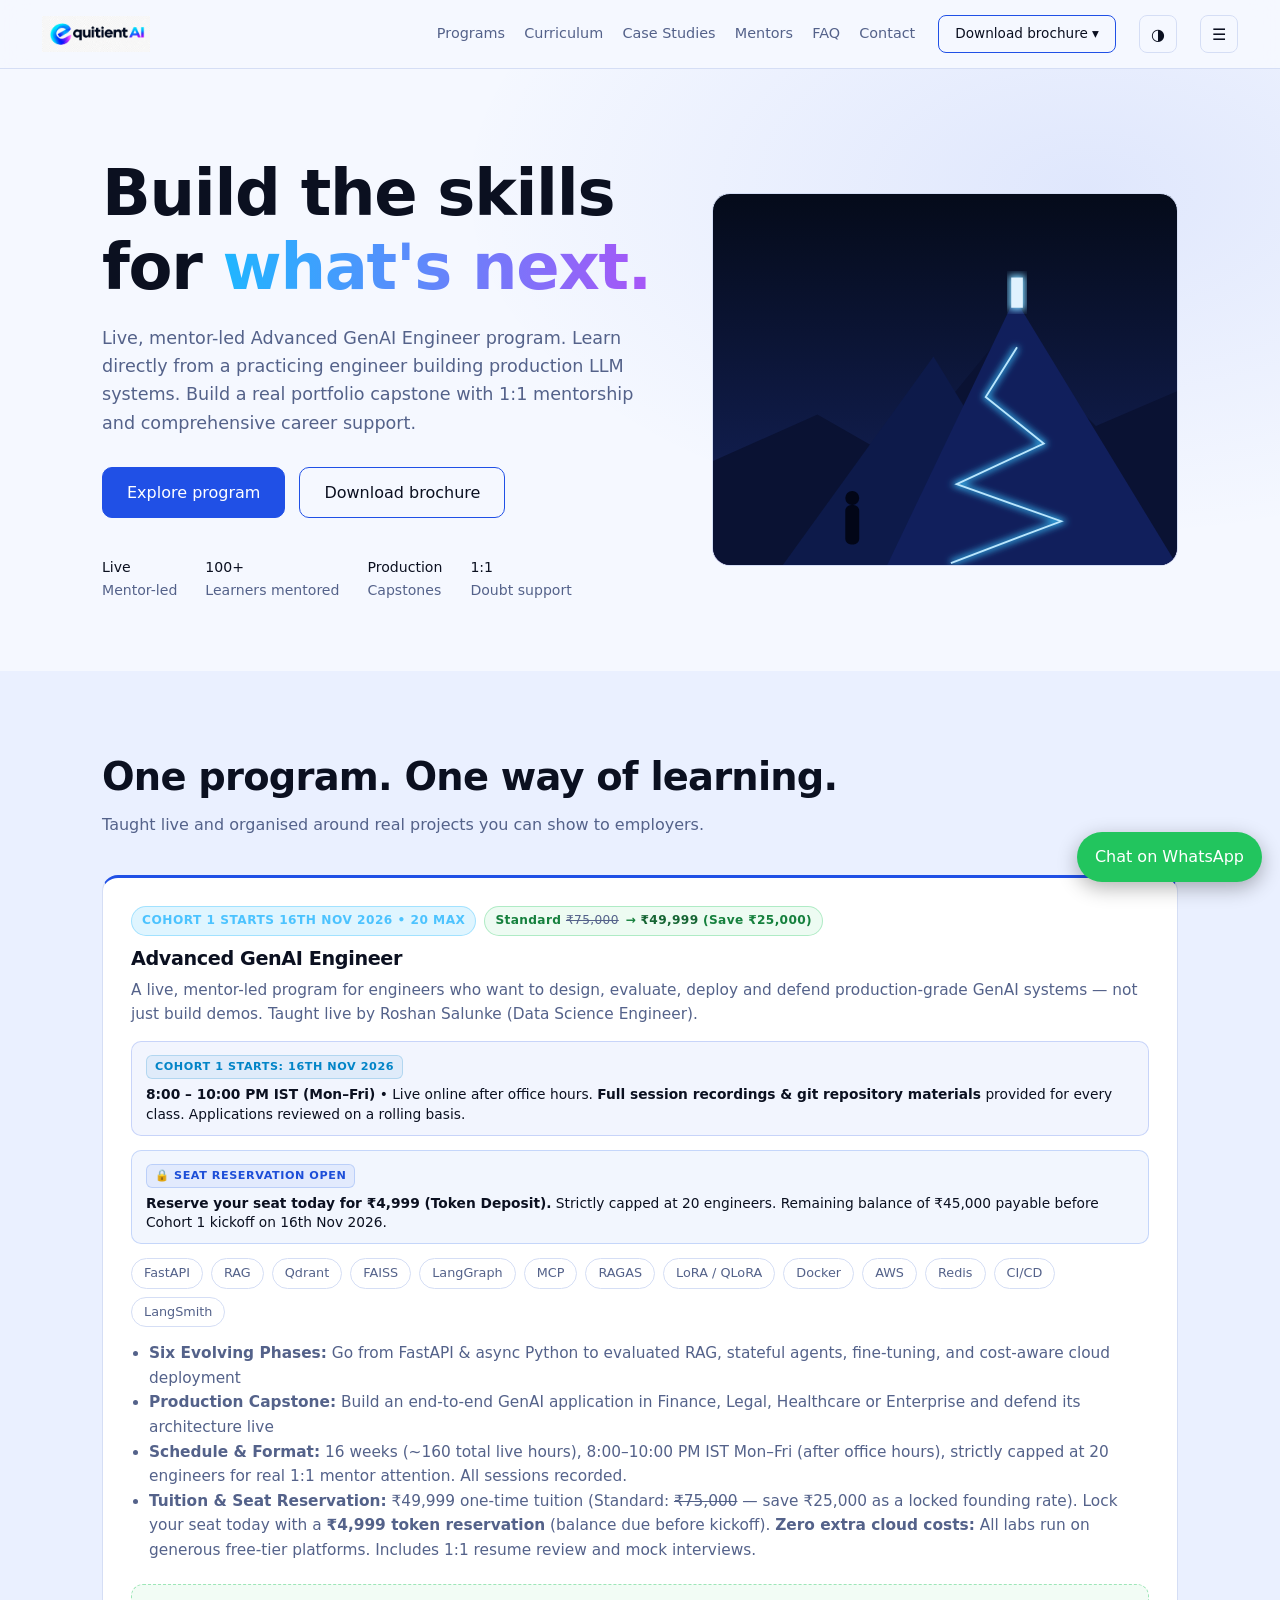
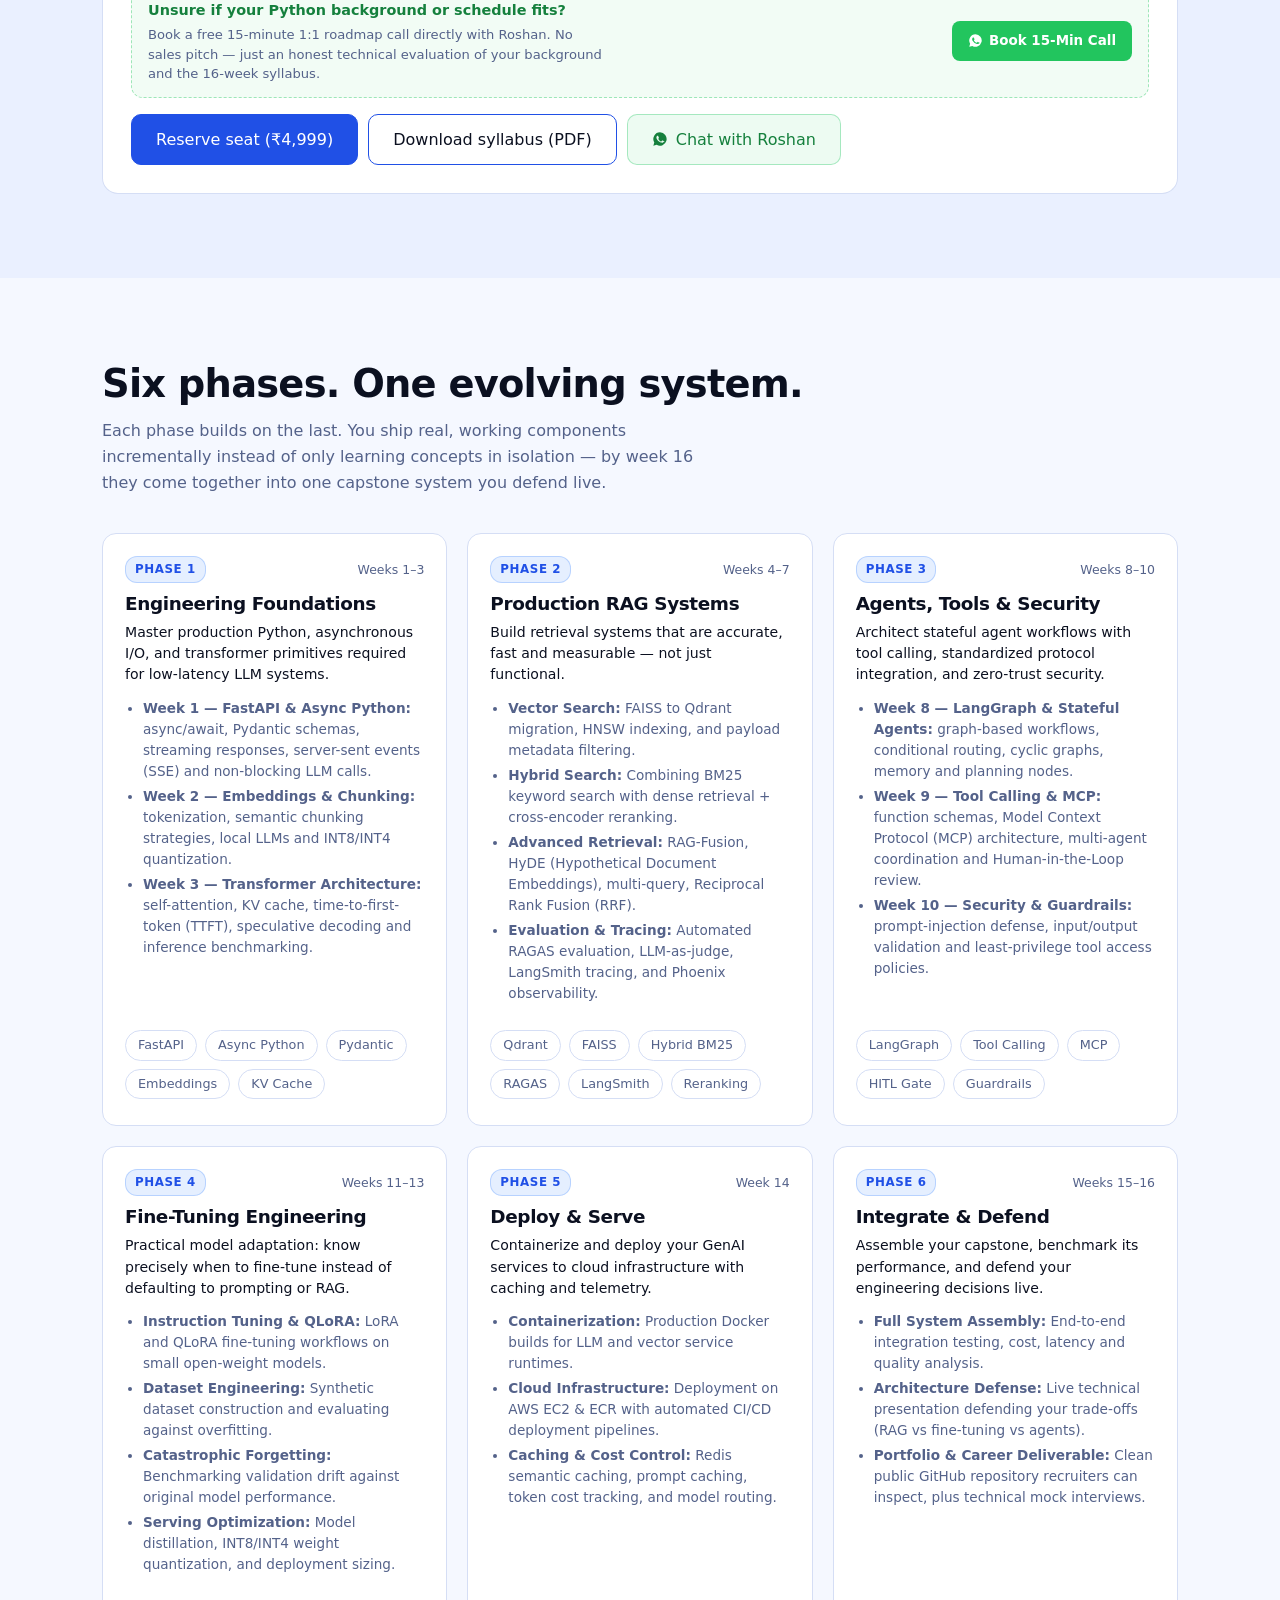
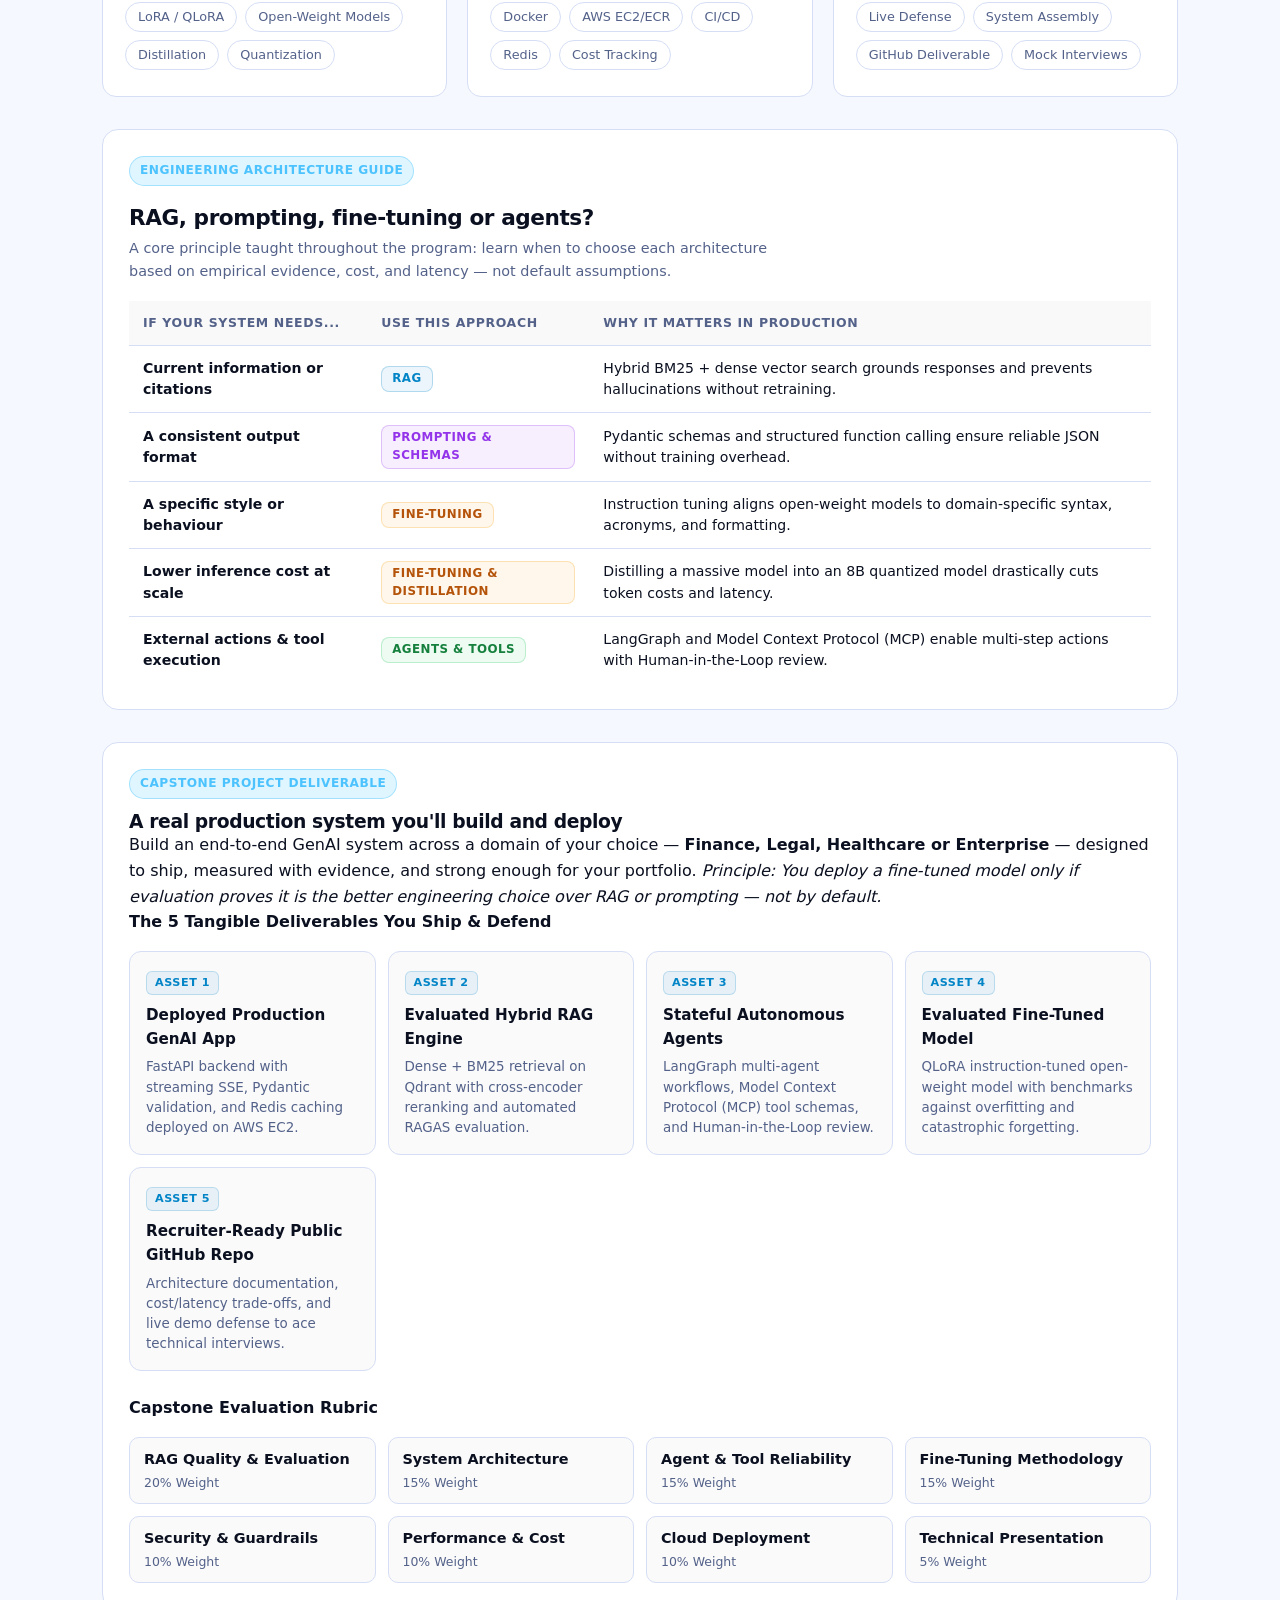
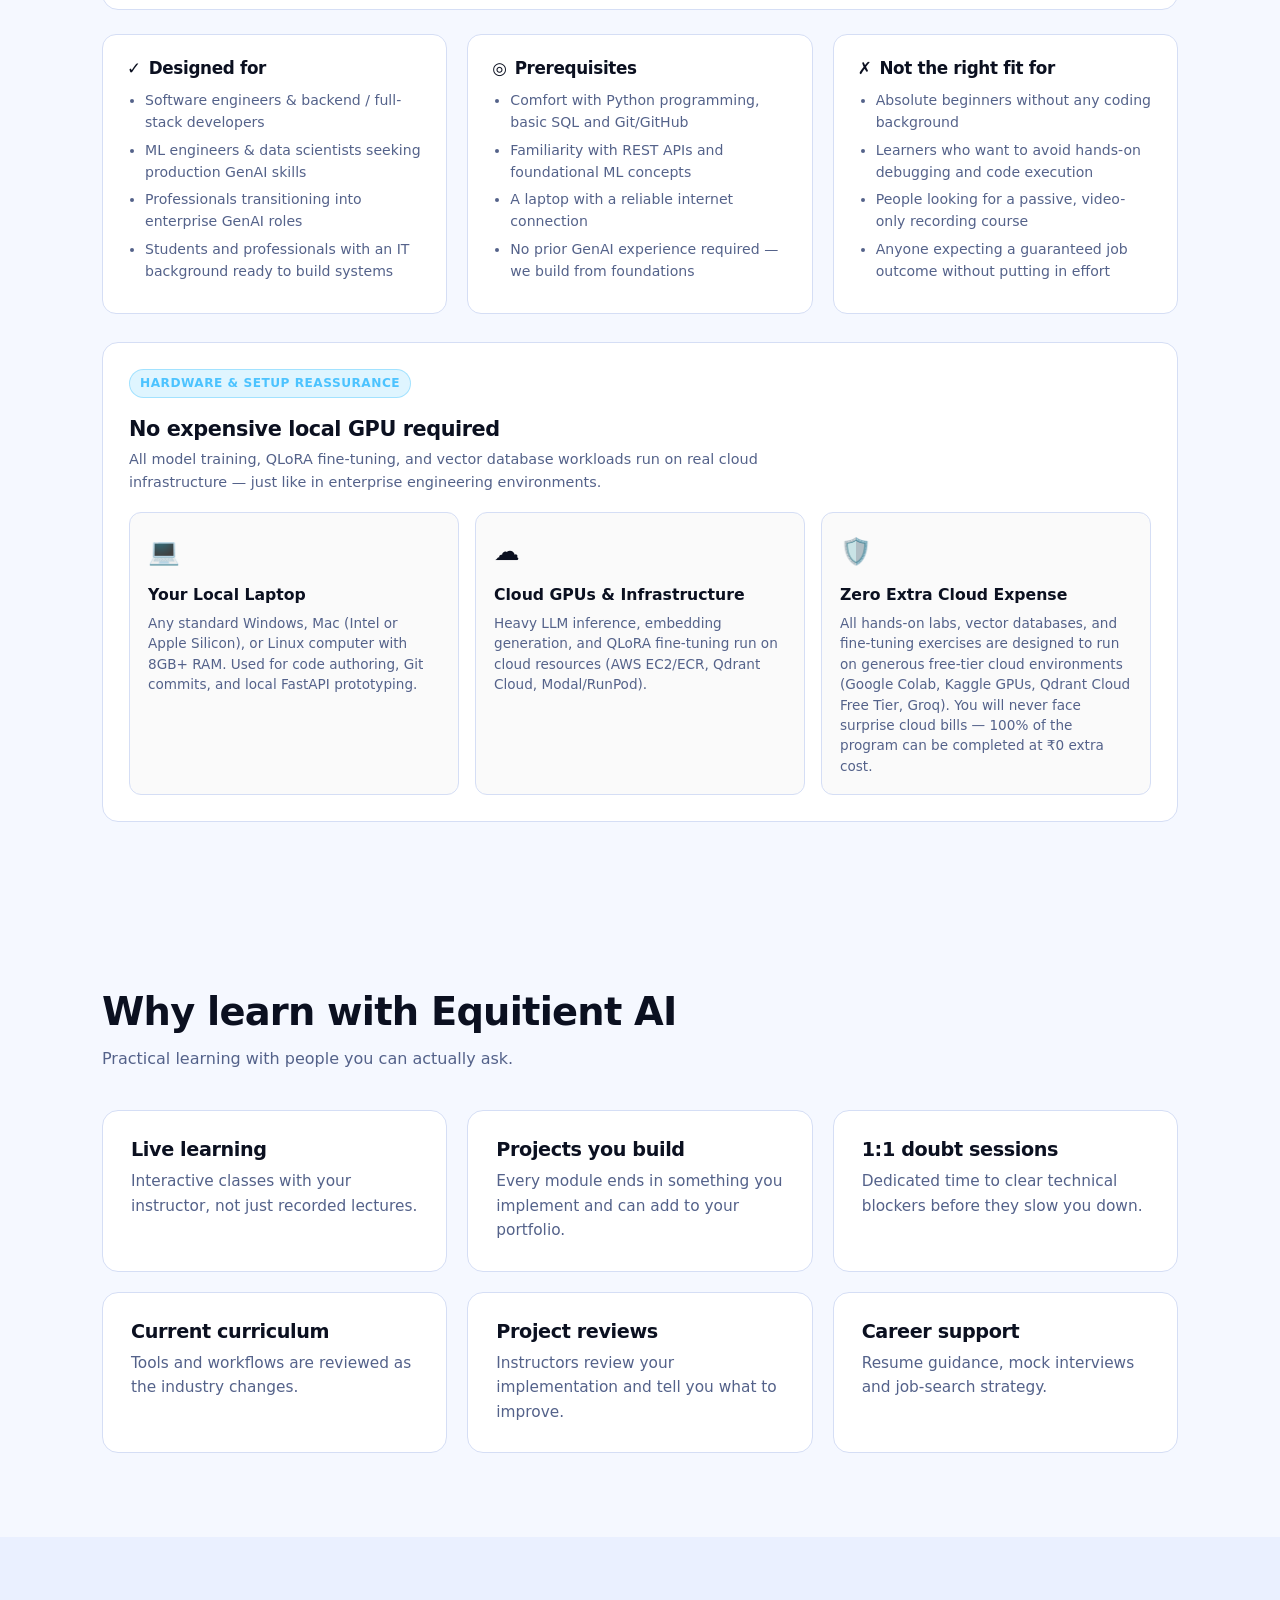
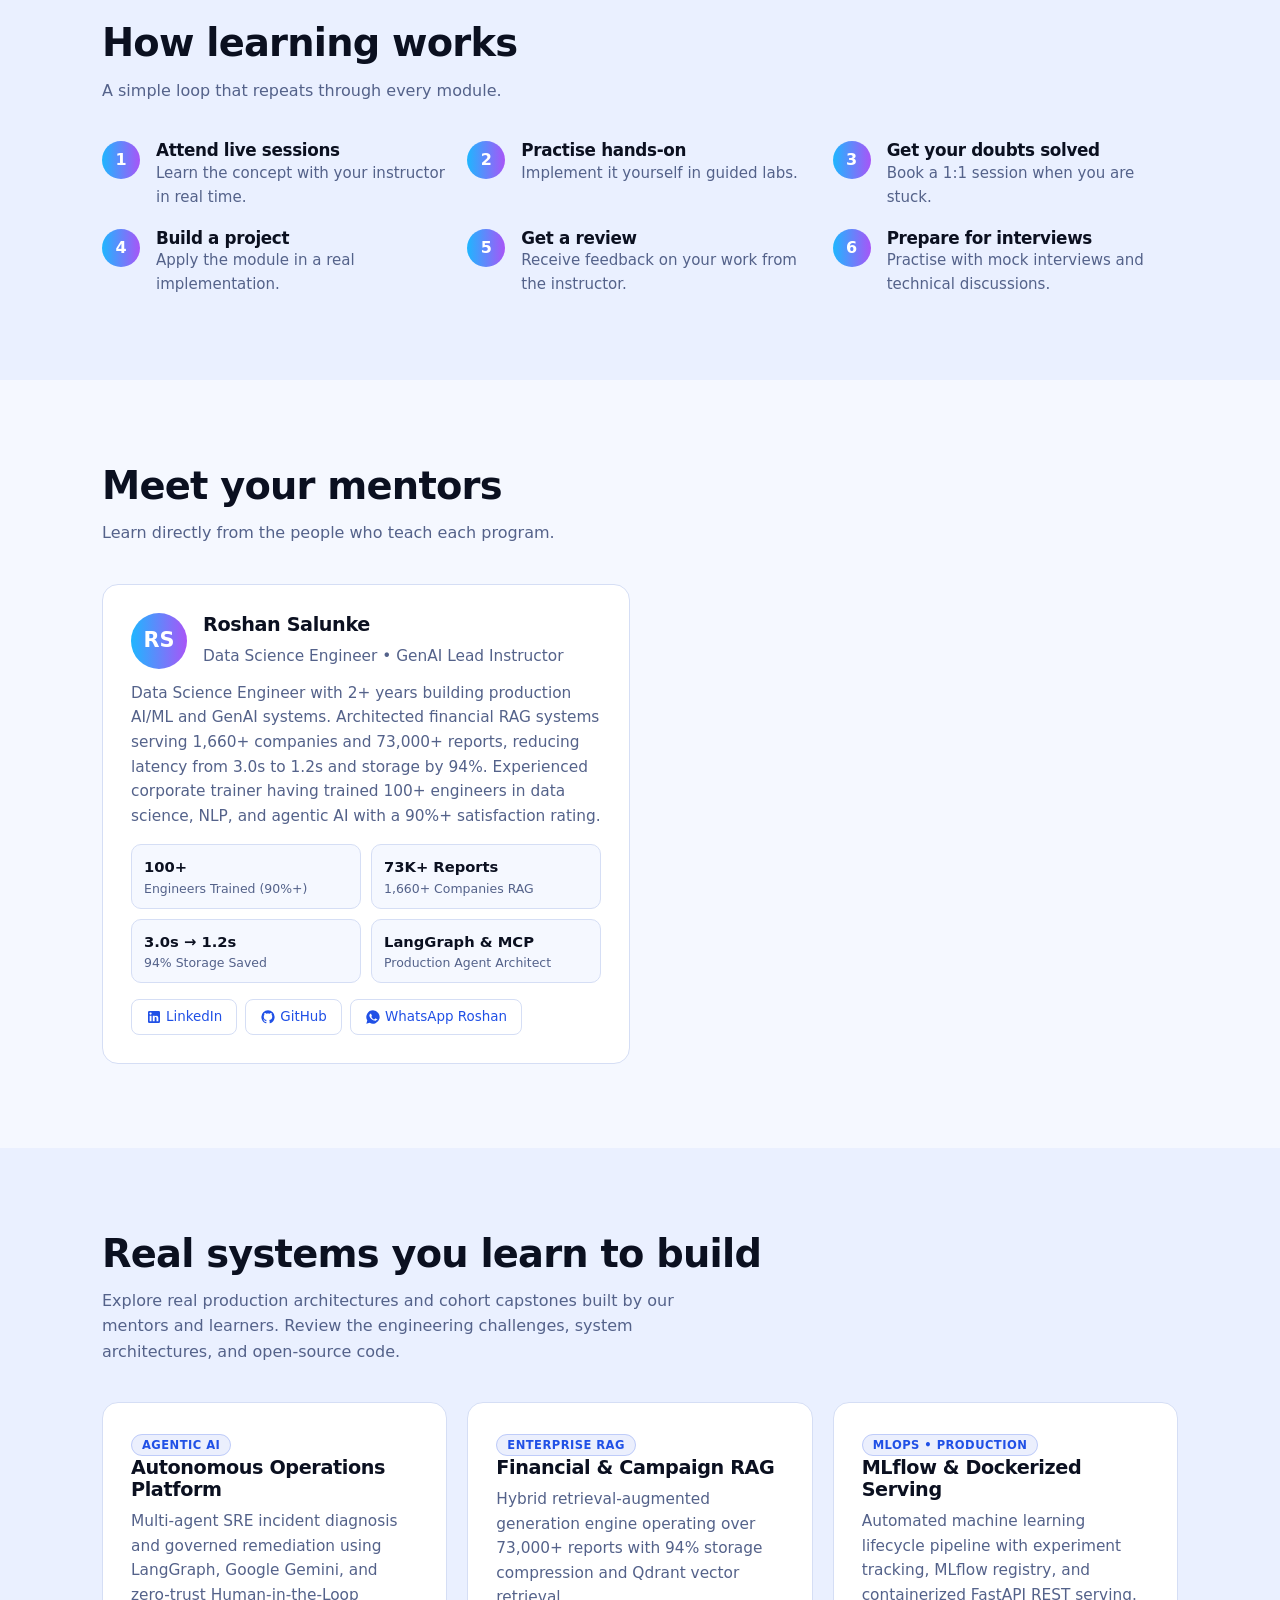
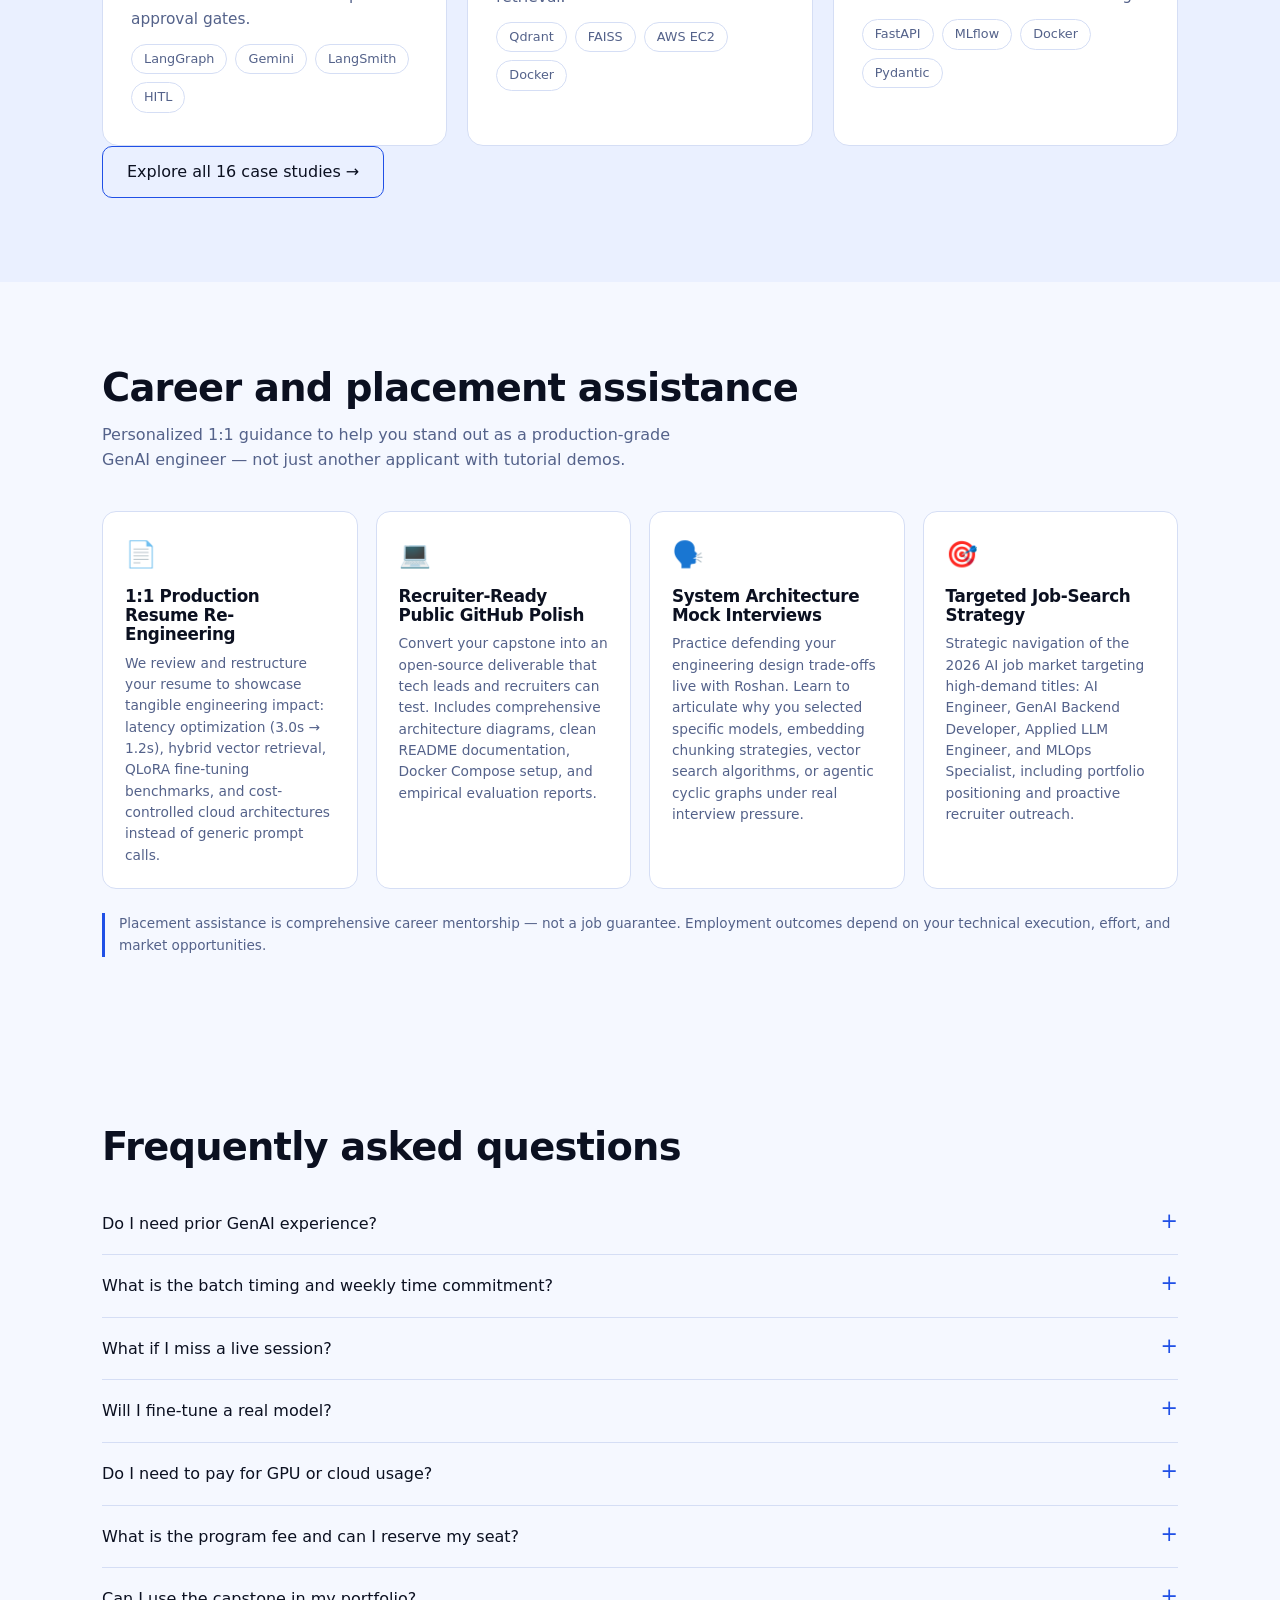
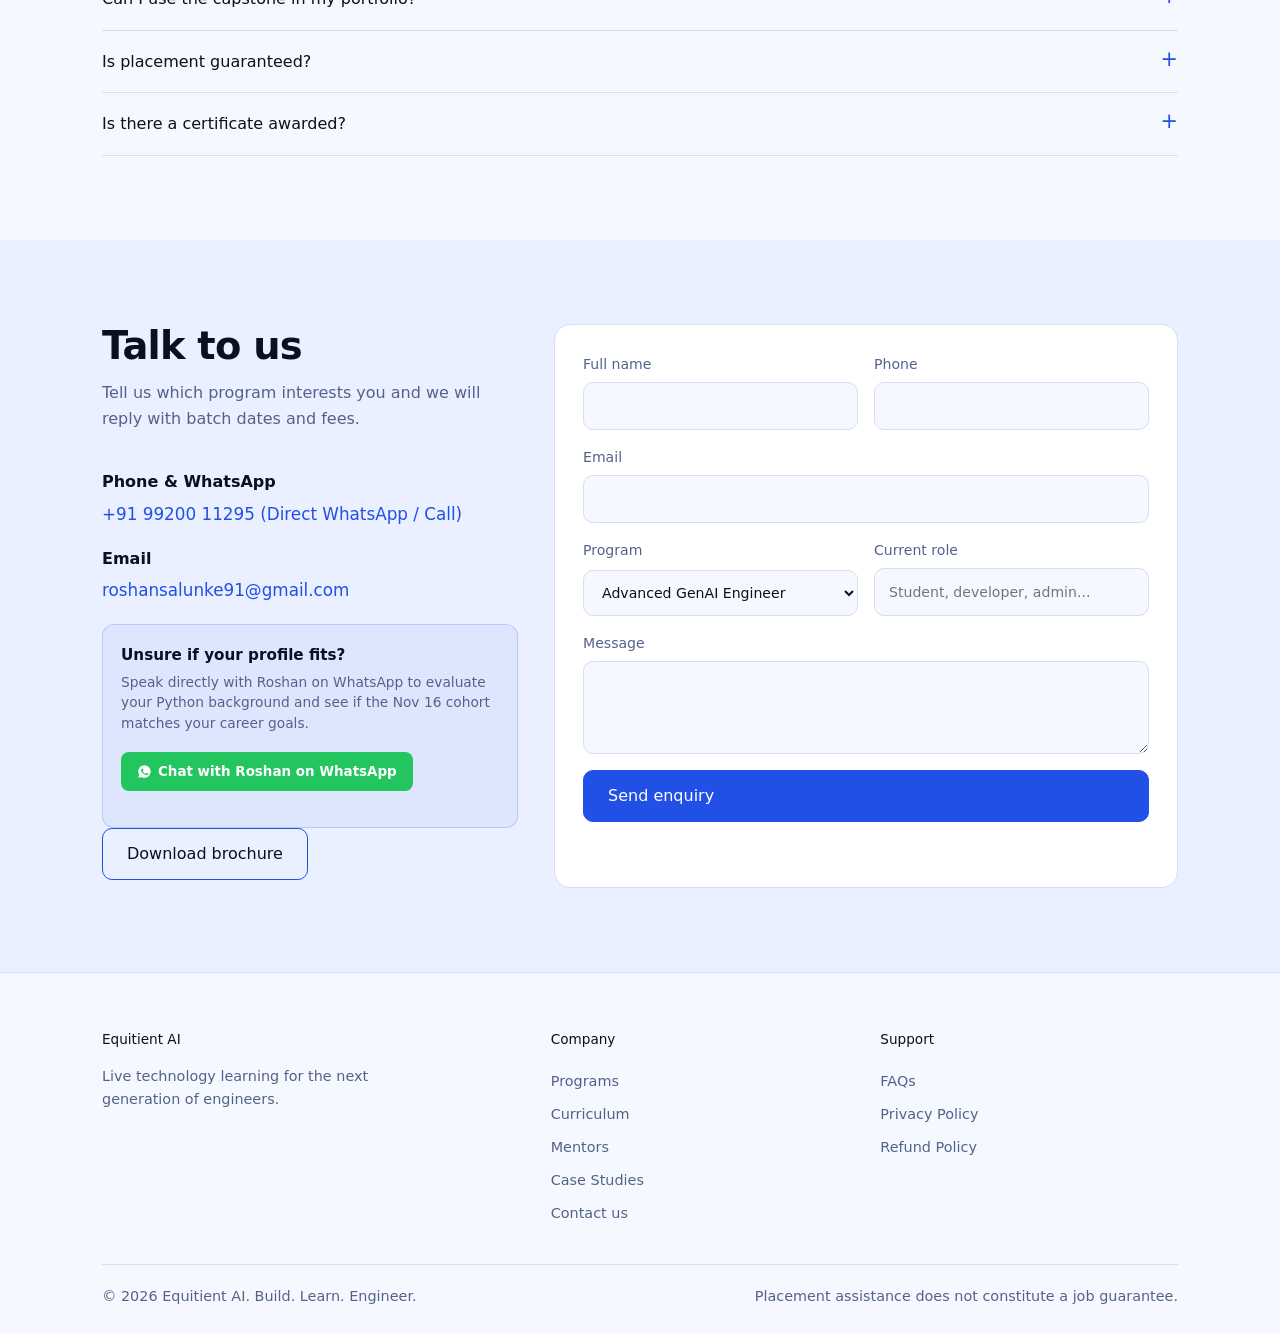
<file: index.html>
<!DOCTYPE html>
<html lang="en" data-theme="dark">
<head>
<meta charset="utf-8">
<meta name="viewport" content="width=device-width, initial-scale=1">
<title>Equitient AI | Live Advanced GenAI Engineering Program</title>
<meta name="description" content="Live, mentor-led Advanced GenAI Engineer program with hands-on projects, real capstones and career support. 16-week live cohort, 20 engineers max. Founding Batch starts 16th Nov 2026.">
<meta name="keywords" content="GenAI course, Generative AI program, LLM engineering course, RAG course, AI agents course, QLoRA fine-tuning, production GenAI, live mentor-led tech course, Equitient AI">
<meta name="author" content="Equitient AI">
<meta name="robots" content="index, follow">
<link rel="canonical" href="https://equitientai.com/">
<meta name="theme-color" content="#050b1a">

<!-- Open Graph / social preview -->
<meta property="og:type" content="website">
<meta property="og:site_name" content="Equitient AI">
<meta property="og:title" content="Equitient AI | Live Advanced GenAI Engineering Program">
<meta property="og:description" content="Live, mentor-led Advanced GenAI Engineer program &mdash; RAG, AI agents, fine-tuning and production deployment. Founding Batch: 16th Nov 2026.">
<meta property="og:url" content="https://equitientai.com/">
<meta property="og:image" content="https://equitientai.com/assets/img/og-cover.png">
<meta name="twitter:card" content="summary_large_image">
<meta name="twitter:title" content="Equitient AI | Live Advanced GenAI Engineering Program">
<meta name="twitter:description" content="Live, mentor-led Advanced GenAI Engineer program &mdash; RAG, AI agents, fine-tuning and production deployment. Founding Batch: 16th Nov 2026.">
<meta name="twitter:image" content="https://equitientai.com/assets/img/og-cover.png">

<meta http-equiv="Content-Security-Policy" content="default-src 'self'; script-src 'self'; style-src 'self' https://fonts.googleapis.com; font-src https://fonts.gstatic.com; img-src 'self' data:; connect-src https://script.google.com https://script.googleusercontent.com; object-src 'none'; base-uri 'self'; form-action 'none'; frame-ancestors 'none'">
<meta name="referrer" content="no-referrer">
<link rel="icon" href="favicon.ico" sizes="any">
<link rel="icon" type="image/png" sizes="32x32" href="assets/img/favicon-32.png">
<link rel="apple-touch-icon" sizes="180x180" href="assets/img/apple-touch-icon.png">
<link rel="preconnect" href="https://fonts.googleapis.com"><link rel="preconnect" href="https://fonts.gstatic.com" crossorigin>
<link href="https://fonts.googleapis.com/css2?family=Outfit:wght@400;500;600;700&display=swap" rel="stylesheet">
<link rel="stylesheet" href="style.css">
<link rel="stylesheet" href="assets/mobile.css">
<script type="application/ld+json">
{
  "@context": "https://schema.org",
  "@type": "EducationalOrganization",
  "name": "Equitient AI",
  "url": "https://equitientai.com/",
  "description": "Live, mentor-led Advanced GenAI Engineer program with hands-on projects and career support. Founding Batch starts 16th Nov 2026.",
  "email": "roshansalunke91@gmail.com",
  "telephone": "+91-99200-11295",
  "sameAs": [
    "https://www.linkedin.com/in/roshan-salunke-865425263/",
    "https://github.com/roshan9900"
  ],
  "founder": {
    "@type": "Person",
    "name": "Roshan Salunke",
    "jobTitle": "Lead GenAI Engineer & Instructor",
    "url": "https://www.linkedin.com/in/roshan-salunke-865425263/",
    "sameAs": [
      "https://www.linkedin.com/in/roshan-salunke-865425263/",
      "https://github.com/roshan9900"
    ]
  },
  "hasCourse": [
    {
      "@type": "Course",
      "name": "Advanced GenAI Engineer Program",
      "description": "A 16-week live program covering RAG, AI agents, fine-tuning and production GenAI deployment.",
      "provider": { "@type": "EducationalOrganization", "name": "Equitient AI" }
    }
  ]
}
</script>
</head>
<body>
<header><div class="wrap"><nav>
  <a class="brand" href="#home" aria-label="Equitient AI home">

    <img
        class="brand-mark logo-dark"
        src="assets/img/og-cover-1.png"
        width="180" height="60"
        alt="Equitient AI"
    >

    <img
        class="brand-mark logo-light"
        src="assets/img/logo.png"
        width="180" height="60"
        alt="Equitient AI"
    >

</a>
<div class="links" id="links">
<a href="#programs">Programs</a><a href="#curriculum">Curriculum</a><a href="case-studies.html">Case Studies</a><a href="#mentors">Mentors</a><a href="#faq">FAQ</a><a href="#contact">Contact</a></div>
<div class="dd" data-dd>
<button class="btn sec dd-btn" type="button" aria-haspopup="true" aria-expanded="false">Download brochure &#9662;</button>
<div class="dd-menu" role="menu">
<button type="button" role="menuitem" data-brochure="genai">Advanced GenAI Engineer brochure</button>
</div></div>
<button class="icon" id="theme" aria-label="Switch between dark and light theme">&#9681;</button>
<button class="icon menu" id="menu" aria-label="Open menu" aria-expanded="false">&#9776;</button>
</nav></div></header>

<main>
<section class="hero" id="home"><div class="wrap">
<div>
<h1>Build the skills for <span class="grad">what's next.</span></h1>
<p>Live, mentor-led Advanced GenAI Engineer program. Learn directly from a practicing engineer building production LLM systems. Build a real portfolio capstone with 1:1 mentorship and comprehensive career support.</p>
<div class="cta"><a class="btn pri" href="#programs">Explore program</a>
<div class="dd" data-dd>
<button class="btn sec dd-btn" type="button" aria-haspopup="true" aria-expanded="false">Download brochure</button>
<div class="dd-menu" role="menu">
<button type="button" role="menuitem" data-brochure="genai">Advanced GenAI Engineer brochure</button>
</div></div>
</div>
<div class="marks"><span><b>Live</b>Mentor-led</span><span><b>100+</b>Learners mentored</span><span><b>Production</b>Capstones</span><span><b>1:1</b>Doubt support</span></div>
</div>
<svg class="art" viewBox="0 0 400 320" role="img" aria-label="A learner climbing a glowing path toward a lit doorway on a mountain">
<defs><filter id="bl"><feGaussianBlur stdDeviation="3"/></filter></defs>
<polygon points="0,320 0,230 90,190 160,230 250,120 330,200 400,170 400,320" fill="#0a1233"/>
<polygon points="60,320 190,140 300,320" fill="#0d1a4a"/>
<polygon points="150,320 260,90 400,320" fill="#111f5c"/>
<polyline points="205,318 300,282 210,250 285,215 235,175 262,132" fill="none" stroke="#38bdf8" stroke-width="4" filter="url(#bl)"/>
<polyline points="205,318 300,282 210,250 285,215 235,175 262,132" fill="none" stroke="#bae6fd" stroke-width="1.6"/>
<rect x="255" y="70" width="14" height="30" fill="#7dd3fc" filter="url(#bl)"/><rect x="257" y="72" width="10" height="26" fill="#e0f2fe"/>
<circle cx="120" cy="262" r="6" fill="#020617"/><rect x="114" y="268" width="12" height="34" rx="5" fill="#020617"/>
</svg>
</div></section>

<section class="alt" id="programs"><div class="wrap">
<h2>One program. One way of learning.</h2>
<p class="lead">Taught live and organised around real projects you can show to employers.</p>
<div class="grid g1">
<article class="card prog">
<div class="prog-badges-row">
  <span class="prog-badge">Cohort 1 Starts 16th Nov 2026 &bull; 20 Max</span>
  <span class="price-anchor-badge">Standard <del>&#8377;75,000</del> &rarr; <b>&#8377;49,999</b> (Save &#8377;25,000)</span>
</div>
<h3>Advanced GenAI Engineer</h3><p>A live, mentor-led program for engineers who want to design, evaluate, deploy and defend production-grade GenAI systems &mdash; not just build demos. Taught live by Roshan Salunke (Data Science Engineer).</p>
<div class="sched-banner">
  <span class="sched-pill">Cohort 1 Starts: 16th Nov 2026</span>
  <p><b>8:00 &ndash; 10:00 PM IST (Mon&ndash;Fri)</b> &bull; Live online after office hours. <b>Full session recordings &amp; git repository materials</b> provided for every class. Applications reviewed on a rolling basis.</p>
</div>
<div class="reserve-seat-banner">
  <span class="reserve-badge">&#128274; Seat Reservation Open</span>
  <p><b>Reserve your seat today for &#8377;4,999 (Token Deposit).</b> Strictly capped at 20 engineers. Remaining balance of &#8377;45,000 payable before Cohort 1 kickoff on 16th Nov 2026.</p>
</div>
<div class="tags"><span>FastAPI</span><span>RAG</span><span>Qdrant</span><span>FAISS</span><span>LangGraph</span><span>MCP</span><span>RAGAS</span><span>LoRA / QLoRA</span><span>Docker</span><span>AWS</span><span>Redis</span><span>CI/CD</span><span>LangSmith</span></div>
<ul><li><b>Six Evolving Phases:</b> Go from FastAPI &amp; async Python to evaluated RAG, stateful agents, fine-tuning, and cost-aware cloud deployment</li><li><b>Production Capstone:</b> Build an end-to-end GenAI application in Finance, Legal, Healthcare or Enterprise and defend its architecture live</li><li><b>Schedule &amp; Format:</b> 16 weeks (~160 total live hours), 8:00&ndash;10:00 PM IST Mon&ndash;Fri (after office hours), strictly capped at 20 engineers for real 1:1 mentor attention. All sessions recorded.</li><li><b>Tuition &amp; Seat Reservation:</b> &#8377;49,999 one-time tuition (Standard: <del>&#8377;75,000</del> &mdash; save &#8377;25,000 as a locked founding rate). Lock your seat today with a <b>&#8377;4,999 token reservation</b> (balance due before kickoff). <b>Zero extra cloud costs:</b> All labs run on generous free-tier platforms. Includes 1:1 resume review and mock interviews.</li></ul>
<div class="consult-callout">
  <div class="consult-text">
    <b>Unsure if your Python background or schedule fits?</b>
    <span>Book a free 15-minute 1:1 roadmap call directly with Roshan. No sales pitch &mdash; just an honest technical evaluation of your background and the 16-week syllabus.</span>
  </div>
  <a class="btn wa-consult-sm" href="https://wa.me/919920011295?text=Hi%20Roshan%2C%20I%20want%20to%20book%20a%20free%2015-minute%201%3A1%20profile%20evaluation%20call%20for%20the%20Nov%2016%20Advanced%20GenAI%20batch." target="_blank" rel="noopener noreferrer">
    <svg viewBox="0 0 24 24" width="15" height="15" fill="currentColor" aria-hidden="true"><path d="M12 2a10 10 0 0 0-8.6 15.1L2 22l5-1.3A10 10 0 1 0 12 2zm5.8 14.2c-.25.7-1.4 1.3-1.95 1.35-.5.05-1.1.07-1.8-.12-.4-.13-.95-.3-1.6-.6-2.8-1.2-4.6-4-4.75-4.2-.14-.2-1.1-1.5-1.1-2.8s.7-2 .95-2.25c.25-.27.55-.33.73-.33h.52c.17 0 .4-.05.6.45.25.6.85 2.1.92 2.25.08.15.12.33.02.52-.1.2-.15.33-.3.5-.15.18-.3.38-.45.5-.15.15-.3.3-.13.6.17.3.78 1.28 1.67 2.07 1.15 1 2.1 1.33 2.4 1.48.3.15.48.12.65-.07.18-.2.75-.87.95-1.17.2-.3.4-.25.67-.15.28.1 1.75.83 2.05.98.3.15.5.22.57.35.07.12.07.72-.18 1.4z"/></svg>
    Book 15-Min Call
  </a>
</div>
<div class="row2"><a class="btn pri" href="#contact" data-program="Advanced GenAI Engineer">Reserve seat (&#8377;4,999)</a>
<button class="btn sec" type="button" data-brochure="genai">Download syllabus (PDF)</button>
<a class="btn wa-consult" href="https://wa.me/919920011295?text=Hi%20Roshan%2C%20I%20have%20a%20few%20questions%20about%20the%20Advanced%20GenAI%20Engineer%20Founding%20Batch.%20Can%20we%20evaluate%20if%20my%20background%20is%20a%20fit%3F" target="_blank" rel="noopener noreferrer"><svg viewBox="0 0 24 24" width="16" height="16" fill="currentColor" aria-hidden="true"><path d="M12 2a10 10 0 0 0-8.6 15.1L2 22l5-1.3A10 10 0 1 0 12 2zm5.8 14.2c-.25.7-1.4 1.3-1.95 1.35-.5.05-1.1.07-1.8-.12-.4-.13-.95-.3-1.6-.6-2.8-1.2-4.6-4-4.75-4.2-.14-.2-1.1-1.5-1.1-2.8s.7-2 .95-2.25c.25-.27.55-.33.73-.33h.52c.17 0 .4-.05.6.45.25.6.85 2.1.92 2.25.08.15.12.33.02.52-.1.2-.15.33-.3.5-.15.18-.3.38-.45.5-.15.15-.3.3-.13.6.17.3.78 1.28 1.67 2.07 1.15 1 2.1 1.33 2.4 1.48.3.15.48.12.65-.07.18-.2.75-.87.95-1.17.2-.3.4-.25.67-.15.28.1 1.75.83 2.05.98.3.15.5.22.57.35.07.12.07.72-.18 1.4z"/></svg>Chat with Roshan</a></div></article>
</div></div></section>

<section id="curriculum"><div class="wrap">
<h2>Six phases. One evolving system.</h2>
<p class="lead">Each phase builds on the last. You ship real, working components incrementally instead of only learning concepts in isolation &mdash; by week 16 they come together into one capstone system you defend live.</p>

<div class="phase-grid">
  <!-- Phase 1 -->
  <div class="phase-card">
    <div>
      <div class="phase-header"><span class="phase-num">Phase 1</span><span class="phase-weeks">Weeks 1&ndash;3</span></div>
      <h3>Engineering Foundations</h3>
      <p>Master production Python, asynchronous I/O, and transformer primitives required for low-latency LLM systems.</p>
      <ul class="phase-bullets">
        <li><b>Week 1 &mdash; FastAPI &amp; Async Python:</b> async/await, Pydantic schemas, streaming responses, server-sent events (SSE) and non-blocking LLM calls.</li>
        <li><b>Week 2 &mdash; Embeddings &amp; Chunking:</b> tokenization, semantic chunking strategies, local LLMs and INT8/INT4 quantization.</li>
        <li><b>Week 3 &mdash; Transformer Architecture:</b> self-attention, KV cache, time-to-first-token (TTFT), speculative decoding and inference benchmarking.</li>
      </ul>
    </div>
    <div class="tags"><span>FastAPI</span><span>Async Python</span><span>Pydantic</span><span>Embeddings</span><span>KV Cache</span></div>
  </div>

  <!-- Phase 2 -->
  <div class="phase-card">
    <div>
      <div class="phase-header"><span class="phase-num">Phase 2</span><span class="phase-weeks">Weeks 4&ndash;7</span></div>
      <h3>Production RAG Systems</h3>
      <p>Build retrieval systems that are accurate, fast and measurable &mdash; not just functional.</p>
      <ul class="phase-bullets">
        <li><b>Vector Search:</b> FAISS to Qdrant migration, HNSW indexing, and payload metadata filtering.</li>
        <li><b>Hybrid Search:</b> Combining BM25 keyword search with dense retrieval + cross-encoder reranking.</li>
        <li><b>Advanced Retrieval:</b> RAG-Fusion, HyDE (Hypothetical Document Embeddings), multi-query, Reciprocal Rank Fusion (RRF).</li>
        <li><b>Evaluation &amp; Tracing:</b> Automated RAGAS evaluation, LLM-as-judge, LangSmith tracing, and Phoenix observability.</li>
      </ul>
    </div>
    <div class="tags"><span>Qdrant</span><span>FAISS</span><span>Hybrid BM25</span><span>RAGAS</span><span>LangSmith</span><span>Reranking</span></div>
  </div>

  <!-- Phase 3 -->
  <div class="phase-card">
    <div>
      <div class="phase-header"><span class="phase-num">Phase 3</span><span class="phase-weeks">Weeks 8&ndash;10</span></div>
      <h3>Agents, Tools &amp; Security</h3>
      <p>Architect stateful agent workflows with tool calling, standardized protocol integration, and zero-trust security.</p>
      <ul class="phase-bullets">
        <li><b>Week 8 &mdash; LangGraph &amp; Stateful Agents:</b> graph-based workflows, conditional routing, cyclic graphs, memory and planning nodes.</li>
        <li><b>Week 9 &mdash; Tool Calling &amp; MCP:</b> function schemas, Model Context Protocol (MCP) architecture, multi-agent coordination and Human-in-the-Loop review.</li>
        <li><b>Week 10 &mdash; Security &amp; Guardrails:</b> prompt-injection defense, input/output validation and least-privilege tool access policies.</li>
      </ul>
    </div>
    <div class="tags"><span>LangGraph</span><span>Tool Calling</span><span>MCP</span><span>HITL Gate</span><span>Guardrails</span></div>
  </div>

  <!-- Phase 4 -->
  <div class="phase-card">
    <div>
      <div class="phase-header"><span class="phase-num">Phase 4</span><span class="phase-weeks">Weeks 11&ndash;13</span></div>
      <h3>Fine-Tuning Engineering</h3>
      <p>Practical model adaptation: know precisely when to fine-tune instead of defaulting to prompting or RAG.</p>
      <ul class="phase-bullets">
        <li><b>Instruction Tuning &amp; QLoRA:</b> LoRA and QLoRA fine-tuning workflows on small open-weight models.</li>
        <li><b>Dataset Engineering:</b> Synthetic dataset construction and evaluating against overfitting.</li>
        <li><b>Catastrophic Forgetting:</b> Benchmarking validation drift against original model performance.</li>
        <li><b>Serving Optimization:</b> Model distillation, INT8/INT4 weight quantization, and deployment sizing.</li>
      </ul>
    </div>
    <div class="tags"><span>LoRA / QLoRA</span><span>Open-Weight Models</span><span>Distillation</span><span>Quantization</span></div>
  </div>

  <!-- Phase 5 -->
  <div class="phase-card">
    <div>
      <div class="phase-header"><span class="phase-num">Phase 5</span><span class="phase-weeks">Week 14</span></div>
      <h3>Deploy &amp; Serve</h3>
      <p>Containerize and deploy your GenAI services to cloud infrastructure with caching and telemetry.</p>
      <ul class="phase-bullets">
        <li><b>Containerization:</b> Production Docker builds for LLM and vector service runtimes.</li>
        <li><b>Cloud Infrastructure:</b> Deployment on AWS EC2 &amp; ECR with automated CI/CD deployment pipelines.</li>
        <li><b>Caching &amp; Cost Control:</b> Redis semantic caching, prompt caching, token cost tracking, and model routing.</li>
      </ul>
    </div>
    <div class="tags"><span>Docker</span><span>AWS EC2/ECR</span><span>CI/CD</span><span>Redis</span><span>Cost Tracking</span></div>
  </div>

  <!-- Phase 6 -->
  <div class="phase-card">
    <div>
      <div class="phase-header"><span class="phase-num">Phase 6</span><span class="phase-weeks">Weeks 15&ndash;16</span></div>
      <h3>Integrate &amp; Defend</h3>
      <p>Assemble your capstone, benchmark its performance, and defend your engineering decisions live.</p>
      <ul class="phase-bullets">
        <li><b>Full System Assembly:</b> End-to-end integration testing, cost, latency and quality analysis.</li>
        <li><b>Architecture Defense:</b> Live technical presentation defending your trade-offs (RAG vs fine-tuning vs agents).</li>
        <li><b>Portfolio &amp; Career Deliverable:</b> Clean public GitHub repository recruiters can inspect, plus technical mock interviews.</li>
      </ul>
    </div>
    <div class="tags"><span>Live Defense</span><span>System Assembly</span><span>GitHub Deliverable</span><span>Mock Interviews</span></div>
  </div>
</div>

<!-- Quick Guide: Architecture Decision Matrix (From Official Brochure Page 3) -->
<div class="decision-guide-box">
  <div class="decision-guide-header">
    <span class="prog-badge">Engineering Architecture Guide</span>
    <h3>RAG, prompting, fine-tuning or agents?</h3>
    <p>A core principle taught throughout the program: learn when to choose each architecture based on empirical evidence, cost, and latency &mdash; not default assumptions.</p>
  </div>
  <div class="decision-table-wrap">
    <table class="decision-table">
      <thead>
        <tr>
          <th>If your system needs...</th>
          <th>Use this approach</th>
          <th>Why it matters in production</th>
        </tr>
      </thead>
      <tbody>
        <tr>
          <td><b>Current information or citations</b></td>
          <td><span class="tech-pill pill-rag">RAG</span></td>
          <td>Hybrid BM25 + dense vector search grounds responses and prevents hallucinations without retraining.</td>
        </tr>
        <tr>
          <td><b>A consistent output format</b></td>
          <td><span class="tech-pill pill-prompt">Prompting &amp; Schemas</span></td>
          <td>Pydantic schemas and structured function calling ensure reliable JSON without training overhead.</td>
        </tr>
        <tr>
          <td><b>A specific style or behaviour</b></td>
          <td><span class="tech-pill pill-ft">Fine-Tuning</span></td>
          <td>Instruction tuning aligns open-weight models to domain-specific syntax, acronyms, and formatting.</td>
        </tr>
        <tr>
          <td><b>Lower inference cost at scale</b></td>
          <td><span class="tech-pill pill-ft">Fine-Tuning &amp; Distillation</span></td>
          <td>Distilling a massive model into an 8B quantized model drastically cuts token costs and latency.</td>
        </tr>
        <tr>
          <td><b>External actions &amp; tool execution</b></td>
          <td><span class="tech-pill pill-agent">Agents &amp; Tools</span></td>
          <td>LangGraph and Model Context Protocol (MCP) enable multi-step actions with Human-in-the-Loop review.</td>
        </tr>
      </tbody>
    </table>
  </div>
</div>

<!-- Capstone Deliverable & Rubric -->
<div class="rubric-box">
  <span class="prog-badge">Capstone Project Deliverable</span>
  <h3 style="font-size:1.4rem;margin:10px 0 6px">A real production system you'll build and deploy</h3>
  <p style="color:var(--mut);max-width:70ch;margin-bottom:18px">Build an end-to-end GenAI system across a domain of your choice &mdash; <b>Finance, Legal, Healthcare or Enterprise</b> &mdash; designed to ship, measured with evidence, and strong enough for your portfolio. <i>Principle: You deploy a fine-tuned model only if evaluation proves it is the better engineering choice over RAG or prompting &mdash; not by default.</i></p>

  <h4 style="font-size:.84rem;text-transform:uppercase;letter-spacing:.05em;color:var(--mut);margin:20px 0 10px">The 5 Tangible Deliverables You Ship &amp; Defend</h4>
  <div class="deliverables-grid">
    <div class="deliverable-card">
      <span class="deliverable-badge">Asset 1</span>
      <h4>Deployed Production GenAI App</h4>
      <p>FastAPI backend with streaming SSE, Pydantic validation, and Redis caching deployed on AWS EC2.</p>
    </div>
    <div class="deliverable-card">
      <span class="deliverable-badge">Asset 2</span>
      <h4>Evaluated Hybrid RAG Engine</h4>
      <p>Dense + BM25 retrieval on Qdrant with cross-encoder reranking and automated RAGAS evaluation.</p>
    </div>
    <div class="deliverable-card">
      <span class="deliverable-badge">Asset 3</span>
      <h4>Stateful Autonomous Agents</h4>
      <p>LangGraph multi-agent workflows, Model Context Protocol (MCP) tool schemas, and Human-in-the-Loop review.</p>
    </div>
    <div class="deliverable-card">
      <span class="deliverable-badge">Asset 4</span>
      <h4>Evaluated Fine-Tuned Model</h4>
      <p>QLoRA instruction-tuned open-weight model with benchmarks against overfitting and catastrophic forgetting.</p>
    </div>
    <div class="deliverable-card">
      <span class="deliverable-badge">Asset 5</span>
      <h4>Recruiter-Ready Public GitHub Repo</h4>
      <p>Architecture documentation, cost/latency trade-offs, and live demo defense to ace technical interviews.</p>
    </div>
  </div>

  <h4 style="font-size:.84rem;text-transform:uppercase;letter-spacing:.05em;color:var(--mut);margin-bottom:12px">Capstone Evaluation Rubric</h4>
  <div class="rubric-grid">
    <div class="rubric-item"><b>RAG Quality &amp; Evaluation</b><span>20% Weight</span></div>
    <div class="rubric-item"><b>System Architecture</b><span>15% Weight</span></div>
    <div class="rubric-item"><b>Agent &amp; Tool Reliability</b><span>15% Weight</span></div>
    <div class="rubric-item"><b>Fine-Tuning Methodology</b><span>15% Weight</span></div>
    <div class="rubric-item"><b>Security &amp; Guardrails</b><span>10% Weight</span></div>
    <div class="rubric-item"><b>Performance &amp; Cost</b><span>10% Weight</span></div>
    <div class="rubric-item"><b>Cloud Deployment</b><span>10% Weight</span></div>
    <div class="rubric-item"><b>Technical Presentation</b><span>5% Weight</span></div>
  </div>
</div>

<!-- Fit & Prerequisites Guide -->
<div class="fit-grid">
  <div class="fit-card">
    <h3><span style="color:#22c55e">&#10003;</span> Designed for</h3>
    <ul>
      <li>Software engineers &amp; backend / full-stack developers</li>
      <li>ML engineers &amp; data scientists seeking production GenAI skills</li>
      <li>Professionals transitioning into enterprise GenAI roles</li>
      <li>Students and professionals with an IT background ready to build systems</li>
    </ul>
  </div>
  <div class="fit-card">
    <h3><span style="color:#38bdf8">&#9678;</span> Prerequisites</h3>
    <ul>
      <li>Comfort with Python programming, basic SQL and Git/GitHub</li>
      <li>Familiarity with REST APIs and foundational ML concepts</li>
      <li>A laptop with a reliable internet connection</li>
      <li>No prior GenAI experience required &mdash; we build from foundations</li>
    </ul>
  </div>
  <div class="fit-card">
    <h3><span style="color:#ef4444">&#10007;</span> Not the right fit for</h3>
    <ul>
      <li>Absolute beginners without any coding background</li>
      <li>Learners who want to avoid hands-on debugging and code execution</li>
      <li>People looking for a passive, video-only recording course</li>
      <li>Anyone expecting a guaranteed job outcome without putting in effort</li>
    </ul>
  </div>
</div>

<!-- Hardware & Cloud Infrastructure Reassurance (From Official Brochure Page 6) -->
<div class="hardware-box">
  <div class="hw-header">
    <span class="prog-badge">Hardware &amp; Setup Reassurance</span>
    <h3>No expensive local GPU required</h3>
    <p>All model training, QLoRA fine-tuning, and vector database workloads run on real cloud infrastructure &mdash; just like in enterprise engineering environments.</p>
  </div>
  <div class="hw-grid">
    <div class="hw-card">
      <div class="hw-icon">&#128187;</div>
      <h4>Your Local Laptop</h4>
      <p>Any standard Windows, Mac (Intel or Apple Silicon), or Linux computer with 8GB+ RAM. Used for code authoring, Git commits, and local FastAPI prototyping.</p>
    </div>
    <div class="hw-card">
      <div class="hw-icon">&#9729;&#65039;</div>
      <h4>Cloud GPUs &amp; Infrastructure</h4>
      <p>Heavy LLM inference, embedding generation, and QLoRA fine-tuning run on cloud resources (AWS EC2/ECR, Qdrant Cloud, Modal/RunPod).</p>
    </div>
    <div class="hw-card">
      <div class="hw-icon">&#128737;&#65039;</div>
      <h4>Zero Extra Cloud Expense</h4>
      <p>All hands-on labs, vector databases, and fine-tuning exercises are designed to run on generous free-tier cloud environments (Google Colab, Kaggle GPUs, Qdrant Cloud Free Tier, Groq). You will never face surprise cloud bills &mdash; 100% of the program can be completed at &#8377;0 extra cost.</p>
    </div>
  </div>
</div>

</div></section>

<section id="why"><div class="wrap">
<h2>Why learn with Equitient AI</h2><p class="lead">Practical learning with people you can actually ask.</p>
<div class="grid g3">
<div class="card"><h3>Live learning</h3><p>Interactive classes with your instructor, not just recorded lectures.</p></div>
<div class="card"><h3>Projects you build</h3><p>Every module ends in something you implement and can add to your portfolio.</p></div>
<div class="card"><h3>1:1 doubt sessions</h3><p>Dedicated time to clear technical blockers before they slow you down.</p></div>
<div class="card"><h3>Current curriculum</h3><p>Tools and workflows are reviewed as the industry changes.</p></div>
<div class="card"><h3>Project reviews</h3><p>Instructors review your implementation and tell you what to improve.</p></div>
<div class="card"><h3>Career support</h3><p>Resume guidance, mock interviews and job-search strategy.</p></div>
</div></div></section>

<section class="alt" id="learning"><div class="wrap">
<h2>How learning works</h2><p class="lead">A simple loop that repeats through every module.</p>
<div class="steps">
<div><h3>Attend live sessions</h3><p>Learn the concept with your instructor in real time.</p></div>
<div><h3>Practise hands-on</h3><p>Implement it yourself in guided labs.</p></div>
<div><h3>Get your doubts solved</h3><p>Book a 1:1 session when you are stuck.</p></div>
<div><h3>Build a project</h3><p>Apply the module in a real implementation.</p></div>
<div><h3>Get a review</h3><p>Receive feedback on your work from the instructor.</p></div>
<div><h3>Prepare for interviews</h3><p>Practise with mock interviews and technical discussions.</p></div>
</div></div></section>

<section id="mentors"><div class="wrap">
<h2>Meet your mentors</h2><p class="lead">Learn directly from the people who teach each program.</p>
<div class="grid g2">
<div class="card mentor-card">
  <div class="who"><div class="av">RS</div><div><h3>Roshan Salunke</h3><p>Data Science Engineer &bull; GenAI Lead Instructor</p></div></div>
  <p>Data Science Engineer with 2+ years building production AI/ML and GenAI systems. Architected financial RAG systems serving 1,660+ companies and 73,000+ reports, reducing latency from 3.0s to 1.2s and storage by 94%. Experienced corporate trainer having trained 100+ engineers in data science, NLP, and agentic AI with a 90%+ satisfaction rating.</p>
  <div class="mentor-stats">
    <div class="stat-pill"><b>100+</b><span>Engineers Trained (90%+)</span></div>
    <div class="stat-pill"><b>73K+ Reports</b><span>1,660+ Companies RAG</span></div>
    <div class="stat-pill"><b>3.0s &rarr; 1.2s</b><span>94% Storage Saved</span></div>
    <div class="stat-pill"><b>LangGraph &amp; MCP</b><span>Production Agent Architect</span></div>
  </div>
  <div class="mentor-links">
    <a class="link-btn" href="https://www.linkedin.com/in/roshan-salunke-865425263/" target="_blank" rel="noopener noreferrer">
      <svg viewBox="0 0 24 24" width="16" height="16" fill="currentColor" aria-hidden="true"><path d="M19 3a2 2 0 0 1 2 2v14a2 2 0 0 1-2 2H5a2 2 0 0 1-2-2V5a2 2 0 0 1 2-2h14m-.5 15.5v-5.3a3.26 3.26 0 0 0-3.26-3.26c-.85 0-1.84.52-2.28 1.3v-1.11h-2.79v8.37h2.79v-4.93c0-.77.62-1.4 1.39-1.4a1.4 1.4 0 0 1 1.4 1.4v4.93h2.75M6.88 8.56a1.68 1.68 0 0 0 1.68-1.68c0-.93-.75-1.69-1.68-1.69a1.69 1.69 0 0 0-1.69 1.69c0 .93.76 1.68 1.69 1.68m1.39 9.94v-8.37H5.5v8.37h2.77z"/></svg>
      LinkedIn
    </a>
    <a class="link-btn" href="https://github.com/roshan9900" target="_blank" rel="noopener noreferrer">
      <svg viewBox="0 0 24 24" width="16" height="16" fill="currentColor" aria-hidden="true"><path d="M12 2A10 10 0 0 0 2 12c0 4.42 2.87 8.17 6.84 9.5.5.08.66-.23.66-.5v-1.69c-2.77.6-3.36-1.34-3.36-1.34-.46-1.16-1.11-1.47-1.11-1.47-.91-.62.07-.6.07-.6 1 .07 1.53 1.03 1.53 1.03.87 1.52 2.34 1.07 2.91.83.1-.65.35-1.09.63-1.34-2.22-.25-4.55-1.11-4.55-4.92 0-1.11.38-2 1.03-2.71-.1-.25-.45-1.29.1-2.64 0 0 .84-.27 2.75 1.02.79-.22 1.65-.33 2.5-.33.85 0 1.71.11 2.5.33 1.91-1.29 2.75-1.02 2.75-1.02.55 1.35.2 2.39.1 2.64.65.71 1.03 1.6 1.03 2.71 0 3.82-2.34 4.66-4.57 4.91.36.31.69.92.69 1.85V21c0 .27.16.59.67.5C19.14 20.16 22 16.42 22 12A10 10 0 0 0 12 2z"/></svg>
      GitHub
    </a>
    <a class="link-btn link-wa" style="color:#22c55e" href="https://wa.me/919920011295?text=Hi%20Roshan%2C%20I%20have%20a%20few%20questions%20about%20the%20Advanced%20GenAI%20Engineer%20Founding%20Batch" target="_blank" rel="noopener noreferrer">
      <svg viewBox="0 0 24 24" width="16" height="16" fill="currentColor" aria-hidden="true"><path d="M12 2a10 10 0 0 0-8.6 15.1L2 22l5-1.3A10 10 0 1 0 12 2zm5.8 14.2c-.25.7-1.4 1.3-1.95 1.35-.5.05-1.1.07-1.8-.12-.4-.13-.95-.3-1.6-.6-2.8-1.2-4.6-4-4.75-4.2-.14-.2-1.1-1.5-1.1-2.8s.7-2 .95-2.25c.25-.27.55-.33.73-.33h.52c.17 0 .4-.05.6.45.25.6.85 2.1.92 2.25.08.15.12.33.02.52-.1.2-.15.33-.3.5-.15.18-.3.38-.45.5-.15.15-.3.3-.13.6.17.3.78 1.28 1.67 2.07 1.15 1 2.1 1.33 2.4 1.48.3.15.48.12.65-.07.18-.2.75-.87.95-1.17.2-.3.4-.25.67-.15.28.1 1.75.83 2.05.98.3.15.5.22.57.35.07.12.07.72-.18 1.4z"/></svg>
      WhatsApp Roshan
    </a>
  </div>
</div>

</div></div></section>

<section class="alt" id="case-studies"><div class="wrap">
<h2>Real systems you learn to build</h2>
<p class="lead">Explore real production architectures and cohort capstones built by our mentors and learners. Review the engineering challenges, system architectures, and open-source code.</p>
<div class="grid g3">
  <div class="card">
    <span class="cs-badge">Agentic AI</span>
    <h3 style="margin-top:10px">Autonomous Operations Platform</h3>
    <p>Multi-agent SRE incident diagnosis and governed remediation using LangGraph, Google Gemini, and zero-trust Human-in-the-Loop approval gates.</p>
    <div class="tags" style="margin-top:12px"><span>LangGraph</span><span>Gemini</span><span>LangSmith</span><span>HITL</span></div>
  </div>
  <div class="card">
    <span class="cs-badge">Enterprise RAG</span>
    <h3 style="margin-top:10px">Financial &amp; Campaign RAG</h3>
    <p>Hybrid retrieval-augmented generation engine operating over 73,000+ reports with 94% storage compression and Qdrant vector retrieval.</p>
    <div class="tags" style="margin-top:12px"><span>Qdrant</span><span>FAISS</span><span>AWS EC2</span><span>Docker</span></div>
  </div>
  <div class="card">
    <span class="cs-badge">MLOps &bull; Production</span>
    <h3 style="margin-top:10px">MLflow &amp; Dockerized Serving</h3>
    <p>Automated machine learning lifecycle pipeline with experiment tracking, MLflow registry, and containerized FastAPI REST serving.</p>
    <div class="tags" style="margin-top:12px"><span>FastAPI</span><span>MLflow</span><span>Docker</span><span>Pydantic</span></div>
  </div>
</div>
<div style="margin-top:28px;text-align:center">
  <a class="btn sec" href="case-studies.html">Explore all 16 case studies &rarr;</a>
</div>
</div></section>

<section id="career"><div class="wrap">
<h2>Career and placement assistance</h2>
<p class="lead">Personalized 1:1 guidance to help you stand out as a production-grade GenAI engineer &mdash; not just another applicant with tutorial demos.</p>

<div class="career-pillars-grid">
  <div class="career-pillar-card">
    <div class="pillar-icon">&#128196;</div>
    <h3>1:1 Production Resume Re-Engineering</h3>
    <p>We review and restructure your resume to showcase tangible engineering impact: latency optimization (3.0s &rarr; 1.2s), hybrid vector retrieval, QLoRA fine-tuning benchmarks, and cost-controlled cloud architectures instead of generic prompt calls.</p>
  </div>
  <div class="career-pillar-card">
    <div class="pillar-icon">&#128187;</div>
    <h3>Recruiter-Ready Public GitHub Polish</h3>
    <p>Convert your capstone into an open-source deliverable that tech leads and recruiters can test. Includes comprehensive architecture diagrams, clean README documentation, Docker Compose setup, and empirical evaluation reports.</p>
  </div>
  <div class="career-pillar-card">
    <div class="pillar-icon">&#128483;&#65039;</div>
    <h3>System Architecture Mock Interviews</h3>
    <p>Practice defending your engineering design trade-offs live with Roshan. Learn to articulate why you selected specific models, embedding chunking strategies, vector search algorithms, or agentic cyclic graphs under real interview pressure.</p>
  </div>
  <div class="career-pillar-card">
    <div class="pillar-icon">&#127919;</div>
    <h3>Targeted Job-Search Strategy</h3>
    <p>Strategic navigation of the 2026 AI job market targeting high-demand titles: AI Engineer, GenAI Backend Developer, Applied LLM Engineer, and MLOps Specialist, including portfolio positioning and proactive recruiter outreach.</p>
  </div>
</div>

<p class="note">Placement assistance is comprehensive career mentorship &mdash; not a job guarantee. Employment outcomes depend on your technical execution, effort, and market opportunities.</p>
</div></section>

<section id="faq"><div class="wrap">
<h2>Frequently asked questions</h2><div class="mt-24">
<details><summary>Do I need prior GenAI experience?</summary><p>No. We build up from engineering foundations. However, Python proficiency and familiarity with basic SQL and REST APIs are required to keep pace with the hands-on labs.</p></details>
<details><summary>What is the batch timing and weekly time commitment?</summary><p>The program runs for 16 weeks (~160 total live hours) with live online sessions from 8:00 to 10:00 PM IST, Monday through Friday. Sessions are capped at 20 engineers for direct mentor attention.</p></details>
<details><summary>What if I miss a live session?</summary><p>Recordings and complete code repository materials are available for enrolled learners for every live session.</p></details>
<details><summary>Will I fine-tune a real model?</summary><p>Yes &mdash; you will apply QLoRA to a small open-weight model during Phase 4 (Fine-Tuning Engineering) and benchmark against catastrophic forgetting and inference serving trade-offs.</p></details>
<details><summary>Do I need to pay for GPU or cloud usage?</summary><p>No. All hands-on labs, vector databases, and fine-tuning exercises are explicitly structured to run seamlessly within generous free-tier cloud platforms (Google Colab GPUs, Kaggle, Qdrant Cloud Free Tier, and open-source inference APIs like Groq). You will not face unexpected cloud bills &mdash; you can complete 100% of the program at &#8377;0 extra cost.</p></details>
<details><summary>What is the program fee and can I reserve my seat?</summary><p>Tuition for the Founding Batch (Cohort 1) is &#8377;49,999 (standard tuition is &#8377;75,000 &mdash; saving &#8377;25,000 as a locked founding engineer rate). You can secure 1 of the 20 seats today with a <b>&#8377;4,999 token reservation</b>, with the remaining balance of &#8377;45,000 payable before kickoff on 16th Nov 2026.</p></details>
<details><summary>Can I use the capstone in my portfolio?</summary><p>Yes. The capstone is specifically designed as an end-to-end, production-ready public GitHub project with architecture documentation, latency/cost metrics, and an evaluation report that you can showcase to employers and recruiters.</p></details>
<details><summary>Is placement guaranteed?</summary><p>No. We provide comprehensive career and placement assistance &mdash; 1:1 resume review, GitHub/portfolio polishing, technical mock interviews, and job-search strategy. This does not constitute a guarantee of employment, salary, company, or role.</p></details>
<details><summary>Is there a certificate awarded?</summary><p>Yes, awarded upon completing all program milestones and successfully defending your capstone project live.</p></details>
</div></div></section>

<section class="alt" id="contact"><div class="wrap contact">
<div class="info"><h2>Talk to us</h2><p class="lead">Tell us which program interests you and we will reply with batch dates and fees.</p>
<b>Phone &amp; WhatsApp</b><a href="https://wa.me/919920011295?text=Hi%20Equitient%20AI%2C%20I%20want%20to%20know%20more%20about%20your%20programs" target="_blank" rel="noopener noreferrer">+91 99200 11295 (Direct WhatsApp / Call)</a>
<b>Email</b><a href="mailto:roshansalunke91@gmail.com">roshansalunke91@gmail.com</a>
<div class="consult-strip">
  <b>Unsure if your profile fits?</b>
  <p>Speak directly with Roshan on WhatsApp to evaluate your Python background and see if the Nov 16 cohort matches your career goals.</p>
  <a class="btn wa-consult-sm" href="https://wa.me/919920011295?text=Hi%20Roshan%2C%20I%20have%20a%20few%20questions%20about%20my%20background%20for%20the%20Nov%2016%20Advanced%20GenAI%20Founding%20Batch" target="_blank" rel="noopener noreferrer">
    <svg viewBox="0 0 24 24" width="15" height="15" fill="currentColor" aria-hidden="true"><path d="M12 2a10 10 0 0 0-8.6 15.1L2 22l5-1.3A10 10 0 1 0 12 2zm5.8 14.2c-.25.7-1.4 1.3-1.95 1.35-.5.05-1.1.07-1.8-.12-.4-.13-.95-.3-1.6-.6-2.8-1.2-4.6-4-4.75-4.2-.14-.2-1.1-1.5-1.1-2.8s.7-2 .95-2.25c.25-.27.55-.33.73-.33h.52c.17 0 .4-.05.6.45.25.6.85 2.1.92 2.25.08.15.12.33.02.52-.1.2-.15.33-.3.5-.15.18-.3.38-.45.5-.15.15-.3.3-.13.6.17.3.78 1.28 1.67 2.07 1.15 1 2.1 1.33 2.4 1.48.3.15.48.12.65-.07.18-.2.75-.87.95-1.17.2-.3.4-.25.67-.15.28.1 1.75.83 2.05.98.3.15.5.22.57.35.07.12.07.72-.18 1.4z"/></svg>
    Chat with Roshan on WhatsApp
  </a>
</div>
<div class="dd" data-dd style="margin-top:16px">
<button class="btn sec dd-btn" type="button" aria-haspopup="true" aria-expanded="false">Download brochure</button>
<div class="dd-menu" role="menu">
<button type="button" role="menuitem" data-brochure="genai">Advanced GenAI Engineer brochure</button>
</div></div>
</div>
<form class="card" id="form" novalidate autocomplete="on">
<div class="row"><label>Full name<input name="name" required maxlength="80" autocomplete="name"></label>
<label>Phone<input name="phone" type="tel" required maxlength="15" inputmode="tel" autocomplete="tel"></label></div>
<label>Email<input name="email" type="email" required maxlength="120" autocomplete="email"></label>
<div class="row"><label>Program<select name="program"><option>Advanced GenAI Engineer</option><option>Not sure yet</option></select></label>
<label>Current role<input name="role" maxlength="80" placeholder="Student, developer, admin..."></label></div>
<label>Message<textarea name="message" rows="3" maxlength="800"></textarea></label>
<div class="hp" aria-hidden="true"><label>Website<input name="website" tabindex="-1" autocomplete="off"></label></div>
<div class="broch-note" id="brochNote"></div>
<button class="btn pri" id="send" type="submit">Send enquiry</button>
<div id="msg" role="status" aria-live="polite"></div>
</form></div></section>
</main>

<footer><div class="wrap">
<div class="fgrid">
<div><h4>Equitient AI</h4><p class="footer-desc">Live technology learning for the next generation of engineers.</p></div>
<div><h4>Company</h4>
<a href="#programs">Programs</a><a href="#curriculum">Curriculum</a><a href="#mentors">Mentors</a><a href="case-studies.html">Case Studies</a><a href="#contact">Contact us</a></div>
<div><h4>Support</h4>
<a href="#faq">FAQs</a><a href="privacy-policy.html">Privacy Policy</a><a href="refund-policy.html">Refund Policy</a></div>
</div>
<div class="fbottom"><span>&copy; 2026 Equitient AI. Build. Learn. Engineer.</span><span>Placement assistance does not constitute a job guarantee.</span></div>
</div></footer>
<a class="wa" href="https://wa.me/919920011295?text=Hi%20Equitient%20AI%2C%20I%20want%20to%20know%20more%20about%20your%20programs" target="_blank" rel="noopener noreferrer">Chat on WhatsApp</a>

<!-- ===== Mobile quick-action bar + scroll progress line (added) ===== -->
<div class="eq-progress" id="eqProg" aria-hidden="true"></div>
<div class="eq-bar" id="eqBar" role="navigation" aria-label="Quick actions">
 <a class="eq-b-call" href="tel:+919920011295"><svg viewBox="0 0 24 24" aria-hidden="true"><path d="M6.6 10.8a15.1 15.1 0 0 0 6.6 6.6l2.2-2.2a1 1 0 0 1 1-.25 11.4 11.4 0 0 0 3.6.57 1 1 0 0 1 1 1V20a1 1 0 0 1-1 1A17 17 0 0 1 3 4a1 1 0 0 1 1-1h3.5a1 1 0 0 1 1 1c0 1.25.2 2.45.57 3.57a1 1 0 0 1-.25 1z"/></svg>Call</a>
 <a class="eq-b-wa" href="https://wa.me/919920011295?text=Hi%20Equitient%20AI%2C%20I%20want%20to%20know%20more%20about%20your%20programs" target="_blank" rel="noopener noreferrer"><svg viewBox="0 0 24 24" aria-hidden="true"><path d="M12 2a10 10 0 0 0-8.6 15.1L2 22l5-1.3A10 10 0 1 0 12 2zm5.8 14.2c-.25.7-1.4 1.3-1.95 1.35-.5.05-1.1.07-1.8-.12-.4-.13-.95-.3-1.6-.6-2.8-1.2-4.6-4-4.75-4.2-.14-.2-1.1-1.5-1.1-2.8s.7-2 .95-2.25c.25-.27.55-.33.73-.33h.52c.17 0 .4-.05.6.45.25.6.85 2.1.92 2.25.08.15.12.33.02.52-.1.2-.15.33-.3.5-.15.18-.3.38-.45.5-.15.15-.3.3-.13.6.17.3.78 1.28 1.67 2.07 1.15 1 2.1 1.33 2.4 1.48.3.15.48.12.65-.07.18-.2.75-.87.95-1.17.2-.3.4-.25.67-.15.28.1 1.75.83 2.05.98.3.15.5.22.57.35.07.12.07.72-.18 1.4z"/></svg>WhatsApp</a>
 <a class="eq-b-enq" href="#contact">Enquire</a>
</div>

<!-- ===== Enquiry popup (added): opens at 30s and again at 60s. Sends to the same place as the "Send enquiry" form below. ===== -->
<div class="eq-overlay" id="eqOverlay" role="dialog" aria-modal="true" aria-labelledby="eqTitle">
 <div class="eq-modal" id="eqModal">
  <button class="eq-close" id="eqClose" type="button" aria-label="Close popup">&times;</button>

  <aside class="eq-left">
   <img class="eq-logo" id="eqLogo" src="assets/img/logo.png" alt="Equitient AI" width="180" height="60">
   <h2>Build the skills real teams <span>hire for.</span></h2>
   <p class="eq-sub">Live, mentor-led program with hands-on projects, 1:1 doubt support and career guidance.</p>
   <div class="eq-course"><i>&#129302;</i><div><b>Advanced GenAI Engineer</b><small>LLMs, RAG, AI agents, evaluation and production deployment</small></div></div>
   <div class="eq-chips"><span>16 weeks</span><span>Live online</span><span>20 learners max</span><span>1:1 doubt support</span></div>
  </aside>

  <section class="eq-right">
   <div class="eq-form">
    <h3 id="eqTitle">Talk to Our Team <span>Today!</span></h3>
    <p class="eq-note">Share your details and we will reply with batch dates and fees.</p>
    <form id="eqForm" novalidate>
     <div class="eq-f"><label for="eqName">Full Name</label><input id="eqName" name="name" type="text" maxlength="80" autocomplete="name" placeholder="Enter your full name"><div class="eq-err">Please enter your name.</div></div>
     <div class="eq-f"><label for="eqMobile">Mobile Number</label><input id="eqMobile" name="mobile" type="tel" inputmode="numeric" maxlength="10" autocomplete="tel-national" placeholder="Enter 10-digit Mobile Number"><div class="eq-err">Enter a valid 10-digit mobile number.</div></div>
     <div class="eq-f"><label for="eqEmail">Email</label><input id="eqEmail" name="email" type="email" maxlength="120" autocomplete="email" placeholder="you@example.com"><div class="eq-err">Enter a valid email address.</div></div>
     <div class="eq-f"><label for="eqCourse">I am interested in</label>
      <select id="eqCourse" name="course"><option value="">Select a program</option><option value="Advanced GenAI Engineer">Advanced GenAI Engineer</option><option value="Not sure yet">Not sure yet</option></select><div class="eq-err">Please choose a program.</div></div>
     <input class="eq-hp" type="text" name="website" tabindex="-1" autocomplete="off" aria-hidden="true">
     <button class="eq-btn" id="eqSubmit" type="submit">Request a Call Back</button>
     <p class="eq-fine">By submitting, you agree to be contacted by Equitient AI about our programs.</p>
    </form>
   </div>
   <div class="eq-ok"><div class="eq-tick">&#10003;</div><h3>Thank you!</h3><p>We have received your details. Our team will contact you shortly.</p><button type="button" id="eqDone">Back to website</button></div>
  </section>
 </div>
</div>

<script src="assets/js/main.js" defer></script>
</body>
</html>
</file>
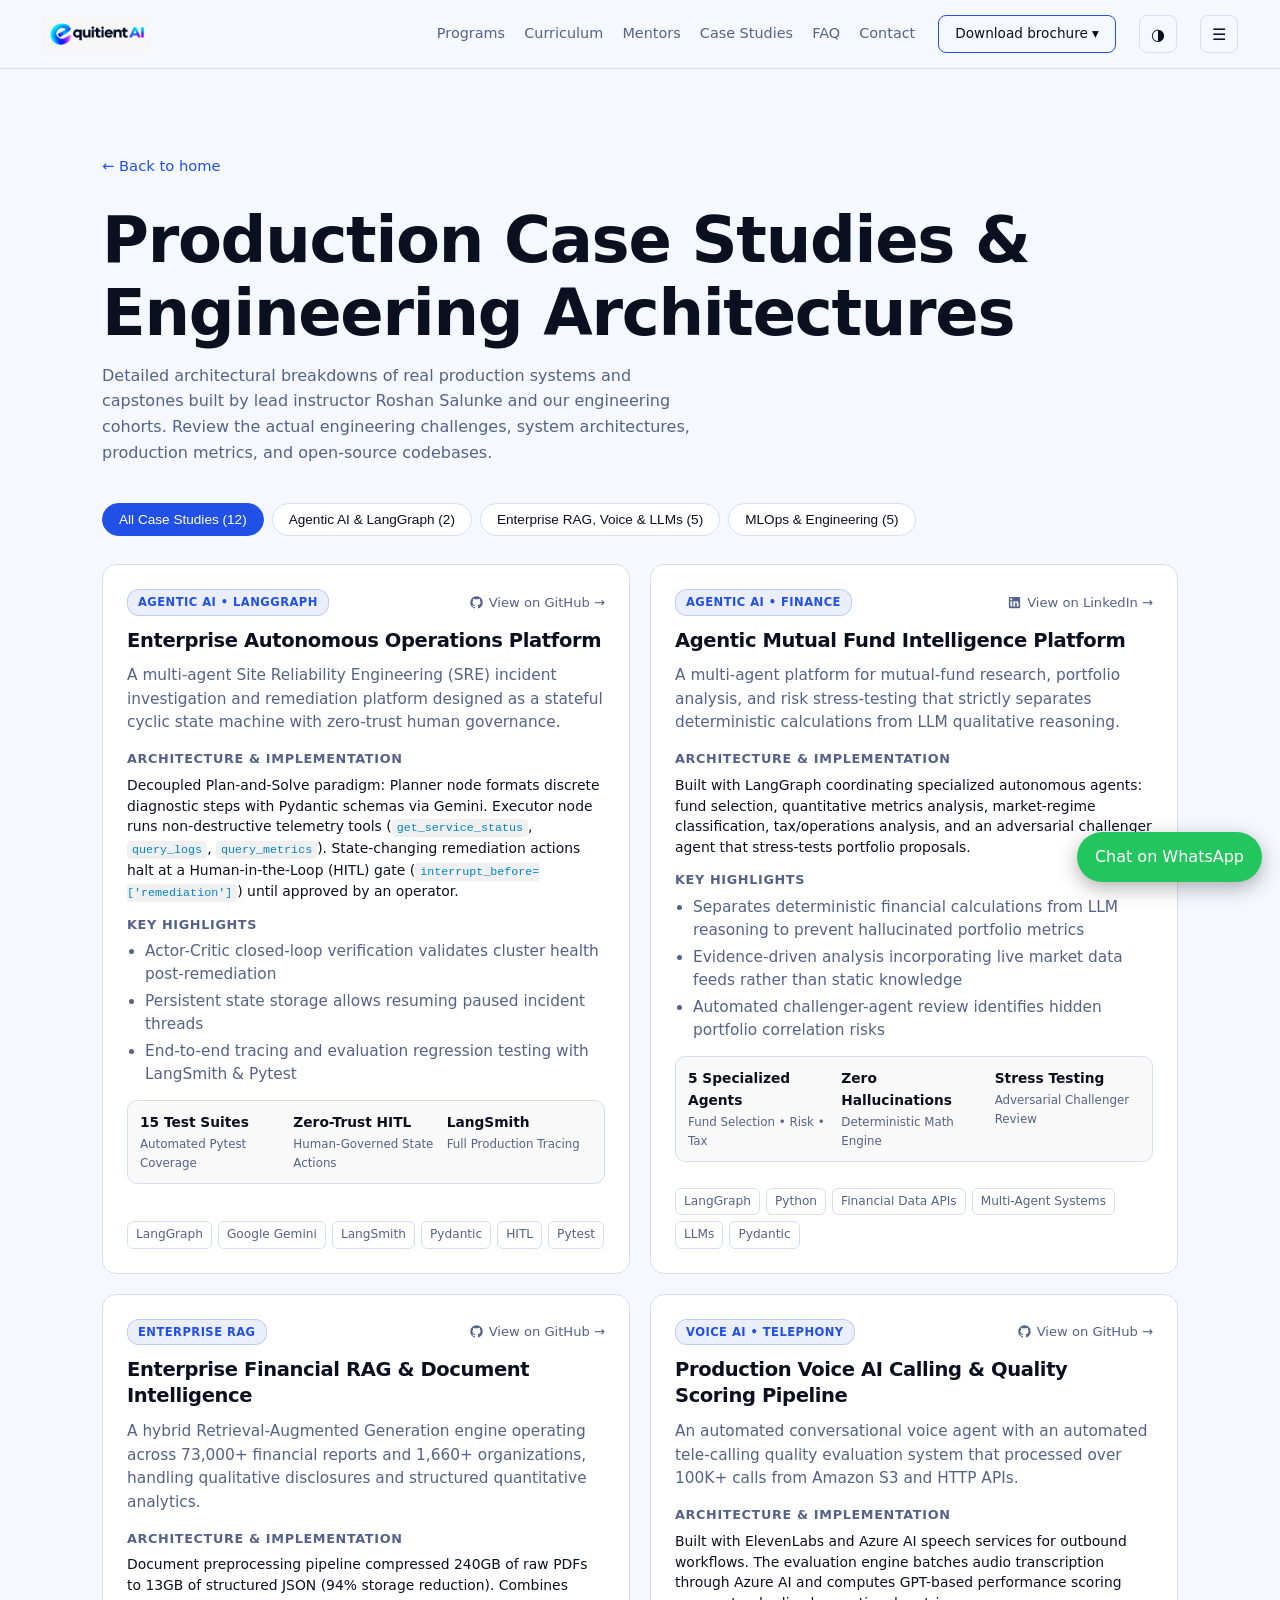
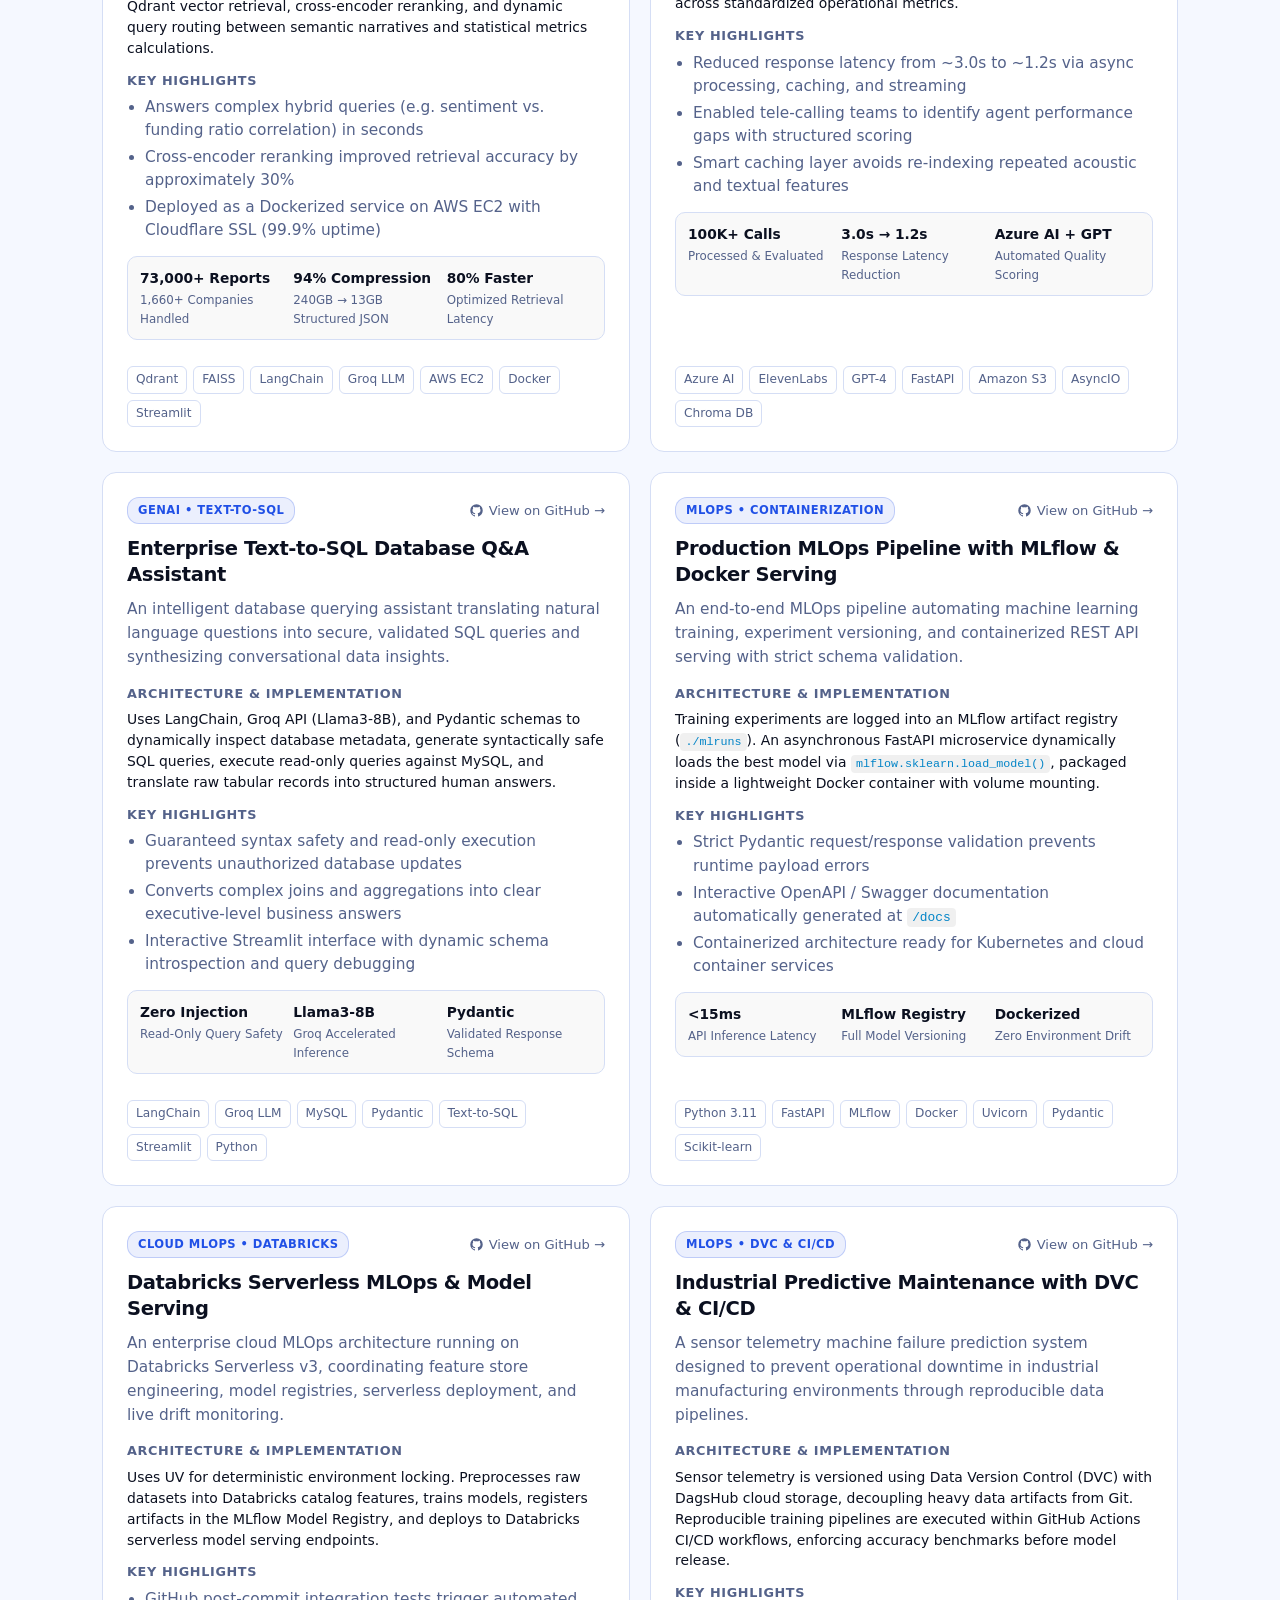
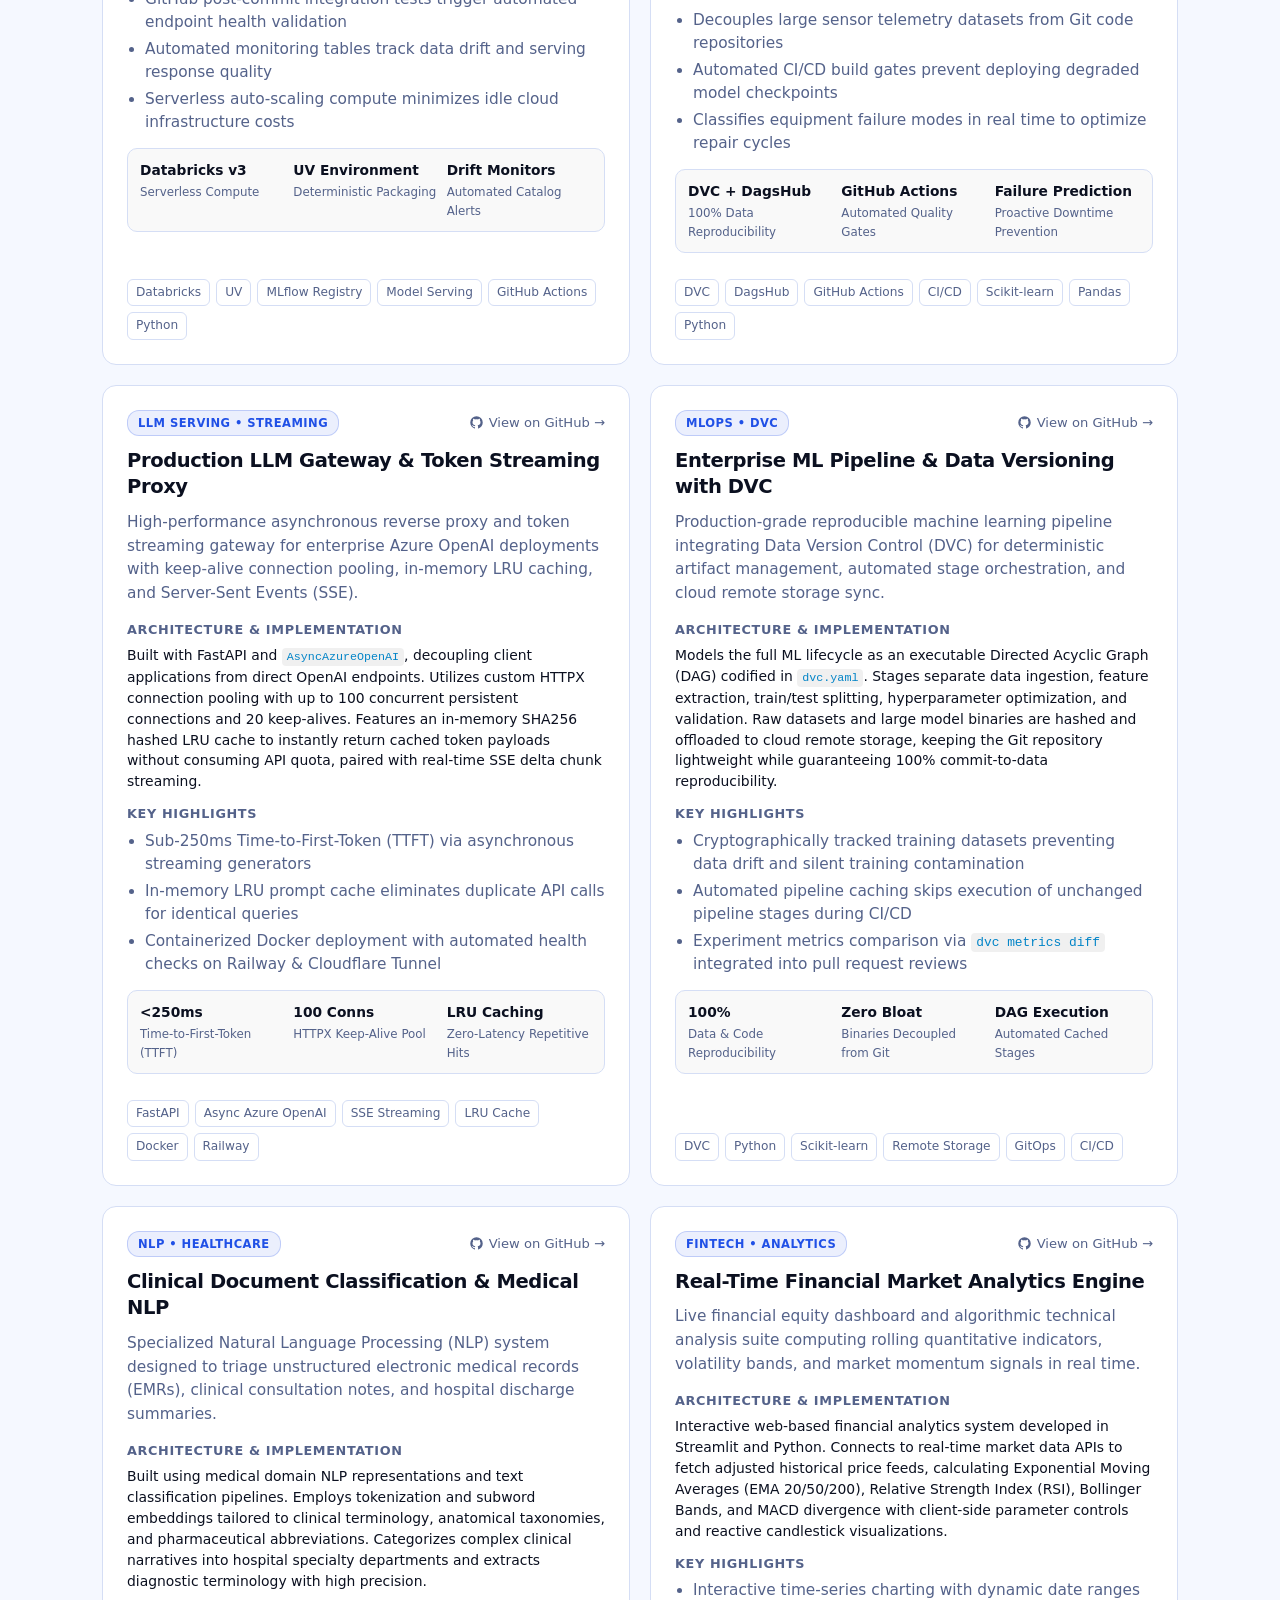
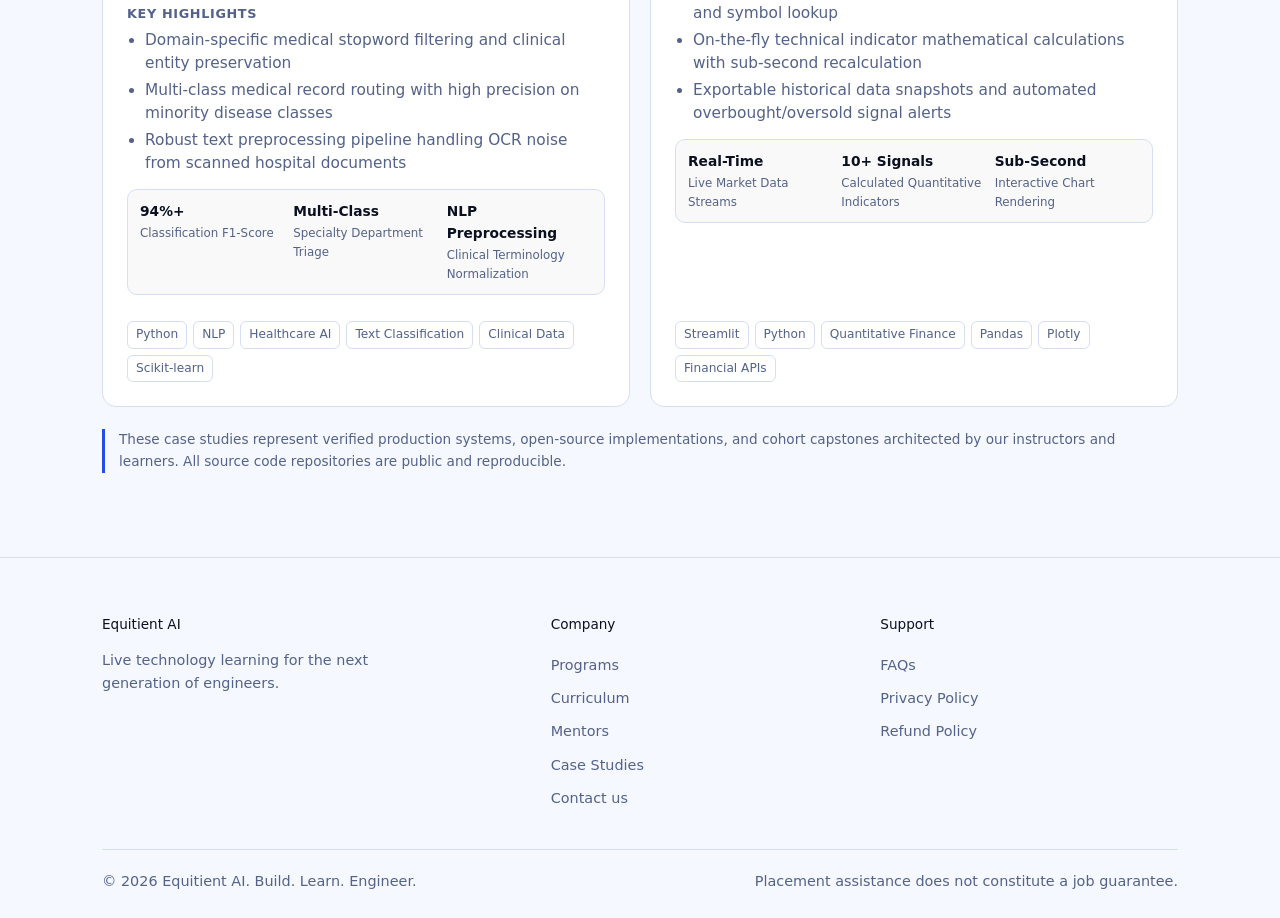
<file: case-studies.html>
<!DOCTYPE html>
<html lang="en" data-theme="dark">
<head>
<meta charset="utf-8">
<meta name="viewport" content="width=device-width, initial-scale=1">
<title>Case Studies | Equitient AI</title>
<meta name="description" content="Real production system architectures and cohort capstones from Equitient AI's Advanced GenAI Engineer program: RAG systems, AI agents, fine-tuning and production deployments.">
<meta name="keywords" content="GenAI project examples, RAG case study, LangGraph case study, AI agents example, QLoRA fine-tuning, production GenAI, Equitient AI">
<meta name="robots" content="index, follow">
<link rel="canonical" href="https://equitientai.com/case-studies.html">
<meta name="theme-color" content="#050b1a">
<meta property="og:type" content="website">
<meta property="og:site_name" content="Equitient AI">
<meta property="og:title" content="Case Studies | Equitient AI">
<meta property="og:description" content="Real production architectures and capstones from Equitient AI's Advanced GenAI Engineer program.">
<meta property="og:url" content="https://equitientai.com/case-studies.html">
<meta property="og:image" content="https://equitientai.com/assets/img/og-cover.png">
<meta name="twitter:card" content="summary_large_image">
<meta name="twitter:title" content="Case Studies | Equitient AI">
<meta name="twitter:image" content="https://equitientai.com/assets/img/og-cover.png">
<meta http-equiv="Content-Security-Policy" content="default-src 'self'; script-src 'self'; style-src 'self' https://fonts.googleapis.com; font-src https://fonts.gstatic.com; img-src 'self' data:; connect-src 'none'; object-src 'none'; base-uri 'self'; form-action 'none'; frame-ancestors 'none'">
<meta name="referrer" content="no-referrer">
<link rel="icon" href="favicon.ico" sizes="any">
<link rel="icon" type="image/png" sizes="32x32" href="assets/img/favicon-32.png">
<link rel="apple-touch-icon" sizes="180x180" href="assets/img/apple-touch-icon.png">
<link rel="preconnect" href="https://fonts.googleapis.com"><link rel="preconnect" href="https://fonts.gstatic.com" crossorigin>
<link href="https://fonts.googleapis.com/css2?family=Outfit:wght@400;500;600;700&display=swap" rel="stylesheet">
<link rel="stylesheet" href="style.css">
<link rel="stylesheet" href="assets/mobile.css">
</head>
<body>
<header><div class="wrap"><nav>
      <a class="brand" href="index.html" aria-label="Equitient AI home">

    <img
        class="brand-mark logo-dark"
        src="assets/img/og-cover-1.png"
        width="180" height="60"
        alt="Equitient AI"
    >

    <img
        class="brand-mark logo-light"
        src="assets/img/logo.png"
        width="180" height="60"
        alt="Equitient AI"
    >

</a>
<div class="links" id="links"><a href="index.html#programs">Programs</a><a href="index.html#curriculum">Curriculum</a><a href="index.html#mentors">Mentors</a><a href="case-studies.html">Case Studies</a><a href="index.html#faq">FAQ</a><a href="index.html#contact">Contact</a></div>
<div class="dd" data-dd>
<button class="btn sec dd-btn" type="button" aria-haspopup="true" aria-expanded="false">Download brochure &#9662;</button>
<div class="dd-menu" role="menu">
<button type="button" role="menuitem" data-brochure="genai">Advanced GenAI Engineer brochure</button>
</div></div>
<button class="icon" id="theme" aria-label="Switch between dark and light theme">&#9681;</button>
<button class="icon menu" id="menu" aria-label="Open menu" aria-expanded="false">&#9776;</button>
</nav></div></header>

<main><section><div class="wrap">
<a class="back" href="index.html">&larr; Back to home</a>
<h1 class="mb-12">Production Case Studies &amp; Engineering Architectures</h1>
<p class="lead">Detailed architectural breakdowns of real production systems and capstones built by lead instructor Roshan Salunke and our engineering cohorts. Review the actual engineering challenges, system architectures, production metrics, and open-source codebases.</p>

<div class="cs-filter" role="tablist" aria-label="Filter case studies by category">
  <button class="cs-tab active" type="button" data-filter="all">All Case Studies (12)</button>
  <button class="cs-tab" type="button" data-filter="agents">Agentic AI &amp; LangGraph (2)</button>
  <button class="cs-tab" type="button" data-filter="rag">Enterprise RAG, Voice &amp; LLMs (5)</button>
  <button class="cs-tab" type="button" data-filter="mlops">MLOps &amp; Engineering (5)</button>
</div>

<div class="grid g2" id="csGrid">

  <!-- 1. Autonomous Operations Platform -->
  <article class="card cs-card" data-category="agents">
    <div>
      <div class="cs-top">
        <span class="cs-badge">Agentic AI &bull; LangGraph</span>
        <a class="cs-github" href="https://github.com/roshan9900/autonomous-ops-platform" target="_blank" rel="noopener noreferrer">
          <svg viewBox="0 0 24 24" width="15" height="15" fill="currentColor" aria-hidden="true"><path d="M12 2A10 10 0 0 0 2 12c0 4.42 2.87 8.17 6.84 9.5.5.08.66-.23.66-.5v-1.69c-2.77.6-3.36-1.34-3.36-1.34-.46-1.16-1.11-1.47-1.11-1.47-.91-.62.07-.6.07-.6 1 .07 1.53 1.03 1.53 1.03.87 1.52 2.34 1.07 2.91.83.1-.65.35-1.09.63-1.34-2.22-.25-4.55-1.11-4.55-4.92 0-1.11.38-2 1.03-2.71-.1-.25-.45-1.29.1-2.64 0 0 .84-.27 2.75 1.02.79-.22 1.65-.33 2.5-.33.85 0 1.71.11 2.5.33 1.91-1.29 2.75-1.02 2.75-1.02.55 1.35.2 2.39.1 2.64.65.71 1.03 1.6 1.03 2.71 0 3.82-2.34 4.66-4.57 4.91.36.31.69.92.69 1.85V21c0 .27.16.59.67.5C19.14 20.16 22 16.42 22 12A10 10 0 0 0 12 2z"/></svg>
          View on GitHub &rarr;
        </a>
      </div>
      <h3>Enterprise Autonomous Operations Platform</h3>
      <p class="cs-desc">A multi-agent Site Reliability Engineering (SRE) incident investigation and remediation platform designed as a stateful cyclic state machine with zero-trust human governance.</p>
      <div class="cs-section">
        <h4>Architecture &amp; Implementation</h4>
        <p>Decoupled Plan-and-Solve paradigm: Planner node formats discrete diagnostic steps with Pydantic schemas via Gemini. Executor node runs non-destructive telemetry tools (<code>get_service_status</code>, <code>query_logs</code>, <code>query_metrics</code>). State-changing remediation actions halt at a Human-in-the-Loop (HITL) gate (<code>interrupt_before=['remediation']</code>) until approved by an operator.</p>
      </div>
      <div class="cs-section">
        <h4>Key Highlights</h4>
        <ul>
          <li>Actor-Critic closed-loop verification validates cluster health post-remediation</li>
          <li>Persistent state storage allows resuming paused incident threads</li>
          <li>End-to-end tracing and evaluation regression testing with LangSmith &amp; Pytest</li>
        </ul>
      </div>
      <div class="cs-metrics">
        <div class="cs-metric-item"><b>15 Test Suites</b><span>Automated Pytest Coverage</span></div>
        <div class="cs-metric-item"><b>Zero-Trust HITL</b><span>Human-Governed State Actions</span></div>
        <div class="cs-metric-item"><b>LangSmith</b><span>Full Production Tracing</span></div>
      </div>
    </div>
    <div class="cs-tags"><span>LangGraph</span><span>Google Gemini</span><span>LangSmith</span><span>Pydantic</span><span>HITL</span><span>Pytest</span></div>
  </article>

  <!-- 2. Agentic Mutual Fund Intelligence Platform -->
  <article class="card cs-card" data-category="agents">
    <div>
      <div class="cs-top">
        <span class="cs-badge">Agentic AI &bull; Finance</span>
        <a class="cs-github cs-source-li" href="https://www.linkedin.com/in/roshan-salunke-865425263/recent-activity/all/" target="_blank" rel="noopener noreferrer">
          <svg viewBox="0 0 24 24" width="15" height="15" fill="currentColor" aria-hidden="true"><path d="M19 3a2 2 0 0 1 2 2v14a2 2 0 0 1-2 2H5a2 2 0 0 1-2-2V5a2 2 0 0 1 2-2h14m-.5 15.5v-5.3a3.26 3.26 0 0 0-3.26-3.26c-.85 0-1.84.52-2.28 1.3v-1.11h-2.79v8.37h2.79v-4.93c0-.77.62-1.4 1.39-1.4a1.4 1.4 0 0 1 1.4 1.4v4.93h2.75M6.88 8.56a1.68 1.68 0 0 0 1.68-1.68c0-.93-.75-1.69-1.68-1.69a1.69 1.69 0 0 0-1.69 1.69c0 .93.76 1.68 1.69 1.68m1.39 9.94v-8.37H5.5v8.37h2.77z"/></svg>
          View on LinkedIn &rarr;
        </a>
      </div>
      <h3>Agentic Mutual Fund Intelligence Platform</h3>
      <p class="cs-desc">A multi-agent platform for mutual-fund research, portfolio analysis, and risk stress-testing that strictly separates deterministic calculations from LLM qualitative reasoning.</p>
      <div class="cs-section">
        <h4>Architecture &amp; Implementation</h4>
        <p>Built with LangGraph coordinating specialized autonomous agents: fund selection, quantitative metrics analysis, market-regime classification, tax/operations analysis, and an adversarial challenger agent that stress-tests portfolio proposals.</p>
      </div>
      <div class="cs-section">
        <h4>Key Highlights</h4>
        <ul>
          <li>Separates deterministic financial calculations from LLM reasoning to prevent hallucinated portfolio metrics</li>
          <li>Evidence-driven analysis incorporating live market data feeds rather than static knowledge</li>
          <li>Automated challenger-agent review identifies hidden portfolio correlation risks</li>
        </ul>
      </div>
      <div class="cs-metrics">
        <div class="cs-metric-item"><b>5 Specialized Agents</b><span>Fund Selection &bull; Risk &bull; Tax</span></div>
        <div class="cs-metric-item"><b>Zero Hallucinations</b><span>Deterministic Math Engine</span></div>
        <div class="cs-metric-item"><b>Stress Testing</b><span>Adversarial Challenger Review</span></div>
      </div>
    </div>
    <div class="cs-tags"><span>LangGraph</span><span>Python</span><span>Financial Data APIs</span><span>Multi-Agent Systems</span><span>LLMs</span><span>Pydantic</span></div>
  </article>

  <!-- 3. Enterprise Financial RAG Assistant -->
  <article class="card cs-card" data-category="rag">
    <div>
      <div class="cs-top">
        <span class="cs-badge">Enterprise RAG</span>
        <a class="cs-github" href="https://github.com/roshan9900/ImpactGuruCrowdfundingRAG" target="_blank" rel="noopener noreferrer">
          <svg viewBox="0 0 24 24" width="15" height="15" fill="currentColor" aria-hidden="true"><path d="M12 2A10 10 0 0 0 2 12c0 4.42 2.87 8.17 6.84 9.5.5.08.66-.23.66-.5v-1.69c-2.77.6-3.36-1.34-3.36-1.34-.46-1.16-1.11-1.47-1.11-1.47-.91-.62.07-.6.07-.6 1 .07 1.53 1.03 1.53 1.03.87 1.52 2.34 1.07 2.91.83.1-.65.35-1.09.63-1.34-2.22-.25-4.55-1.11-4.55-4.92 0-1.11.38-2 1.03-2.71-.1-.25-.45-1.29.1-2.64 0 0 .84-.27 2.75 1.02.79-.22 1.65-.33 2.5-.33.85 0 1.71.11 2.5.33 1.91-1.29 2.75-1.02 2.75-1.02.55 1.35.2 2.39.1 2.64.65.71 1.03 1.6 1.03 2.71 0 3.82-2.34 4.66-4.57 4.91.36.31.69.92.69 1.85V21c0 .27.16.59.67.5C19.14 20.16 22 16.42 22 12A10 10 0 0 0 12 2z"/></svg>
          View on GitHub &rarr;
        </a>
      </div>
      <h3>Enterprise Financial RAG &amp; Document Intelligence</h3>
      <p class="cs-desc">A hybrid Retrieval-Augmented Generation engine operating across 73,000+ financial reports and 1,660+ organizations, handling qualitative disclosures and structured quantitative analytics.</p>
      <div class="cs-section">
        <h4>Architecture &amp; Implementation</h4>
        <p>Document preprocessing pipeline compressed 240GB of raw PDFs to 13GB of structured JSON (94% storage reduction). Combines Qdrant vector retrieval, cross-encoder reranking, and dynamic query routing between semantic narratives and statistical metrics calculations.</p>
      </div>
      <div class="cs-section">
        <h4>Key Highlights</h4>
        <ul>
          <li>Answers complex hybrid queries (e.g. sentiment vs. funding ratio correlation) in seconds</li>
          <li>Cross-encoder reranking improved retrieval accuracy by approximately 30%</li>
          <li>Deployed as a Dockerized service on AWS EC2 with Cloudflare SSL (99.9% uptime)</li>
        </ul>
      </div>
      <div class="cs-metrics">
        <div class="cs-metric-item"><b>73,000+ Reports</b><span>1,660+ Companies Handled</span></div>
        <div class="cs-metric-item"><b>94% Compression</b><span>240GB &rarr; 13GB Structured JSON</span></div>
        <div class="cs-metric-item"><b>80% Faster</b><span>Optimized Retrieval Latency</span></div>
      </div>
    </div>
    <div class="cs-tags"><span>Qdrant</span><span>FAISS</span><span>LangChain</span><span>Groq LLM</span><span>AWS EC2</span><span>Docker</span><span>Streamlit</span></div>
  </article>

  <!-- 4. Production AI Voice Calling & Evaluation -->
  <article class="card cs-card" data-category="rag">
    <div>
      <div class="cs-top">
        <span class="cs-badge">Voice AI &bull; Telephony</span>
        <a class="cs-github" href="https://github.com/roshan9900/RealTimeVoiceRag" target="_blank" rel="noopener noreferrer">
          <svg viewBox="0 0 24 24" width="15" height="15" fill="currentColor" aria-hidden="true"><path d="M12 2A10 10 0 0 0 2 12c0 4.42 2.87 8.17 6.84 9.5.5.08.66-.23.66-.5v-1.69c-2.77.6-3.36-1.34-3.36-1.34-.46-1.16-1.11-1.47-1.11-1.47-.91-.62.07-.6.07-.6 1 .07 1.53 1.03 1.53 1.03.87 1.52 2.34 1.07 2.91.83.1-.65.35-1.09.63-1.34-2.22-.25-4.55-1.11-4.55-4.92 0-1.11.38-2 1.03-2.71-.1-.25-.45-1.29.1-2.64 0 0 .84-.27 2.75 1.02.79-.22 1.65-.33 2.5-.33.85 0 1.71.11 2.5.33 1.91-1.29 2.75-1.02 2.75-1.02.55 1.35.2 2.39.1 2.64.65.71 1.03 1.6 1.03 2.71 0 3.82-2.34 4.66-4.57 4.91.36.31.69.92.69 1.85V21c0 .27.16.59.67.5C19.14 20.16 22 16.42 22 12A10 10 0 0 0 12 2z"/></svg>
          View on GitHub &rarr;
        </a>
      </div>
      <h3>Production Voice AI Calling &amp; Quality Scoring Pipeline</h3>
      <p class="cs-desc">An automated conversational voice agent with an automated tele-calling quality evaluation system that processed over 100K+ calls from Amazon S3 and HTTP APIs.</p>
      <div class="cs-section">
        <h4>Architecture &amp; Implementation</h4>
        <p>Built with ElevenLabs and Azure AI speech services for outbound workflows. The evaluation engine batches audio transcription through Azure AI and computes GPT-based performance scoring across standardized operational metrics.</p>
      </div>
      <div class="cs-section">
        <h4>Key Highlights</h4>
        <ul>
          <li>Reduced response latency from ~3.0s to ~1.2s via async processing, caching, and streaming</li>
          <li>Enabled tele-calling teams to identify agent performance gaps with structured scoring</li>
          <li>Smart caching layer avoids re-indexing repeated acoustic and textual features</li>
        </ul>
      </div>
      <div class="cs-metrics">
        <div class="cs-metric-item"><b>100K+ Calls</b><span>Processed &amp; Evaluated</span></div>
        <div class="cs-metric-item"><b>3.0s &rarr; 1.2s</b><span>Response Latency Reduction</span></div>
        <div class="cs-metric-item"><b>Azure AI + GPT</b><span>Automated Quality Scoring</span></div>
      </div>
    </div>
    <div class="cs-tags"><span>Azure AI</span><span>ElevenLabs</span><span>GPT-4</span><span>FastAPI</span><span>Amazon S3</span><span>AsyncIO</span><span>Chroma DB</span></div>
  </article>

  <!-- 5. Natural Language SQL Q&A Assistant -->
  <article class="card cs-card" data-category="rag">
    <div>
      <div class="cs-top">
        <span class="cs-badge">GenAI &bull; Text-to-SQL</span>
        <a class="cs-github" href="https://github.com/roshan9900/sql_qna_app" target="_blank" rel="noopener noreferrer">
          <svg viewBox="0 0 24 24" width="15" height="15" fill="currentColor" aria-hidden="true"><path d="M12 2A10 10 0 0 0 2 12c0 4.42 2.87 8.17 6.84 9.5.5.08.66-.23.66-.5v-1.69c-2.77.6-3.36-1.34-3.36-1.34-.46-1.16-1.11-1.47-1.11-1.47-.91-.62.07-.6.07-.6 1 .07 1.53 1.03 1.53 1.03.87 1.52 2.34 1.07 2.91.83.1-.65.35-1.09.63-1.34-2.22-.25-4.55-1.11-4.55-4.92 0-1.11.38-2 1.03-2.71-.1-.25-.45-1.29.1-2.64 0 0 .84-.27 2.75 1.02.79-.22 1.65-.33 2.5-.33.85 0 1.71.11 2.5.33 1.91-1.29 2.75-1.02 2.75-1.02.55 1.35.2 2.39.1 2.64.65.71 1.03 1.6 1.03 2.71 0 3.82-2.34 4.66-4.57 4.91.36.31.69.92.69 1.85V21c0 .27.16.59.67.5C19.14 20.16 22 16.42 22 12A10 10 0 0 0 12 2z"/></svg>
          View on GitHub &rarr;
        </a>
      </div>
      <h3>Enterprise Text-to-SQL Database Q&amp;A Assistant</h3>
      <p class="cs-desc">An intelligent database querying assistant translating natural language questions into secure, validated SQL queries and synthesizing conversational data insights.</p>
      <div class="cs-section">
        <h4>Architecture &amp; Implementation</h4>
        <p>Uses LangChain, Groq API (Llama3-8B), and Pydantic schemas to dynamically inspect database metadata, generate syntactically safe SQL queries, execute read-only queries against MySQL, and translate raw tabular records into structured human answers.</p>
      </div>
      <div class="cs-section">
        <h4>Key Highlights</h4>
        <ul>
          <li>Guaranteed syntax safety and read-only execution prevents unauthorized database updates</li>
          <li>Converts complex joins and aggregations into clear executive-level business answers</li>
          <li>Interactive Streamlit interface with dynamic schema introspection and query debugging</li>
        </ul>
      </div>
      <div class="cs-metrics">
        <div class="cs-metric-item"><b>Zero Injection</b><span>Read-Only Query Safety</span></div>
        <div class="cs-metric-item"><b>Llama3-8B</b><span>Groq Accelerated Inference</span></div>
        <div class="cs-metric-item"><b>Pydantic</b><span>Validated Response Schema</span></div>
      </div>
    </div>
    <div class="cs-tags"><span>LangChain</span><span>Groq LLM</span><span>MySQL</span><span>Pydantic</span><span>Text-to-SQL</span><span>Streamlit</span><span>Python</span></div>
  </article>

  <!-- 6. Production MLOps with MLflow & Docker -->
  <article class="card cs-card" data-category="mlops">
    <div>
      <div class="cs-top">
        <span class="cs-badge">MLOps &bull; Containerization</span>
        <a class="cs-github" href="https://github.com/roshan9900/Docker_FastAPI" target="_blank" rel="noopener noreferrer">
          <svg viewBox="0 0 24 24" width="15" height="15" fill="currentColor" aria-hidden="true"><path d="M12 2A10 10 0 0 0 2 12c0 4.42 2.87 8.17 6.84 9.5.5.08.66-.23.66-.5v-1.69c-2.77.6-3.36-1.34-3.36-1.34-.46-1.16-1.11-1.47-1.11-1.47-.91-.62.07-.6.07-.6 1 .07 1.53 1.03 1.53 1.03.87 1.52 2.34 1.07 2.91.83.1-.65.35-1.09.63-1.34-2.22-.25-4.55-1.11-4.55-4.92 0-1.11.38-2 1.03-2.71-.1-.25-.45-1.29.1-2.64 0 0 .84-.27 2.75 1.02.79-.22 1.65-.33 2.5-.33.85 0 1.71.11 2.5.33 1.91-1.29 2.75-1.02 2.75-1.02.55 1.35.2 2.39.1 2.64.65.71 1.03 1.6 1.03 2.71 0 3.82-2.34 4.66-4.57 4.91.36.31.69.92.69 1.85V21c0 .27.16.59.67.5C19.14 20.16 22 16.42 22 12A10 10 0 0 0 12 2z"/></svg>
          View on GitHub &rarr;
        </a>
      </div>
      <h3>Production MLOps Pipeline with MLflow &amp; Docker Serving</h3>
      <p class="cs-desc">An end-to-end MLOps pipeline automating machine learning training, experiment versioning, and containerized REST API serving with strict schema validation.</p>
      <div class="cs-section">
        <h4>Architecture &amp; Implementation</h4>
        <p>Training experiments are logged into an MLflow artifact registry (<code>./mlruns</code>). An asynchronous FastAPI microservice dynamically loads the best model via <code>mlflow.sklearn.load_model()</code>, packaged inside a lightweight Docker container with volume mounting.</p>
      </div>
      <div class="cs-section">
        <h4>Key Highlights</h4>
        <ul>
          <li>Strict Pydantic request/response validation prevents runtime payload errors</li>
          <li>Interactive OpenAPI / Swagger documentation automatically generated at <code>/docs</code></li>
          <li>Containerized architecture ready for Kubernetes and cloud container services</li>
        </ul>
      </div>
      <div class="cs-metrics">
        <div class="cs-metric-item"><b>&lt;15ms</b><span>API Inference Latency</span></div>
        <div class="cs-metric-item"><b>MLflow Registry</b><span>Full Model Versioning</span></div>
        <div class="cs-metric-item"><b>Dockerized</b><span>Zero Environment Drift</span></div>
      </div>
    </div>
    <div class="cs-tags"><span>Python 3.11</span><span>FastAPI</span><span>MLflow</span><span>Docker</span><span>Uvicorn</span><span>Pydantic</span><span>Scikit-learn</span></div>
  </article>

  <!-- 7. Databricks Serverless MLOps -->
  <article class="card cs-card" data-category="mlops">
    <div>
      <div class="cs-top">
        <span class="cs-badge">Cloud MLOps &bull; Databricks</span>
        <a class="cs-github" href="https://github.com/roshan9900/marvel-characters" target="_blank" rel="noopener noreferrer">
          <svg viewBox="0 0 24 24" width="15" height="15" fill="currentColor" aria-hidden="true"><path d="M12 2A10 10 0 0 0 2 12c0 4.42 2.87 8.17 6.84 9.5.5.08.66-.23.66-.5v-1.69c-2.77.6-3.36-1.34-3.36-1.34-.46-1.16-1.11-1.47-1.11-1.47-.91-.62.07-.6.07-.6 1 .07 1.53 1.03 1.53 1.03.87 1.52 2.34 1.07 2.91.83.1-.65.35-1.09.63-1.34-2.22-.25-4.55-1.11-4.55-4.92 0-1.11.38-2 1.03-2.71-.1-.25-.45-1.29.1-2.64 0 0 .84-.27 2.75 1.02.79-.22 1.65-.33 2.5-.33.85 0 1.71.11 2.5.33 1.91-1.29 2.75-1.02 2.75-1.02.55 1.35.2 2.39.1 2.64.65.71 1.03 1.6 1.03 2.71 0 3.82-2.34 4.66-4.57 4.91.36.31.69.92.69 1.85V21c0 .27.16.59.67.5C19.14 20.16 22 16.42 22 12A10 10 0 0 0 12 2z"/></svg>
          View on GitHub &rarr;
        </a>
      </div>
      <h3>Databricks Serverless MLOps &amp; Model Serving</h3>
      <p class="cs-desc">An enterprise cloud MLOps architecture running on Databricks Serverless v3, coordinating feature store engineering, model registries, serverless deployment, and live drift monitoring.</p>
      <div class="cs-section">
        <h4>Architecture &amp; Implementation</h4>
        <p>Uses UV for deterministic environment locking. Preprocesses raw datasets into Databricks catalog features, trains models, registers artifacts in the MLflow Model Registry, and deploys to Databricks serverless model serving endpoints.</p>
      </div>
      <div class="cs-section">
        <h4>Key Highlights</h4>
        <ul>
          <li>GitHub post-commit integration tests trigger automated endpoint health validation</li>
          <li>Automated monitoring tables track data drift and serving response quality</li>
          <li>Serverless auto-scaling compute minimizes idle cloud infrastructure costs</li>
        </ul>
      </div>
      <div class="cs-metrics">
        <div class="cs-metric-item"><b>Databricks v3</b><span>Serverless Compute</span></div>
        <div class="cs-metric-item"><b>UV Environment</b><span>Deterministic Packaging</span></div>
        <div class="cs-metric-item"><b>Drift Monitors</b><span>Automated Catalog Alerts</span></div>
      </div>
    </div>
    <div class="cs-tags"><span>Databricks</span><span>UV</span><span>MLflow Registry</span><span>Model Serving</span><span>GitHub Actions</span><span>Python</span></div>
  </article>

  <!-- 8. Industrial Predictive Maintenance -->
  <article class="card cs-card" data-category="mlops">
    <div>
      <div class="cs-top">
        <span class="cs-badge">MLOps &bull; DVC &amp; CI/CD</span>
        <a class="cs-github" href="https://github.com/roshan9900/predictive_maintenance-" target="_blank" rel="noopener noreferrer">
          <svg viewBox="0 0 24 24" width="15" height="15" fill="currentColor" aria-hidden="true"><path d="M12 2A10 10 0 0 0 2 12c0 4.42 2.87 8.17 6.84 9.5.5.08.66-.23.66-.5v-1.69c-2.77.6-3.36-1.34-3.36-1.34-.46-1.16-1.11-1.47-1.11-1.47-.91-.62.07-.6.07-.6 1 .07 1.53 1.03 1.53 1.03.87 1.52 2.34 1.07 2.91.83.1-.65.35-1.09.63-1.34-2.22-.25-4.55-1.11-4.55-4.92 0-1.11.38-2 1.03-2.71-.1-.25-.45-1.29.1-2.64 0 0 .84-.27 2.75 1.02.79-.22 1.65-.33 2.5-.33.85 0 1.71.11 2.5.33 1.91-1.29 2.75-1.02 2.75-1.02.55 1.35.2 2.39.1 2.64.65.71 1.03 1.6 1.03 2.71 0 3.82-2.34 4.66-4.57 4.91.36.31.69.92.69 1.85V21c0 .27.16.59.67.5C19.14 20.16 22 16.42 22 12A10 10 0 0 0 12 2z"/></svg>
          View on GitHub &rarr;
        </a>
      </div>
      <h3>Industrial Predictive Maintenance with DVC &amp; CI/CD</h3>
      <p class="cs-desc">A sensor telemetry machine failure prediction system designed to prevent operational downtime in industrial manufacturing environments through reproducible data pipelines.</p>
      <div class="cs-section">
        <h4>Architecture &amp; Implementation</h4>
        <p>Sensor telemetry is versioned using Data Version Control (DVC) with DagsHub cloud storage, decoupling heavy data artifacts from Git. Reproducible training pipelines are executed within GitHub Actions CI/CD workflows, enforcing accuracy benchmarks before model release.</p>
      </div>
      <div class="cs-section">
        <h4>Key Highlights</h4>
        <ul>
          <li>Decouples large sensor telemetry datasets from Git code repositories</li>
          <li>Automated CI/CD build gates prevent deploying degraded model checkpoints</li>
          <li>Classifies equipment failure modes in real time to optimize repair cycles</li>
        </ul>
      </div>
      <div class="cs-metrics">
        <div class="cs-metric-item"><b>DVC + DagsHub</b><span>100% Data Reproducibility</span></div>
        <div class="cs-metric-item"><b>GitHub Actions</b><span>Automated Quality Gates</span></div>
        <div class="cs-metric-item"><b>Failure Prediction</b><span>Proactive Downtime Prevention</span></div>
      </div>
    </div>
    <div class="cs-tags"><span>DVC</span><span>DagsHub</span><span>GitHub Actions</span><span>CI/CD</span><span>Scikit-learn</span><span>Pandas</span><span>Python</span></div>
  </article>



  <!-- 12. Production LLM Gateway & Token Streaming Proxy -->
  <article class="card cs-card" data-category="rag">
    <div>
      <div class="cs-top">
        <span class="cs-badge">LLM Serving &bull; Streaming</span>
        <a class="cs-github" href="https://github.com/roshan9900/customllm" target="_blank" rel="noopener noreferrer">
          <svg viewBox="0 0 24 24" width="15" height="15" fill="currentColor" aria-hidden="true"><path d="M12 2A10 10 0 0 0 2 12c0 4.42 2.87 8.17 6.84 9.5.5.08.66-.23.66-.5v-1.69c-2.77.6-3.36-1.34-3.36-1.34-.46-1.16-1.11-1.47-1.11-1.47-.91-.62.07-.6.07-.6 1 .07 1.53 1.03 1.53 1.03.87 1.52 2.34 1.07 2.91.83.1-.65.35-1.09.63-1.34-2.22-.25-4.55-1.11-4.55-4.92 0-1.11.38-2 1.03-2.71-.1-.25-.45-1.29.1-2.64 0 0 .84-.27 2.75 1.02.79-.22 1.65-.33 2.5-.33.85 0 1.71.11 2.5.33 1.91-1.29 2.75-1.02 2.75-1.02.55 1.35.2 2.39.1 2.64.65.71 1.03 1.6 1.03 2.71 0 3.82-2.34 4.66-4.57 4.91.36.31.69.92.69 1.85V21c0 .27.16.59.67.5C19.14 20.16 22 16.42 22 12A10 10 0 0 0 12 2z"/></svg>
          View on GitHub &rarr;
        </a>
      </div>
      <h3>Production LLM Gateway &amp; Token Streaming Proxy</h3>
      <p class="cs-desc">High-performance asynchronous reverse proxy and token streaming gateway for enterprise Azure OpenAI deployments with keep-alive connection pooling, in-memory LRU caching, and Server-Sent Events (SSE).</p>
      <div class="cs-section">
        <h4>Architecture &amp; Implementation</h4>
        <p>Built with FastAPI and <code>AsyncAzureOpenAI</code>, decoupling client applications from direct OpenAI endpoints. Utilizes custom HTTPX connection pooling with up to 100 concurrent persistent connections and 20 keep-alives. Features an in-memory SHA256 hashed LRU cache to instantly return cached token payloads without consuming API quota, paired with real-time SSE delta chunk streaming.</p>
      </div>
      <div class="cs-section">
        <h4>Key Highlights</h4>
        <ul>
          <li>Sub-250ms Time-to-First-Token (TTFT) via asynchronous streaming generators</li>
          <li>In-memory LRU prompt cache eliminates duplicate API calls for identical queries</li>
          <li>Containerized Docker deployment with automated health checks on Railway &amp; Cloudflare Tunnel</li>
        </ul>
      </div>
      <div class="cs-metrics">
        <div class="cs-metric-item"><b>&lt;250ms</b><span>Time-to-First-Token (TTFT)</span></div>
        <div class="cs-metric-item"><b>100 Conns</b><span>HTTPX Keep-Alive Pool</span></div>
        <div class="cs-metric-item"><b>LRU Caching</b><span>Zero-Latency Repetitive Hits</span></div>
      </div>
    </div>
    <div class="cs-tags"><span>FastAPI</span><span>Async Azure OpenAI</span><span>SSE Streaming</span><span>LRU Cache</span><span>Docker</span><span>Railway</span></div>
  </article>


  <!-- 14. ML Pipeline & Data Versioning with DVC -->
  <article class="card cs-card" data-category="mlops">
    <div>
      <div class="cs-top">
        <span class="cs-badge">MLOps &bull; DVC</span>
        <a class="cs-github" href="https://github.com/roshan9900/mlops_dvc" target="_blank" rel="noopener noreferrer">
          <svg viewBox="0 0 24 24" width="15" height="15" fill="currentColor" aria-hidden="true"><path d="M12 2A10 10 0 0 0 2 12c0 4.42 2.87 8.17 6.84 9.5.5.08.66-.23.66-.5v-1.69c-2.77.6-3.36-1.34-3.36-1.34-.46-1.16-1.11-1.47-1.11-1.47-.91-.62.07-.6.07-.6 1 .07 1.53 1.03 1.53 1.03.87 1.52 2.34 1.07 2.91.83.1-.65.35-1.09.63-1.34-2.22-.25-4.55-1.11-4.55-4.92 0-1.11.38-2 1.03-2.71-.1-.25-.45-1.29.1-2.64 0 0 .84-.27 2.75 1.02.79-.22 1.65-.33 2.5-.33.85 0 1.71.11 2.5.33 1.91-1.29 2.75-1.02 2.75-1.02.55 1.35.2 2.39.1 2.64.65.71 1.03 1.6 1.03 2.71 0 3.82-2.34 4.66-4.57 4.91.36.31.69.92.69 1.85V21c0 .27.16.59.67.5C19.14 20.16 22 16.42 22 12A10 10 0 0 0 12 2z"/></svg>
          View on GitHub &rarr;
        </a>
      </div>
      <h3>Enterprise ML Pipeline &amp; Data Versioning with DVC</h3>
      <p class="cs-desc">Production-grade reproducible machine learning pipeline integrating Data Version Control (DVC) for deterministic artifact management, automated stage orchestration, and cloud remote storage sync.</p>
      <div class="cs-section">
        <h4>Architecture &amp; Implementation</h4>
        <p>Models the full ML lifecycle as an executable Directed Acyclic Graph (DAG) codified in <code>dvc.yaml</code>. Stages separate data ingestion, feature extraction, train/test splitting, hyperparameter optimization, and validation. Raw datasets and large model binaries are hashed and offloaded to cloud remote storage, keeping the Git repository lightweight while guaranteeing 100% commit-to-data reproducibility.</p>
      </div>
      <div class="cs-section">
        <h4>Key Highlights</h4>
        <ul>
          <li>Cryptographically tracked training datasets preventing data drift and silent training contamination</li>
          <li>Automated pipeline caching skips execution of unchanged pipeline stages during CI/CD</li>
          <li>Experiment metrics comparison via <code>dvc metrics diff</code> integrated into pull request reviews</li>
        </ul>
      </div>
      <div class="cs-metrics">
        <div class="cs-metric-item"><b>100%</b><span>Data &amp; Code Reproducibility</span></div>
        <div class="cs-metric-item"><b>Zero Bloat</b><span>Binaries Decoupled from Git</span></div>
        <div class="cs-metric-item"><b>DAG Execution</b><span>Automated Cached Stages</span></div>
      </div>
    </div>
    <div class="cs-tags"><span>DVC</span><span>Python</span><span>Scikit-learn</span><span>Remote Storage</span><span>GitOps</span><span>CI/CD</span></div>
  </article>

  <!-- 15. Clinical Document Classification & Medical NLP -->
  <article class="card cs-card" data-category="rag">
    <div>
      <div class="cs-top">
        <span class="cs-badge">NLP &bull; Healthcare</span>
        <a class="cs-github" href="https://github.com/roshan9900/Medical_Docs_Class" target="_blank" rel="noopener noreferrer">
          <svg viewBox="0 0 24 24" width="15" height="15" fill="currentColor" aria-hidden="true"><path d="M12 2A10 10 0 0 0 2 12c0 4.42 2.87 8.17 6.84 9.5.5.08.66-.23.66-.5v-1.69c-2.77.6-3.36-1.34-3.36-1.34-.46-1.16-1.11-1.47-1.11-1.47-.91-.62.07-.6.07-.6 1 .07 1.53 1.03 1.53 1.03.87 1.52 2.34 1.07 2.91.83.1-.65.35-1.09.63-1.34-2.22-.25-4.55-1.11-4.55-4.92 0-1.11.38-2 1.03-2.71-.1-.25-.45-1.29.1-2.64 0 0 .84-.27 2.75 1.02.79-.22 1.65-.33 2.5-.33.85 0 1.71.11 2.5.33 1.91-1.29 2.75-1.02 2.75-1.02.55 1.35.2 2.39.1 2.64.65.71 1.03 1.6 1.03 2.71 0 3.82-2.34 4.66-4.57 4.91.36.31.69.92.69 1.85V21c0 .27.16.59.67.5C19.14 20.16 22 16.42 22 12A10 10 0 0 0 12 2z"/></svg>
          View on GitHub &rarr;
        </a>
      </div>
      <h3>Clinical Document Classification &amp; Medical NLP</h3>
      <p class="cs-desc">Specialized Natural Language Processing (NLP) system designed to triage unstructured electronic medical records (EMRs), clinical consultation notes, and hospital discharge summaries.</p>
      <div class="cs-section">
        <h4>Architecture &amp; Implementation</h4>
        <p>Built using medical domain NLP representations and text classification pipelines. Employs tokenization and subword embeddings tailored to clinical terminology, anatomical taxonomies, and pharmaceutical abbreviations. Categorizes complex clinical narratives into hospital specialty departments and extracts diagnostic terminology with high precision.</p>
      </div>
      <div class="cs-section">
        <h4>Key Highlights</h4>
        <ul>
          <li>Domain-specific medical stopword filtering and clinical entity preservation</li>
          <li>Multi-class medical record routing with high precision on minority disease classes</li>
          <li>Robust text preprocessing pipeline handling OCR noise from scanned hospital documents</li>
        </ul>
      </div>
      <div class="cs-metrics">
        <div class="cs-metric-item"><b>94%+</b><span>Classification F1-Score</span></div>
        <div class="cs-metric-item"><b>Multi-Class</b><span>Specialty Department Triage</span></div>
        <div class="cs-metric-item"><b>NLP Preprocessing</b><span>Clinical Terminology Normalization</span></div>
      </div>
    </div>
    <div class="cs-tags"><span>Python</span><span>NLP</span><span>Healthcare AI</span><span>Text Classification</span><span>Clinical Data</span><span>Scikit-learn</span></div>
  </article>

  <!-- 16. Real-Time Financial Analytics & Technical Indicators -->
  <article class="card cs-card" data-category="mlops">
    <div>
      <div class="cs-top">
        <span class="cs-badge">FinTech &bull; Analytics</span>
        <a class="cs-github" href="https://github.com/roshan9900/Streamlit_Stock_Prices" target="_blank" rel="noopener noreferrer">
          <svg viewBox="0 0 24 24" width="15" height="15" fill="currentColor" aria-hidden="true"><path d="M12 2A10 10 0 0 0 2 12c0 4.42 2.87 8.17 6.84 9.5.5.08.66-.23.66-.5v-1.69c-2.77.6-3.36-1.34-3.36-1.34-.46-1.16-1.11-1.47-1.11-1.47-.91-.62.07-.6.07-.6 1 .07 1.53 1.03 1.53 1.03.87 1.52 2.34 1.07 2.91.83.1-.65.35-1.09.63-1.34-2.22-.25-4.55-1.11-4.55-4.92 0-1.11.38-2 1.03-2.71-.1-.25-.45-1.29.1-2.64 0 0 .84-.27 2.75 1.02.79-.22 1.65-.33 2.5-.33.85 0 1.71.11 2.5.33 1.91-1.29 2.75-1.02 2.75-1.02.55 1.35.2 2.39.1 2.64.65.71 1.03 1.6 1.03 2.71 0 3.82-2.34 4.66-4.57 4.91.36.31.69.92.69 1.85V21c0 .27.16.59.67.5C19.14 20.16 22 16.42 22 12A10 10 0 0 0 12 2z"/></svg>
          View on GitHub &rarr;
        </a>
      </div>
      <h3>Real-Time Financial Market Analytics Engine</h3>
      <p class="cs-desc">Live financial equity dashboard and algorithmic technical analysis suite computing rolling quantitative indicators, volatility bands, and market momentum signals in real time.</p>
      <div class="cs-section">
        <h4>Architecture &amp; Implementation</h4>
        <p>Interactive web-based financial analytics system developed in Streamlit and Python. Connects to real-time market data APIs to fetch adjusted historical price feeds, calculating Exponential Moving Averages (EMA 20/50/200), Relative Strength Index (RSI), Bollinger Bands, and MACD divergence with client-side parameter controls and reactive candlestick visualizations.</p>
      </div>
      <div class="cs-section">
        <h4>Key Highlights</h4>
        <ul>
          <li>Interactive time-series charting with dynamic date ranges and symbol lookup</li>
          <li>On-the-fly technical indicator mathematical calculations with sub-second recalculation</li>
          <li>Exportable historical data snapshots and automated overbought/oversold signal alerts</li>
        </ul>
      </div>
      <div class="cs-metrics">
        <div class="cs-metric-item"><b>Real-Time</b><span>Live Market Data Streams</span></div>
        <div class="cs-metric-item"><b>10+ Signals</b><span>Calculated Quantitative Indicators</span></div>
        <div class="cs-metric-item"><b>Sub-Second</b><span>Interactive Chart Rendering</span></div>
      </div>
    </div>
    <div class="cs-tags"><span>Streamlit</span><span>Python</span><span>Quantitative Finance</span><span>Pandas</span><span>Plotly</span><span>Financial APIs</span></div>
  </article>

</div>

<p class="note">These case studies represent verified production systems, open-source implementations, and cohort capstones architected by our instructors and learners. All source code repositories are public and reproducible.</p>
</div></section></main>

<footer><div class="wrap">
<div class="fgrid">
<div><h4>Equitient AI</h4><p class="footer-desc">Live technology learning for the next generation of engineers.</p></div>
<div><h4>Company</h4><a href="index.html#programs">Programs</a><a href="index.html#curriculum">Curriculum</a><a href="index.html#mentors">Mentors</a><a href="case-studies.html">Case Studies</a><a href="index.html#contact">Contact us</a></div>
<div><h4>Support</h4><a href="index.html#faq">FAQs</a><a href="privacy-policy.html">Privacy Policy</a><a href="refund-policy.html">Refund Policy</a></div>
</div>
<div class="fbottom"><span>&copy; 2026 Equitient AI. Build. Learn. Engineer.</span><span>Placement assistance does not constitute a job guarantee.</span></div>
</div></footer>
<a class="wa" href="https://wa.me/919920011295?text=Hi%20Equitient%20AI%2C%20I%20want%20to%20know%20more%20about%20your%20programs" target="_blank" rel="noopener noreferrer">Chat on WhatsApp</a>

<script src="assets/js/main.js" defer></script>
</body>
</html>
</file>
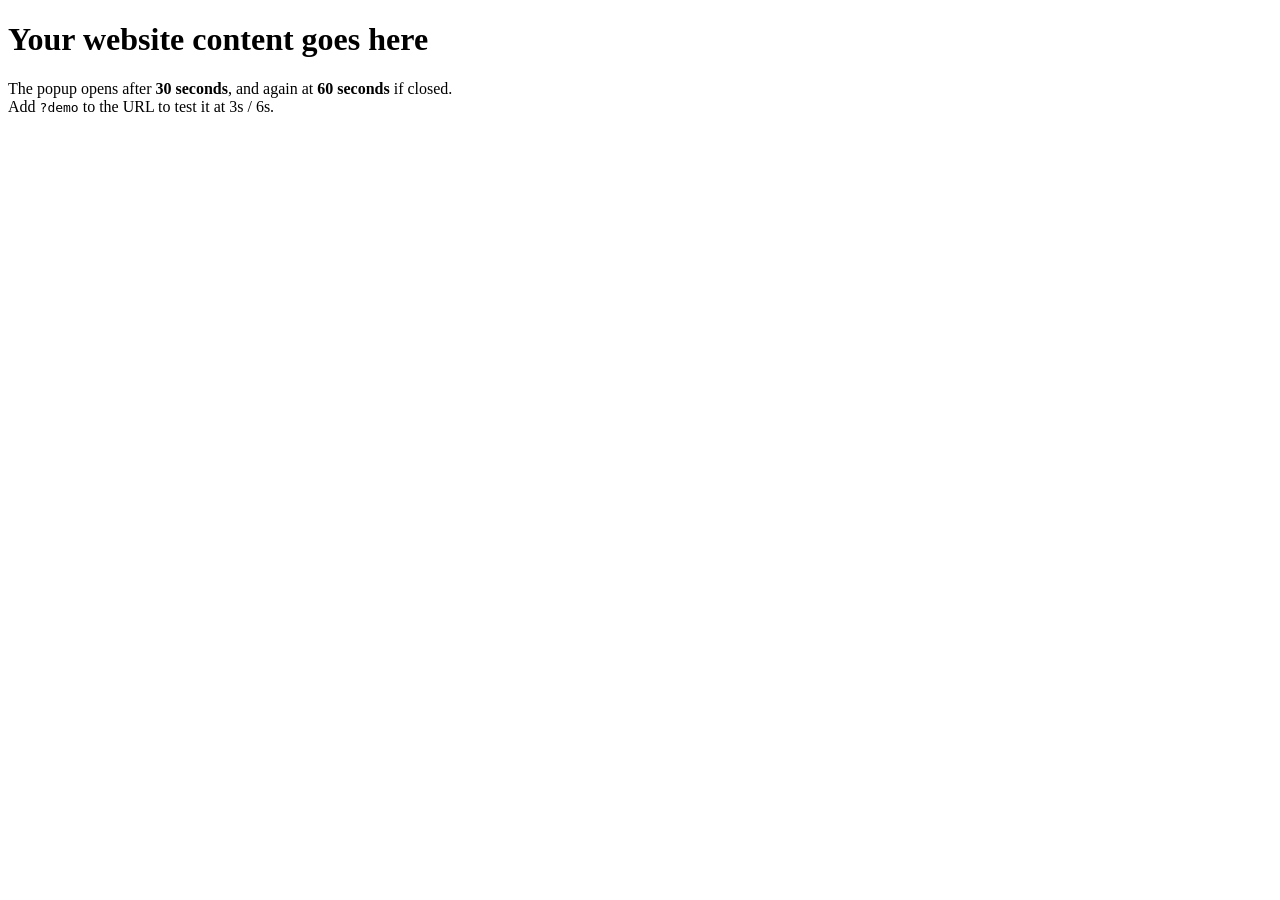
<file: popoup.html>
<!doctype html>
<html lang="en">
<head>
<meta charset="utf-8">
<meta name="viewport" content="width=device-width, initial-scale=1">
<title>Equitient AI</title>
<link href="https://fonts.googleapis.com/css2?family=Poppins:wght@400;500;600;700&display=swap" rel="stylesheet">
<style>
/* ============ Equitient AI lead popup ============ */
.eq-overlay{position:fixed;inset:0;z-index:99999;display:none;align-items:center;justify-content:center;padding:16px;background:rgba(3,6,20,.72);backdrop-filter:blur(4px);-webkit-backdrop-filter:blur(4px);font-family:'Poppins',system-ui,sans-serif}
.eq-overlay.eq-open{display:flex;animation:eqFade .25s ease}
@keyframes eqFade{from{opacity:0}to{opacity:1}}
@keyframes eqPop{from{opacity:0;transform:translateY(14px) scale(.98)}to{opacity:1;transform:none}}
.eq-overlay *{box-sizing:border-box}.eq-modal{text-align:left;position:relative;display:grid;grid-template-columns:1.05fr 1fr;width:min(960px,100%);max-height:calc(100vh - 32px);overflow:auto;border-radius:20px;background:#0a1030;color:#fff;box-shadow:0 30px 80px rgba(0,0,0,.6);border:1px solid rgba(120,150,255,.25);animation:eqPop .3s ease}
.eq-left{position:relative;padding:34px 30px;background:linear-gradient(160deg,#070a1c 0%,#0b1545 60%,#1a1060 100%);overflow:hidden}
.eq-left:before{content:'';position:absolute;width:260px;height:260px;right:-90px;top:-80px;border-radius:50%;background:#1f8fd0;filter:blur(70px);opacity:.45}
.eq-left:after{content:'';position:absolute;width:240px;height:240px;left:-90px;bottom:-90px;border-radius:50%;background:#7b3df0;filter:blur(70px);opacity:.45}
.eq-left>*{position:relative;z-index:1}
.eq-logo{width:190px;max-width:70%;display:block;margin-bottom:22px}
.eq-left h2{font-size:22px;line-height:1.25;font-weight:700;margin:0 0 6px}
.eq-left h2 span{color:#4cc3ff}
.eq-sub{font-size:13px;line-height:1.55;color:#b4bddc;margin:0 0 18px}
.eq-course{display:flex;gap:12px;align-items:flex-start;padding:12px 14px;margin-bottom:10px;border-radius:12px;background:rgba(255,255,255,.06);border:1px solid rgba(120,150,255,.22)}
.eq-course i{font-style:normal;font-size:20px;line-height:1}
.eq-course b{display:block;font-size:14px;font-weight:600}
.eq-course small{display:block;font-size:11.5px;color:#aab4d8;line-height:1.45;margin-top:2px}
.eq-chips{display:flex;flex-wrap:wrap;gap:6px;margin-top:14px}
.eq-chips span{font-size:11px;padding:4px 10px;border-radius:20px;background:rgba(80,130,255,.16);border:1px solid rgba(110,160,255,.35);color:#cfe0ff}
.eq-right{padding:34px 32px 28px;background:#0d0a22}
.eq-right h3{font-size:24px;line-height:1.2;font-weight:700;margin:6px 0 0}
.eq-right h3 span{background:linear-gradient(90deg,#17d4ff,#9b5cff);-webkit-background-clip:text;background-clip:text;color:transparent}
.eq-right .eq-note{font-size:12.5px;color:#a9b3d6;margin:8px 0 18px}
.eq-f{margin-bottom:12px}
.eq-f label{display:block;font-size:12.5px;font-weight:500;margin-bottom:5px;color:#e6ebff}
.eq-f input,.eq-f select{width:100%;height:44px;padding:0 14px;font:400 14px 'Poppins',sans-serif;border-radius:9px;border:1px solid rgba(255,255,255,.14);background:#fff;color:#111;outline:none;transition:box-shadow .15s,border-color .15s}
.eq-f input:focus,.eq-f select:focus{border-color:#4cc3ff;box-shadow:0 0 0 3px rgba(76,195,255,.28)}
.eq-f.eq-bad input,.eq-f.eq-bad select{border-color:#ff6b6b}
.eq-err{display:none;font-size:11.5px;color:#ff8f8f;margin-top:4px}
.eq-f.eq-bad .eq-err{display:block}
.eq-btn{width:100%;height:48px;margin-top:6px;border:0;border-radius:10px;font:600 15px 'Poppins',sans-serif;color:#fff;cursor:pointer;background:linear-gradient(90deg,#12b8f0,#5b4bff 60%,#a64dff);transition:transform .12s,filter .12s}
.eq-btn:hover{filter:brightness(1.1);transform:translateY(-1px)}
.eq-btn[disabled]{opacity:.65;cursor:wait}
.eq-fine{font-size:10.5px;color:#7f8bb4;margin-top:10px;line-height:1.5;text-align:center}
.eq-close{position:absolute;top:12px;right:12px;z-index:5;width:36px;height:36px;border-radius:50%;border:0;cursor:pointer;background:rgba(255,255,255,.88);color:#16163a;font-size:20px;line-height:1;display:flex;align-items:center;justify-content:center;transition:transform .15s,background .15s}
.eq-close:hover{background:#fff;transform:scale(1.08)}
.eq-hp{position:absolute;left:-9999px;opacity:0;height:0;width:0}
.eq-ok{display:none;text-align:center;padding:40px 0}
.eq-ok .eq-tick{width:64px;height:64px;margin:0 auto 16px;border-radius:50%;display:flex;align-items:center;justify-content:center;font-size:30px;background:linear-gradient(135deg,#12b8f0,#a64dff)}
.eq-ok h3{font-size:22px}.eq-ok p{font-size:13px;color:#b4bddc;margin:8px 0 18px}
.eq-ok button{padding:11px 26px;border-radius:9px;border:1px solid rgba(255,255,255,.3);background:transparent;color:#fff;font:500 13px 'Poppins',sans-serif;cursor:pointer}
.eq-success .eq-form{display:none}.eq-success .eq-ok{display:block}
@media(max-width:760px){
 .eq-modal{grid-template-columns:1fr}
 .eq-left{padding:22px 20px 16px}.eq-logo{width:150px;margin-bottom:12px}
 .eq-left h2{font-size:17px}.eq-sub,.eq-chips{display:none}
 .eq-course{padding:9px 11px;margin-bottom:7px}.eq-course small{display:none}
 .eq-right{padding:22px 20px 22px}.eq-right h3{font-size:20px}
}
@media(prefers-reduced-motion:reduce){.eq-overlay.eq-open,.eq-modal{animation:none}}
</style>
</head>
<body class="eq-demo">
<h1>Your website content goes here</h1>
<p>The popup opens after <b>30 seconds</b>, and again at <b>60 seconds</b> if closed.<br>Add <code>?demo</code> to the URL to test it at 3s / 6s.</p>

<!-- ============ POPUP MARKUP (copy from here) ============ -->
<div class="eq-overlay" id="eqOverlay" role="dialog" aria-modal="true" aria-labelledby="eqTitle">
 <div class="eq-modal" id="eqModal">
  <button class="eq-close" id="eqClose" type="button" aria-label="Close popup">&times;</button>

  <aside class="eq-left">
   <img class="eq-logo" src="[data-uri]" alt="Equitient AI">
   <h2>Build the skills real teams <span>hire for.</span></h2>
   <p class="eq-sub">Live, mentor-led program with hands-on projects, 1:1 doubt support and career guidance.</p>
   <div class="eq-course"><i>🤖</i><div><b>Advanced GenAI Engineer Program</b><small>RAG, agents, fine-tuning and production deployment</small></div></div>
   <div class="eq-chips"><span>16 weeks</span><span>Live online</span><span>8–10 PM IST</span><span>Recorded sessions</span></div>
  </aside>

  <section class="eq-right">
   <div class="eq-form" id="eqFormWrap">
    <h3 id="eqTitle">Talk to Our Team <span>Today!</span></h3>
    <p class="eq-note">Share your details and we'll call you with the syllabus, batch dates and fee details.</p>
    <form id="eqForm" novalidate>
     <div class="eq-f"><label for="eqName">Full Name</label><input id="eqName" name="name" type="text" autocomplete="name" placeholder="Enter your full name"><div class="eq-err">Please enter your name.</div></div>
     <div class="eq-f"><label for="eqMobile">Mobile Number</label><input id="eqMobile" name="mobile" type="tel" inputmode="numeric" maxlength="10" autocomplete="tel-national" placeholder="Enter 10-digit Mobile Number"><div class="eq-err">Enter a valid 10-digit mobile number.</div></div>
     <div class="eq-f"><label for="eqEmail">Email <span style="color:#7f8bb4;font-weight:400">(optional)</span></label><input id="eqEmail" name="email" type="email" autocomplete="email" placeholder="you@example.com"><div class="eq-err">Enter a valid email address.</div></div>
     <div class="eq-f"><label for="eqCourse">I'm interested in</label>
      <select id="eqCourse" name="course"><option value="">Select a program</option><option value="Advanced GenAI Engineer Program">Advanced GenAI Engineer Program</option><option value="Not sure yet">Not sure yet</option></select><div class="eq-err">Please choose a program.</div></div>
     <input class="eq-hp" type="text" name="website" tabindex="-1" autocomplete="off" aria-hidden="true">
     <button class="eq-btn" id="eqSubmit" type="submit">Request a Call Back</button>
     <p class="eq-fine">By submitting, you agree to be contacted by Equitient AI about our programs. No spam.</p>
    </form>
   </div>
   <div class="eq-ok" id="eqOk"><div class="eq-tick">✓</div><h3>Thank you!</h3><p>We've received your details. Our team will contact you shortly.</p><button type="button" id="eqDone">Back to website</button></div>
  </section>
 </div>
</div>

<script>
(function () {
  'use strict';

  /* ===================== SETTINGS – edit here ===================== */
  var CONFIG = {
    endpoint: 'PASTE_YOUR_GOOGLE_APPS_SCRIPT_WEB_APP_URL_HERE',
    stages: [30000, 60000],      // popup times in ms since the visitor arrived on the site
  };
  if (/[?&]demo\b/.test(location.search)) CONFIG.stages = [3000, 6000];   // test mode: ?demo
  /* ================================================================ */

  var SUBMITTED = 'eq_submitted', START = 'eq_start', SHOWN = 'eq_shown';
  function ls(k, v) { try { if (v === undefined) return localStorage.getItem(k); localStorage.setItem(k, v); } catch (e) {} return null; }
  function ss(k, v) { try { if (v === undefined) return sessionStorage.getItem(k); sessionStorage.setItem(k, v); } catch (e) {} return null; }

  if (ls(SUBMITTED) === '1') return;                               // already enquired → never show again

  /* time on site is kept across pages of the same visit */
  var start = parseInt(ss(START), 10);
  if (!start) { start = Date.now(); ss(START, String(start)); }
  var shown = parseInt(ss(SHOWN), 10) || 0;
  if (shown >= CONFIG.stages.length) return;

    var overlay = document.getElementById('eqOverlay'),
      modal = document.getElementById('eqModal'),
      form = document.getElementById('eqForm'),
      lastFocus = null;

  function open() {
    if (overlay.classList.contains('eq-open') || ls(SUBMITTED) === '1') return;
    lastFocus = document.activeElement;
    overlay.classList.add('eq-open'); document.body.style.overflow = 'hidden';
    shown++; ss(SHOWN, String(shown));
    setTimeout(function () { var n = document.getElementById('eqName'); if (n) n.focus(); }, 60);
  }
  function close() {
    overlay.classList.remove('eq-open'); document.body.style.overflow = '';
    if (lastFocus && lastFocus.focus) lastFocus.focus();
  }

  /* schedule the popups that are still due */
  (function schedule() {
    for (var i = shown; i < CONFIG.stages.length; i++) {
      (function (i) {
        var wait = CONFIG.stages[i] - (Date.now() - start);
        if (wait < 3000) wait = 3000 * (i - shown + 1);              // visitor already past this time: wait a little, don't pop instantly
        setTimeout(function () { if (shown === i) open(); }, wait);
      })(i);
    }
  })();

  document.getElementById('eqClose').addEventListener('click', close);
  document.getElementById('eqDone').addEventListener('click', close);
  overlay.addEventListener('mousedown', function (e) { if (e.target === overlay) close(); });
  document.addEventListener('keydown', function (e) {
    if (!overlay.classList.contains('eq-open')) return;
    if (e.key === 'Escape') close();
    if (e.key === 'Tab') {
      var f = modal.querySelectorAll('button,input:not(.eq-hp),select'); if (!f.length) return;
      var first = f[0], last = f[f.length - 1];
      if (e.shiftKey && document.activeElement === first) { e.preventDefault(); last.focus(); }
      else if (!e.shiftKey && document.activeElement === last) { e.preventDefault(); first.focus(); }
    }
  });
  document.getElementById('eqMobile').addEventListener('input', function () { this.value = this.value.replace(/\D/g, '').slice(0, 10); });

  function flag(id, bad) { document.getElementById(id).closest('.eq-f').classList.toggle('eq-bad', bad); return !bad; }

  form.addEventListener('submit', function (e) {
    e.preventDefault();
    var d = {
      name: form.name.value.trim(), mobile: form.mobile.value.trim(),
      email: form.email.value.trim(), course: form.course.value,
      page: location.href
    };
    var ok = true;
    ok = flag('eqName', d.name.length < 2) && ok;
    ok = flag('eqMobile', !/^[6-9]\d{9}$/.test(d.mobile)) && ok;
    ok = flag('eqEmail', d.email !== '' && !/^[^\s@]+@[^\s@]+\.[^\s@]+$/.test(d.email)) && ok;
    ok = flag('eqCourse', d.course === '') && ok;
    if (!ok || form.website.value) return;                           // hidden honeypot field filled → bot

    var btn = document.getElementById('eqSubmit'); btn.disabled = true; btn.textContent = 'Submitting…';
    function reset() { btn.disabled = false; btn.textContent = 'Request a Call Back'; }
    function done() { ls(SUBMITTED, '1'); overlay.querySelector('.eq-right').classList.add('eq-success'); reset(); }

    if (CONFIG.endpoint.indexOf('http') !== 0) { console.warn('Equitient popup: endpoint not set – lead NOT sent', d); return setTimeout(done, 400); }

    /* Google Apps Script web apps don't allow a normal cross-site reply, so we send a "simple" request (no-cors).
       The browser cannot read the answer, so a network failure is the only error we can detect. */
    fetch(CONFIG.endpoint, { method: 'POST', mode: 'no-cors', body: new URLSearchParams(d) })
      .then(done)
      .catch(function () { reset(); alert('Sorry, something went wrong. Please check your internet and try again.'); });
  });
})();

</script>
</body>
</html>
</file>
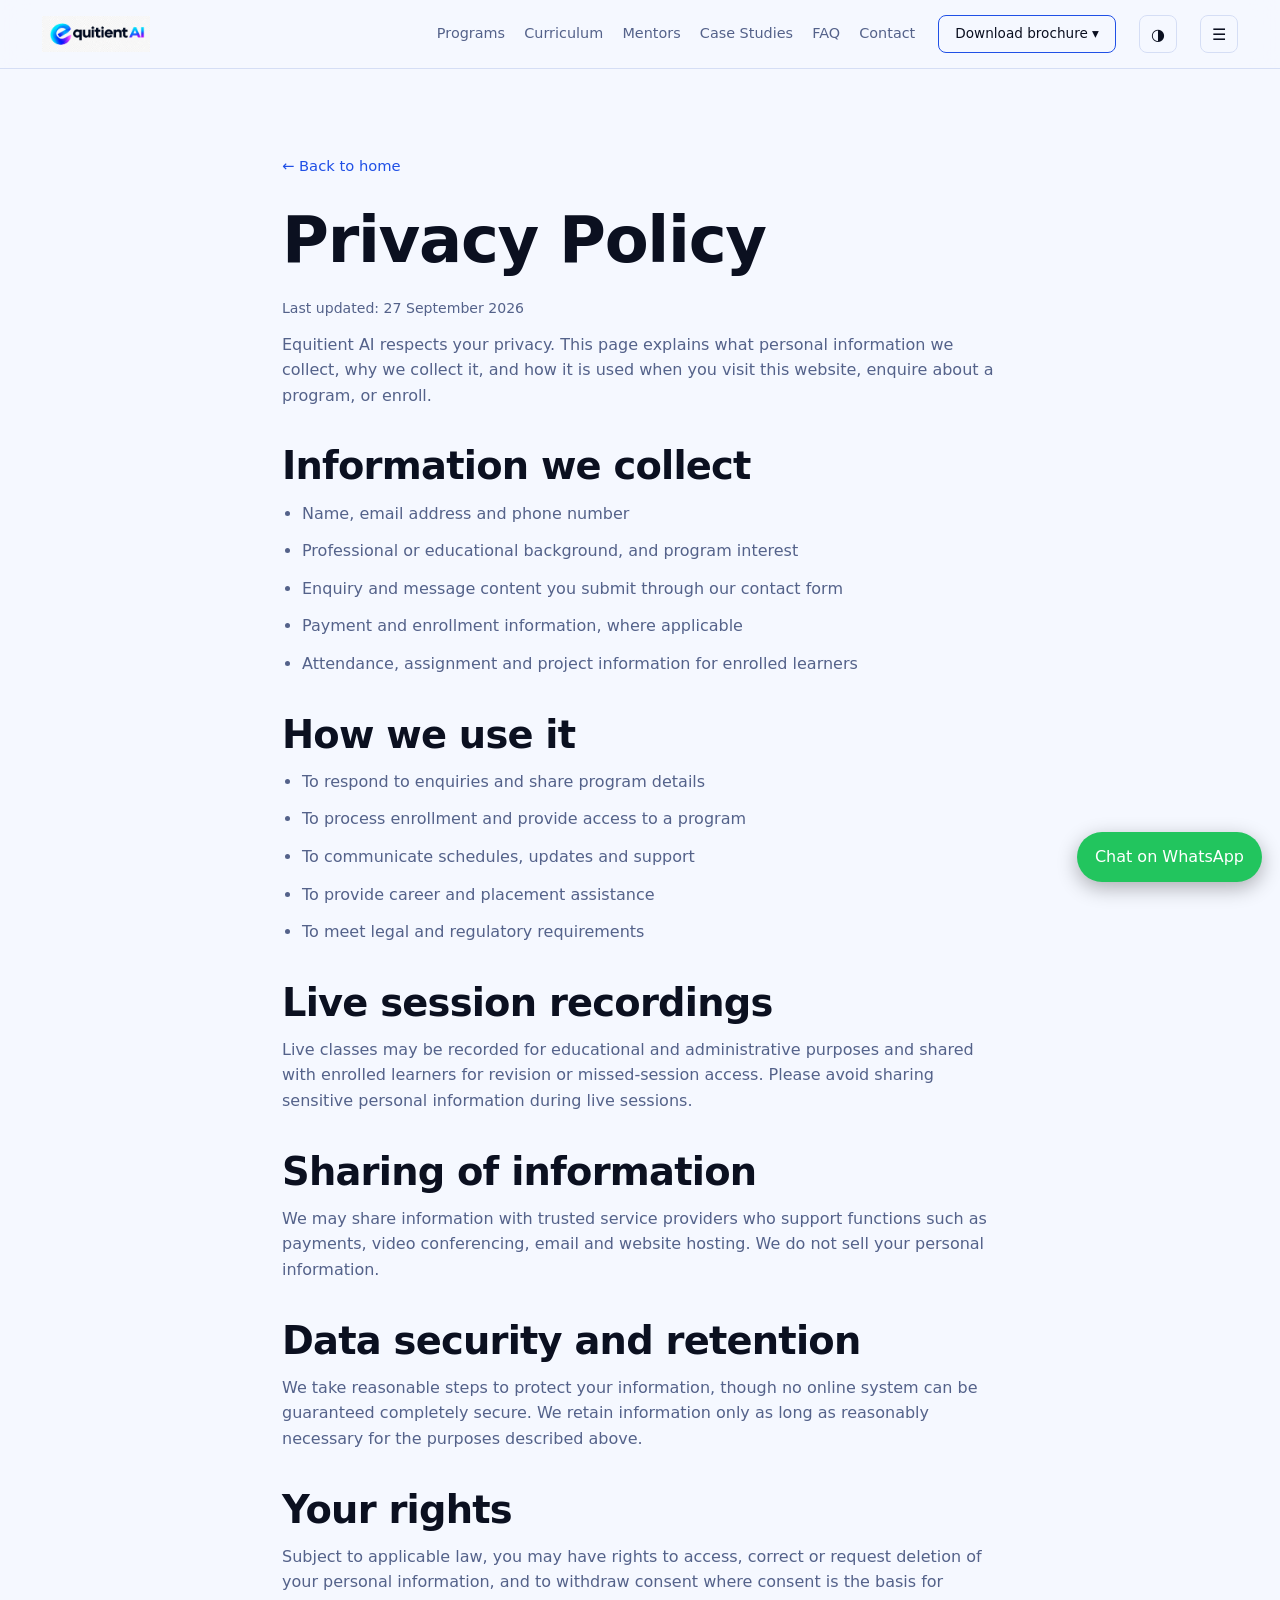
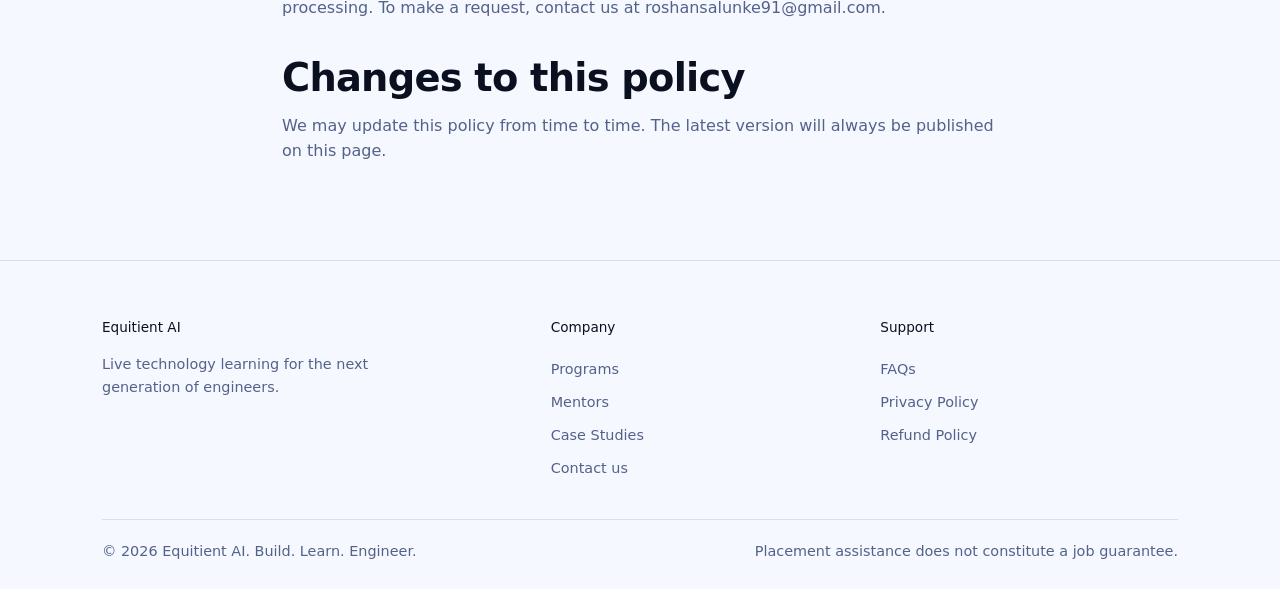
<file: privacy-policy.html>
<!DOCTYPE html>
<html lang="en" data-theme="dark">
<head>
<meta charset="utf-8">
<meta name="viewport" content="width=device-width, initial-scale=1">
<title>Privacy Policy | Equitient AI</title>
<meta name="description" content="How Equitient AI collects, uses and protects your personal information when you enquire about or enroll in a program.">
<meta name="robots" content="index, follow">
<link rel="canonical" href="https://equitientai.com/privacy-policy.html">
<meta name="theme-color" content="#050b1a">
<meta property="og:type" content="website">
<meta property="og:site_name" content="Equitient AI">
<meta property="og:title" content="Privacy Policy | Equitient AI">
<meta property="og:url" content="https://equitientai.com/privacy-policy.html">
<meta property="og:image" content="https://equitientai.com/assets/img/og-cover.png">
<meta name="twitter:card" content="summary_large_image">
<meta name="twitter:title" content="Privacy Policy | Equitient AI">
<meta name="twitter:image" content="https://equitientai.com/assets/img/og-cover.png">
<meta http-equiv="Content-Security-Policy" content="default-src 'self'; script-src 'self'; style-src 'self' https://fonts.googleapis.com; font-src https://fonts.gstatic.com; img-src 'self' data:; connect-src 'none'; object-src 'none'; base-uri 'self'; form-action 'none'; frame-ancestors 'none'">
<meta name="referrer" content="no-referrer">
<link rel="icon" href="favicon.ico" sizes="any">
<link rel="icon" type="image/png" sizes="32x32" href="assets/img/favicon-32.png">
<link rel="apple-touch-icon" sizes="180x180" href="assets/img/apple-touch-icon.png">
<link rel="preconnect" href="https://fonts.googleapis.com"><link rel="preconnect" href="https://fonts.gstatic.com" crossorigin>
<link href="https://fonts.googleapis.com/css2?family=Outfit:wght@400;500;600;700&display=swap" rel="stylesheet">
<link rel="stylesheet" href="style.css">
<link rel="stylesheet" href="assets/mobile.css">
</head>
<body>
<header><div class="wrap"><nav>
      <a class="brand" href="index.html" aria-label="Equitient AI home">

    <img
        class="brand-mark logo-dark"
        src="assets/img/og-cover-1.png"
        width="180" height="60"
        alt="Equitient AI"
    >

    <img
        class="brand-mark logo-light"
        src="assets/img/logo.png"
        width="180" height="60"
        alt="Equitient AI"
    >

</a>
<div class="links" id="links"><a href="index.html#programs">Programs</a><a href="index.html#curriculum">Curriculum</a><a href="index.html#mentors">Mentors</a><a href="case-studies.html">Case Studies</a><a href="index.html#faq">FAQ</a><a href="index.html#contact">Contact</a></div>
<div class="dd" data-dd>
<button class="btn sec dd-btn" type="button" aria-haspopup="true" aria-expanded="false">Download brochure &#9662;</button>
<div class="dd-menu" role="menu">
<button type="button" role="menuitem" data-brochure="genai">Advanced GenAI Engineer brochure</button>
</div></div>
<button class="icon" id="theme" aria-label="Switch between dark and light theme">&#9681;</button>
<button class="icon menu" id="menu" aria-label="Open menu" aria-expanded="false">&#9776;</button>
</nav></div></header>

<main><section><div class="wrap legal">
<a class="back" href="index.html">&larr; Back to home</a>
<h1>Privacy Policy</h1>
<p class="updated">Last updated: 27 September 2026</p>

<p>Equitient AI respects your privacy. This page explains what personal information we collect, why we collect it, and how it is used when you visit this website, enquire about a program, or enroll.</p>

<h2>Information we collect</h2>
<ul>
<li>Name, email address and phone number</li>
<li>Professional or educational background, and program interest</li>
<li>Enquiry and message content you submit through our contact form</li>
<li>Payment and enrollment information, where applicable</li>
<li>Attendance, assignment and project information for enrolled learners</li>
</ul>

<h2>How we use it</h2>
<ul>
<li>To respond to enquiries and share program details</li>
<li>To process enrollment and provide access to a program</li>
<li>To communicate schedules, updates and support</li>
<li>To provide career and placement assistance</li>
<li>To meet legal and regulatory requirements</li>
</ul>

<h2>Live session recordings</h2>
<p>Live classes may be recorded for educational and administrative purposes and shared with enrolled learners for revision or missed-session access. Please avoid sharing sensitive personal information during live sessions.</p>

<h2>Sharing of information</h2>
<p>We may share information with trusted service providers who support functions such as payments, video conferencing, email and website hosting. We do not sell your personal information.</p>

<h2>Data security and retention</h2>
<p>We take reasonable steps to protect your information, though no online system can be guaranteed completely secure. We retain information only as long as reasonably necessary for the purposes described above.</p>

<h2>Your rights</h2>
<p>Subject to applicable law, you may have rights to access, correct or request deletion of your personal information, and to withdraw consent where consent is the basis for processing. To make a request, contact us at <a href="mailto:roshansalunke91@gmail.com">roshansalunke91@gmail.com</a>.</p>

<h2>Changes to this policy</h2>
<p>We may update this policy from time to time. The latest version will always be published on this page.</p>
</div></section></main>

<footer><div class="wrap">
<div class="fgrid">
<div><h4>Equitient AI</h4><p class="footer-desc">Live technology learning for the next generation of engineers.</p></div>
<div><h4>Company</h4><a href="index.html#programs">Programs</a><a href="index.html#mentors">Mentors</a><a href="case-studies.html">Case Studies</a><a href="index.html#contact">Contact us</a></div>
<div><h4>Support</h4><a href="index.html#faq">FAQs</a><a href="privacy-policy.html">Privacy Policy</a><a href="refund-policy.html">Refund Policy</a></div>
</div>
<div class="fbottom"><span>&copy; 2026 Equitient AI. Build. Learn. Engineer.</span><span>Placement assistance does not constitute a job guarantee.</span></div>
</div></footer>
<a class="wa" href="https://wa.me/919920011295?text=Hi%20Equitient%20AI%2C%20I%20want%20to%20know%20more%20about%20your%20programs" target="_blank" rel="noopener noreferrer">Chat on WhatsApp</a>

<script src="assets/js/main.js" defer></script>
</body>
</html>
</file>
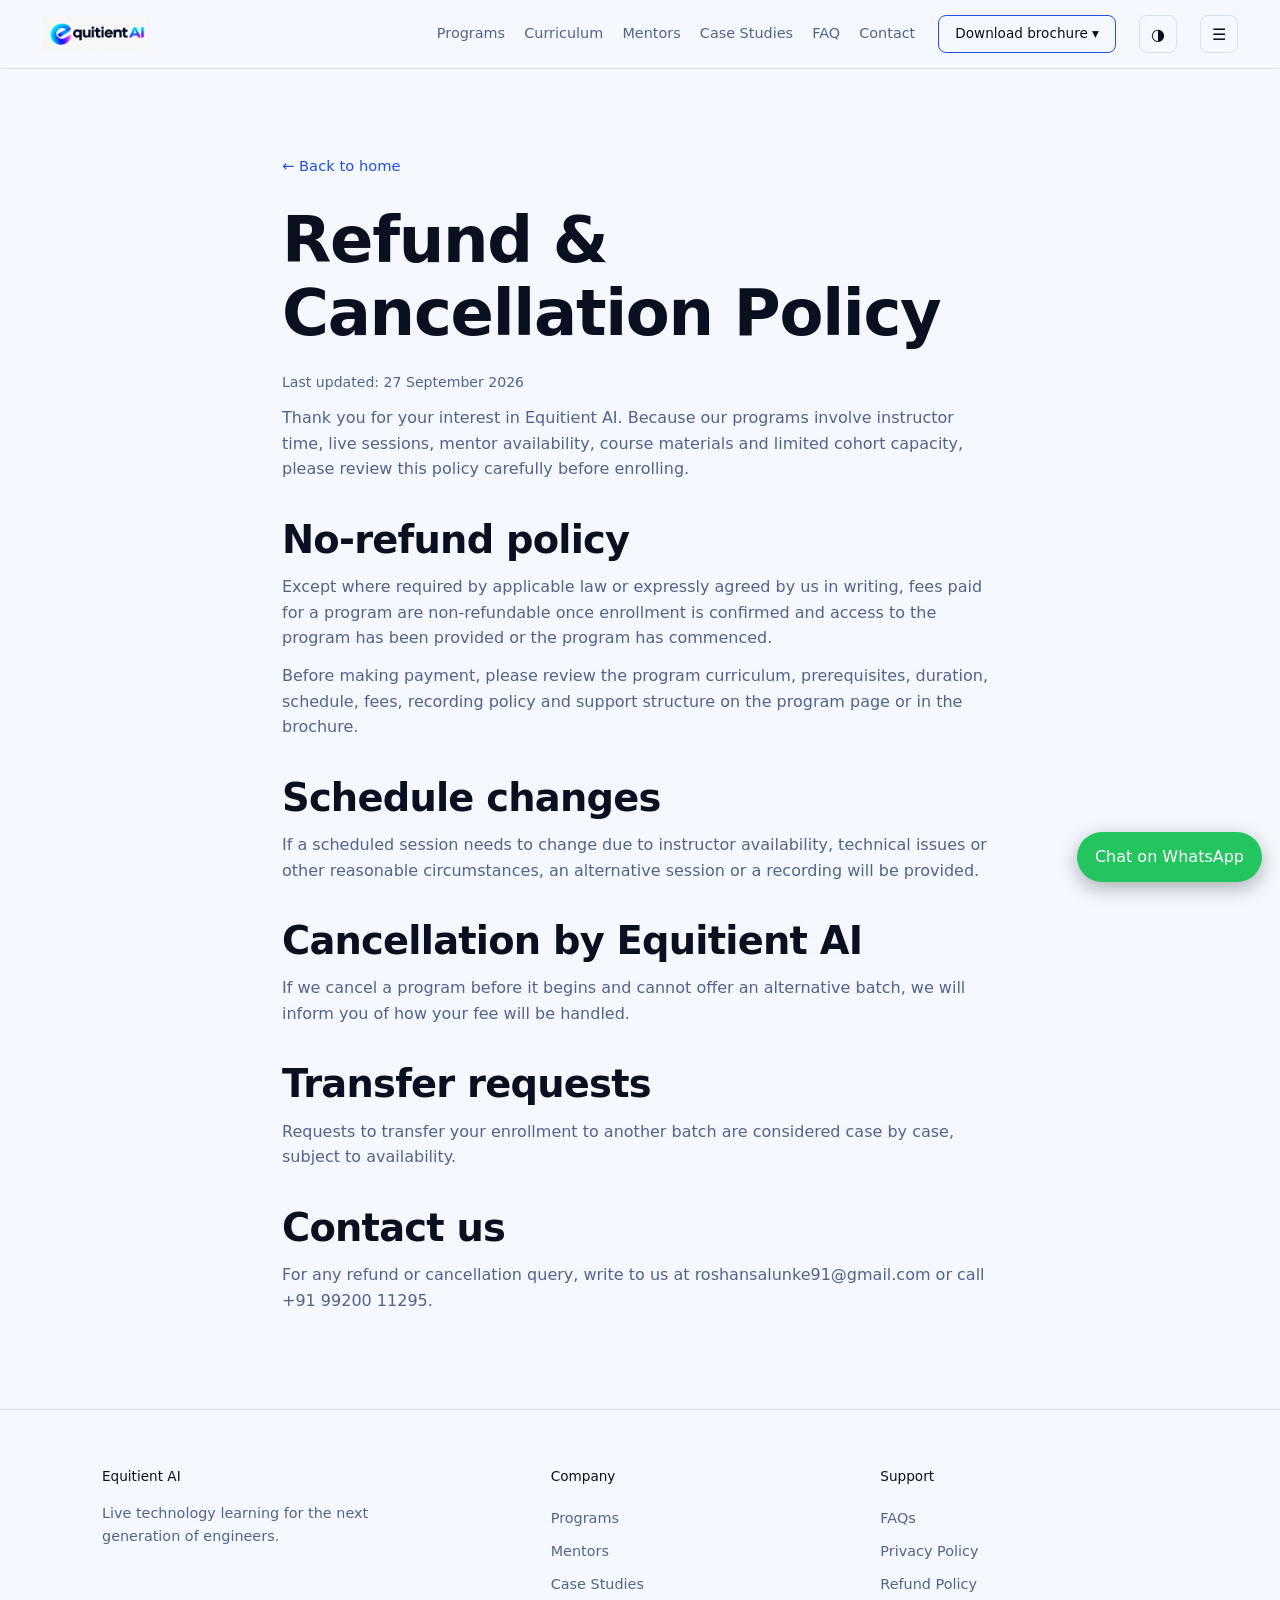
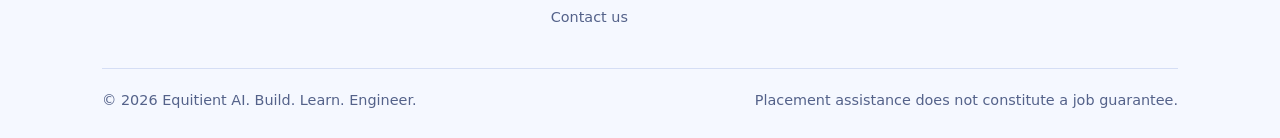
<file: refund-policy.html>
<!DOCTYPE html>
<html lang="en" data-theme="dark">
<head>
<meta charset="utf-8">
<meta name="viewport" content="width=device-width, initial-scale=1">
<title>Refund & Cancellation Policy | Equitient AI</title>
<meta name="description" content="Equitient AI's refund and cancellation policy: what happens after enrollment, schedule changes, transfers and how to reach us.">
<meta name="robots" content="index, follow">
<link rel="canonical" href="https://equitientai.com/refund-policy.html">
<meta name="theme-color" content="#050b1a">
<meta property="og:type" content="website">
<meta property="og:site_name" content="Equitient AI">
<meta property="og:title" content="Refund & Cancellation Policy | Equitient AI">
<meta property="og:url" content="https://equitientai.com/refund-policy.html">
<meta property="og:image" content="https://equitientai.com/assets/img/og-cover.png">
<meta name="twitter:card" content="summary_large_image">
<meta name="twitter:title" content="Refund & Cancellation Policy | Equitient AI">
<meta name="twitter:image" content="https://equitientai.com/assets/img/og-cover.png">
<meta http-equiv="Content-Security-Policy" content="default-src 'self'; script-src 'self'; style-src 'self' https://fonts.googleapis.com; font-src https://fonts.gstatic.com; img-src 'self' data:; connect-src 'none'; object-src 'none'; base-uri 'self'; form-action 'none'; frame-ancestors 'none'">
<meta name="referrer" content="no-referrer">
<link rel="icon" href="favicon.ico" sizes="any">
<link rel="icon" type="image/png" sizes="32x32" href="assets/img/favicon-32.png">
<link rel="apple-touch-icon" sizes="180x180" href="assets/img/apple-touch-icon.png">
<link rel="preconnect" href="https://fonts.googleapis.com"><link rel="preconnect" href="https://fonts.gstatic.com" crossorigin>
<link href="https://fonts.googleapis.com/css2?family=Outfit:wght@400;500;600;700&display=swap" rel="stylesheet">
<link rel="stylesheet" href="style.css">
<link rel="stylesheet" href="assets/mobile.css">
</head>
<body>
<header><div class="wrap"><nav>
      <a class="brand" href="index.html" aria-label="Equitient AI home">

    <img
        class="brand-mark logo-dark"
        src="assets/img/og-cover-1.png"
        width="180" height="60"
        alt="Equitient AI"
    >

    <img
        class="brand-mark logo-light"
        src="assets/img/logo.png"
        width="180" height="60"
        alt="Equitient AI"
    >

</a>
<div class="links" id="links"><a href="index.html#programs">Programs</a><a href="index.html#curriculum">Curriculum</a><a href="index.html#mentors">Mentors</a><a href="case-studies.html">Case Studies</a><a href="index.html#faq">FAQ</a><a href="index.html#contact">Contact</a></div>
<div class="dd" data-dd>
<button class="btn sec dd-btn" type="button" aria-haspopup="true" aria-expanded="false">Download brochure &#9662;</button>
<div class="dd-menu" role="menu">
<button type="button" role="menuitem" data-brochure="genai">Advanced GenAI Engineer brochure</button>
</div></div>
<button class="icon" id="theme" aria-label="Switch between dark and light theme">&#9681;</button>
<button class="icon menu" id="menu" aria-label="Open menu" aria-expanded="false">&#9776;</button>
</nav></div></header>

<main><section><div class="wrap legal">
<a class="back" href="index.html">&larr; Back to home</a>
<h1>Refund &amp; Cancellation Policy</h1>
<p class="updated">Last updated: 27 September 2026</p>

<p>Thank you for your interest in Equitient AI. Because our programs involve instructor time, live sessions, mentor availability, course materials and limited cohort capacity, please review this policy carefully before enrolling.</p>

<h2>No-refund policy</h2>
<p>Except where required by applicable law or expressly agreed by us in writing, fees paid for a program are non-refundable once enrollment is confirmed and access to the program has been provided or the program has commenced.</p>
<p>Before making payment, please review the program curriculum, prerequisites, duration, schedule, fees, recording policy and support structure on the program page or in the brochure.</p>

<h2>Schedule changes</h2>
<p>If a scheduled session needs to change due to instructor availability, technical issues or other reasonable circumstances, an alternative session or a recording will be provided.</p>

<h2>Cancellation by Equitient AI</h2>
<p>If we cancel a program before it begins and cannot offer an alternative batch, we will inform you of how your fee will be handled.</p>

<h2>Transfer requests</h2>
<p>Requests to transfer your enrollment to another batch are considered case by case, subject to availability.</p>

<h2>Contact us</h2>
<p>For any refund or cancellation query, write to us at <a href="mailto:roshansalunke91@gmail.com">roshansalunke91@gmail.com</a> or call <a href="tel:+919920011295">+91 99200 11295</a>.</p>
</div></section></main>

<footer><div class="wrap">
<div class="fgrid">
<div><h4>Equitient AI</h4><p class="footer-desc">Live technology learning for the next generation of engineers.</p></div>
<div><h4>Company</h4><a href="index.html#programs">Programs</a><a href="index.html#mentors">Mentors</a><a href="case-studies.html">Case Studies</a><a href="index.html#contact">Contact us</a></div>
<div><h4>Support</h4><a href="index.html#faq">FAQs</a><a href="privacy-policy.html">Privacy Policy</a><a href="refund-policy.html">Refund Policy</a></div>
</div>
<div class="fbottom"><span>&copy; 2026 Equitient AI. Build. Learn. Engineer.</span><span>Placement assistance does not constitute a job guarantee.</span></div>
</div></footer>
<a class="wa" href="https://wa.me/919920011295?text=Hi%20Equitient%20AI%2C%20I%20want%20to%20know%20more%20about%20your%20programs" target="_blank" rel="noopener noreferrer">Chat on WhatsApp</a>

<script src="assets/js/main.js" defer></script>
</body>
</html>
</file>
<file: style.css>
:root{--bg:#050b1a;--bg2:#0a1330;--card:#0d1734;--line:#1c2a55;--tx:#eaf0ff;--mut:#9aa8cf;--acc:#2f7bff;--g:linear-gradient(90deg,#1fb6ff,#a855f7);--glow:rgba(47,123,255,.18)}
:root[data-theme=light]{--bg:#f5f8ff;--bg2:#eaf0ff;--card:#fff;--line:#d5def5;--tx:#0b1020;--mut:#54628a;--acc:#2050e6;--glow:rgba(32,80,230,.1)}
*{box-sizing:border-box;margin:0}
html{scroll-behavior:smooth;scroll-padding-top:76px}
body{font-family:Outfit,system-ui,sans-serif;background:var(--bg);color:var(--tx);line-height:1.6;transition:background .3s,color .3s}
a{color:inherit;text-decoration:none}
:focus-visible{outline:2px solid var(--acc);outline-offset:3px}
.wrap{max-width:1120px;margin:0 auto;padding:0 22px}
section{padding:84px 0}
h1,h2,h3{line-height:1.15;letter-spacing:-.02em}
h2{font-size:clamp(1.7rem,3.4vw,2.4rem);margin-bottom:12px}
.lead{color:var(--mut);max-width:60ch;margin-bottom:38px}
.grad{background:var(--g);-webkit-background-clip:text;background-clip:text;color:transparent}
header{position:sticky;top:0;z-index:100;background:color-mix(in srgb,var(--bg) 88%,transparent);backdrop-filter:blur(14px);-webkit-backdrop-filter:blur(14px);border-bottom:1px solid var(--line)}
header .wrap{max-width:1240px}
nav{display:flex;align-items:center;gap:clamp(14px,1.8vw,28px);height:68px}
.brand{display:flex;align-items:center;gap:10px;font-weight:600;font-size:1.15rem;flex:none}
.brand-mark{
    width:auto;
    height:36px;
    max-width:155px;
    object-fit:contain;
    flex:none;
}

/* Dark theme */
:root[data-theme="dark"] .logo-light{
    display:none;
}




/* Light theme */
:root[data-theme="light"] .logo-dark{
    display:none;
}
.brand small{display:block;font-size:.55rem;letter-spacing:.16em;color:var(--mut);font-weight:400;margin-top:-4px}
.links{display:flex;align-items:center;gap:clamp(12px,1.5vw,22px);margin-left:auto;font-size:.9rem;color:var(--mut)}
.links a{white-space:nowrap;transition:color .15s;font-weight:500}
.links a:hover{color:var(--tx)}
.btn{display:inline-flex;align-items:center;gap:8px;padding:12px 24px;border-radius:10px;font:inherit;font-weight:500;border:1px solid var(--acc);cursor:pointer;transition:transform .15s,background .2s;white-space:nowrap}
.btn:active{transform:scale(.97)}
.pri{background:var(--acc);color:#fff}.pri:hover{filter:brightness(1.1)}
.sec{background:transparent;color:var(--tx)}.sec:hover{background:var(--glow)}
nav .dd{flex:none}
nav .dd-btn{padding:8px 16px;height:38px;font-size:.85rem;border-radius:8px;white-space:nowrap;font-weight:500;display:inline-flex;align-items:center;gap:6px}
nav .icon{width:38px;height:38px;border-radius:8px;border:1px solid var(--line);background:transparent;color:var(--tx);cursor:pointer;font-size:1rem;display:inline-flex;align-items:center;justify-content:center;flex:none;transition:border-color .15s,background .15s}
nav .icon:hover{border-color:var(--acc);background:var(--glow)}
.menu{display:none}
.hero{padding:88px 0 70px;background:radial-gradient(900px 500px at 85% 20%,var(--glow),transparent 70%)}
.hero .wrap{display:grid;grid-template-columns:1.1fr .9fr;gap:40px;align-items:center}
h1{font-size:clamp(2.4rem,5.6vw,4rem);margin-bottom:20px}
.hero p{color:var(--mut);font-size:1.1rem;max-width:52ch;margin-bottom:30px}
.cta{display:flex;gap:14px;flex-wrap:wrap;margin-bottom:38px}
.marks{display:flex;gap:28px;flex-wrap:wrap;font-size:.88rem;color:var(--mut)}
.marks b{display:block;color:var(--tx);font-weight:500}
.art{width:100%;height:auto;border-radius:18px;border:1px solid var(--line);background:linear-gradient(180deg,#050b1a,#101c4a 70%,#3a2a6a)}
.grid{display:grid;gap:20px}.g2{grid-template-columns:repeat(2,1fr)}.g3{grid-template-columns:repeat(3,1fr)}
.card{background:var(--card);border:1px solid var(--line);border-radius:16px;padding:28px}
.card h3{font-size:1.2rem;margin-bottom:8px}
.card p,.card li{color:var(--mut);font-size:.96rem}
.card ul{padding-left:18px;margin:14px 0 22px}
.prog{border-top:3px solid var(--acc)}
.tags{display:flex;flex-wrap:wrap;gap:8px;margin:12px 0 4px}
.tags span{font-size:.8rem;padding:4px 12px;border-radius:99px;border:1px solid var(--line);color:var(--mut)}
.alt{background:var(--bg2)}
.steps{counter-reset:s;display:grid;grid-template-columns:repeat(3,1fr);gap:20px}
.steps div{counter-increment:s;padding-left:54px;position:relative}
.steps div::before{content:counter(s);position:absolute;left:0;top:0;width:38px;height:38px;border-radius:50%;background:var(--g);color:#fff;display:grid;place-items:center;font-weight:600}
.steps h3{font-size:1.05rem}.steps p{color:var(--mut);font-size:.94rem}
.who{display:flex;gap:16px;align-items:center;margin-bottom:12px}
.av{width:56px;height:56px;border-radius:50%;background:var(--g);display:grid;place-items:center;font-weight:700;font-size:1.3rem;color:#fff}
.note{font-size:.85rem;color:var(--mut);margin-top:22px;border-left:3px solid var(--acc);padding-left:14px}
details{border-bottom:1px solid var(--line);padding:18px 0}
summary{cursor:pointer;font-weight:500;list-style:none;display:flex;justify-content:space-between}
summary::after{content:"+";color:var(--acc);font-size:1.3rem;line-height:1}
details[open] summary::after{content:"\2212"}
details p{color:var(--mut);margin-top:10px;max-width:70ch}
.contact{display:grid;grid-template-columns:.8fr 1.2fr;gap:36px}
.info a{display:block;margin:6px 0 18px;font-size:1.05rem;color:var(--acc)}
form{display:grid;gap:16px}
label{font-size:.88rem;color:var(--mut);display:grid;gap:6px}
input,select,textarea{font:inherit;color:var(--tx);background:var(--bg);border:1px solid var(--line);border-radius:10px;padding:12px 14px;width:100%}
input:focus,select:focus,textarea:focus{border-color:var(--acc);outline:none;box-shadow:0 0 0 3px var(--glow)}
.row{display:grid;grid-template-columns:1fr 1fr;gap:16px}
.hp{position:absolute;left:-9999px;height:0;overflow:hidden}
#msg{min-height:1.4em;font-size:.94rem}
#msg.ok{color:#22c55e}#msg.err{color:#f87171}
footer{border-top:1px solid var(--line);padding:56px 0 26px;color:var(--mut);font-size:.9rem}
.fgrid{display:grid;grid-template-columns:1.4fr 1fr 1fr;gap:32px;padding-bottom:34px}
.fgrid h4{color:var(--tx);font-size:.85rem;font-weight:500;margin-bottom:14px}
.fgrid a{display:block;color:var(--mut);padding:5px 0}
.fgrid a:hover{color:var(--acc)}
.fbottom{border-top:1px solid var(--line);padding-top:20px;display:flex;justify-content:space-between;flex-wrap:wrap;gap:10px}
@media(max-width:700px){.fgrid{grid-template-columns:1fr 1fr}}
.wa{position:fixed;right:18px;bottom:18px;background:#22c55e;color:#fff;padding:12px 18px;border-radius:99px;font-weight:500;box-shadow:0 6px 20px rgba(0,0,0,.3);z-index:15}
@media(max-width:960px){
.hero .wrap,.contact,.g2,.g3,.steps,.row{grid-template-columns:1fr}
.links{display:none;position:absolute;top:68px;left:0;right:0;flex-direction:column;background:var(--bg);padding:18px 22px;border-bottom:1px solid var(--line);gap:14px}
.links.open{display:flex}.menu{display:block;margin-left:auto}.links{margin-left:0}
nav>.btn,nav .dd{display:none}section{padding:60px 0}}
@media(prefers-reduced-motion:reduce){*{transition:none!important;scroll-behavior:auto!important}}
.dd{position:relative;display:inline-block}
.dd-menu{position:absolute;top:calc(100% + 8px);right:0;min-width:240px;background:var(--card);border:1px solid var(--line);border-radius:12px;padding:8px;display:none;box-shadow:0 12px 30px rgba(0,0,0,.28);z-index:30}
.dd.open .dd-menu{display:block}
.dd-menu button{display:block;width:100%;text-align:left;background:transparent;border:0;color:var(--tx);font:inherit;padding:10px 12px;border-radius:8px;cursor:pointer}
.dd-menu button:hover,.dd-menu button:focus-visible{background:var(--glow)}
.broch-note{display:none;background:var(--glow);border:1px solid var(--acc);border-radius:10px;padding:12px 14px;font-size:.9rem;margin-bottom:4px}
.broch-note.show{display:block}
.broch-note button{background:none;border:0;color:var(--acc);font:inherit;cursor:pointer;padding:0;margin-left:6px;text-decoration:underline}
.card .row2{display:flex;gap:10px;flex-wrap:wrap}
.legal{max-width:760px}
.legal h2{margin-top:36px}
.legal h2:first-child{margin-top:0}
.legal p,.legal li{color:var(--mut);margin-bottom:12px}
.legal ul{padding-left:20px}
.updated{color:var(--mut);font-size:.88rem;margin-bottom:34px}
.back{display:inline-flex;gap:6px;color:var(--acc);margin-bottom:26px;font-size:.92rem}
.mb-12{margin-bottom:12px}
.mt-24{margin-top:24px}
.footer-desc{max-width:34ch}

/* Program Cohort Badge */
.prog-badge{display:inline-block;font-size:.76rem;font-weight:600;padding:4px 10px;border-radius:20px;background:rgba(31,182,255,.14);border:1px solid rgba(31,182,255,.32);color:#4cc3ff;margin-bottom:12px;letter-spacing:.04em;text-transform:uppercase}

/* Mentor Profile Cards & Metrics */
.mentor-stats{display:grid;grid-template-columns:repeat(2,1fr);gap:10px;margin:16px 0}
.stat-pill{background:rgba(120,150,255,.07);border:1px solid var(--line);border-radius:10px;padding:10px 12px}
.stat-pill b{display:block;color:var(--tx);font-size:.92rem;font-weight:600}
.stat-pill span{display:block;color:var(--mut);font-size:.78rem;line-height:1.35;margin-top:2px}
.mentor-links{display:flex;gap:8px;flex-wrap:wrap;margin-top:14px}
.link-btn{display:inline-flex;align-items:center;gap:4px;padding:6px 14px;border-radius:8px;border:1px solid var(--line);background:var(--card);font-size:.84rem;color:var(--acc);font-weight:500;transition:border-color .15s,background .15s}
.link-btn:hover{border-color:var(--acc);background:var(--glow)}
@media(max-width:560px){.mentor-stats{grid-template-columns:1fr}}

/* Enquiry Popup Styles */
.eq-overlay{position:fixed;inset:0;z-index:99999;display:none;align-items:center;justify-content:center;padding:16px;background:rgba(3,6,20,.72);backdrop-filter:blur(4px);-webkit-backdrop-filter:blur(4px);font-family:Outfit,system-ui,sans-serif}
.eq-overlay.eq-open{display:flex;animation:eqFade .25s ease}
@keyframes eqFade{from{opacity:0}to{opacity:1}}
@keyframes eqPop{from{opacity:0;transform:translateY(14px) scale(.98)}to{opacity:1;transform:none}}
.eq-overlay *{box-sizing:border-box}
.eq-modal{text-align:left;position:relative;display:grid;grid-template-columns:1.05fr 1fr;width:min(960px,100%);max-height:calc(100vh - 32px);overflow:auto;border-radius:20px;background:#0a1030;color:#fff;box-shadow:0 30px 80px rgba(0,0,0,.6);border:1px solid rgba(120,150,255,.25);animation:eqPop .3s ease}
.eq-left{position:relative;padding:34px 30px;background:linear-gradient(160deg,#070a1c 0%,#0b1545 60%,#1a1060 100%);overflow:hidden}
.eq-left:before{content:'';position:absolute;width:260px;height:260px;right:-90px;top:-80px;border-radius:50%;background:#1f8fd0;filter:blur(70px);opacity:.45}
.eq-left:after{content:'';position:absolute;width:240px;height:240px;left:-90px;bottom:-90px;border-radius:50%;background:#7b3df0;filter:blur(70px);opacity:.45}
.eq-left>*{position:relative;z-index:1}
.eq-logo{width:180px;max-width:70%;display:block;margin-bottom:22px;object-fit:contain}
.eq-left h2{font-size:22px;line-height:1.25;font-weight:700;margin:0 0 6px}
.eq-left h2 span{color:#4cc3ff}
.eq-sub{font-size:13px;line-height:1.55;color:#b4bddc;margin:0 0 18px}
.eq-course{display:flex;gap:12px;align-items:flex-start;padding:12px 14px;margin-bottom:10px;border-radius:12px;background:rgba(255,255,255,.06);border:1px solid rgba(120,150,255,.22)}
.eq-course i{font-style:normal;font-size:20px;line-height:1}
.eq-course b{display:block;font-size:14px;font-weight:600}
.eq-course small{display:block;font-size:11.5px;color:#aab4d8;line-height:1.45;margin-top:2px}
.eq-chips{display:flex;flex-wrap:wrap;gap:6px;margin-top:14px}
.eq-chips span{font-size:11px;padding:4px 10px;border-radius:20px;background:rgba(80,130,255,.16);border:1px solid rgba(110,160,255,.35);color:#cfe0ff}
.eq-right{padding:34px 32px 28px;background:#0d0a22}
.eq-right h3{font-size:24px;line-height:1.2;font-weight:700;margin:6px 0 0}
.eq-right h3 span{background:linear-gradient(90deg,#17d4ff,#9b5cff);-webkit-background-clip:text;background-clip:text;color:transparent}
.eq-right .eq-note{font-size:12.5px;color:#a9b3d6;margin:8px 0 18px}
.eq-f{margin-bottom:12px}
.eq-f label{display:block;font-size:12.5px;font-weight:500;margin-bottom:5px;color:#e6ebff}
.eq-f input,.eq-f select{width:100%;height:44px;padding:0 14px;font:400 14px Outfit,sans-serif;border-radius:9px;border:1px solid rgba(255,255,255,.14);background:#fff;color:#111;outline:none;transition:box-shadow .15s,border-color .15s}
.eq-f input:focus,.eq-f select:focus{border-color:#4cc3ff;box-shadow:0 0 0 3px rgba(76,195,255,.28)}
.eq-f.eq-bad input,.eq-f.eq-bad select{border-color:#ff6b6b}
.eq-err{display:none;font-size:11.5px;color:#ff8f8f;margin-top:4px}
.eq-f.eq-bad .eq-err{display:block}
.eq-btn{width:100%;height:48px;margin-top:6px;border:0;border-radius:10px;font:600 15px Outfit,sans-serif;color:#fff;cursor:pointer;background:linear-gradient(90deg,#12b8f0,#5b4bff 60%,#a64dff);transition:transform .12s,filter .12s}
.eq-btn:hover{filter:brightness(1.1);transform:translateY(-1px)}
.eq-btn[disabled]{opacity:.65;cursor:wait}
.eq-fine{font-size:10.5px;color:#7f8bb4;margin-top:10px;line-height:1.5;text-align:center}
.eq-close{position:absolute;top:12px;right:12px;z-index:5;width:36px;height:36px;border-radius:50%;border:0;cursor:pointer;background:rgba(255,255,255,.88);color:#16163a;font-size:20px;line-height:1;display:flex;align-items:center;justify-content:center;transition:transform .15s,background .15s}
.eq-close:hover{background:#fff;transform:scale(1.08)}
.eq-hp{position:absolute;left:-9999px;opacity:0;height:0;width:0}
.eq-ok{display:none;text-align:center;padding:40px 0}
.eq-ok .eq-tick{width:64px;height:64px;margin:0 auto 16px;border-radius:50%;display:flex;align-items:center;justify-content:center;font-size:30px;background:linear-gradient(135deg,#12b8f0,#a64dff)}
.eq-ok h3{font-size:22px}.eq-ok p{font-size:13px;color:#b4bddc;margin:8px 0 18px}
.eq-ok button{padding:11px 26px;border-radius:9px;border:1px solid rgba(255,255,255,.3);background:transparent;color:#fff;font:500 13px Outfit,sans-serif;cursor:pointer}
.eq-success .eq-form{display:none}.eq-success .eq-ok{display:block}
@media(max-width:760px){
 .eq-modal{grid-template-columns:1fr}
 .eq-left{padding:22px 20px 16px}.eq-logo{width:150px;margin-bottom:12px}
 .eq-left h2{font-size:17px}.eq-sub,.eq-chips{display:none}
 .eq-course{padding:9px 11px;margin-bottom:7px}.eq-course small{display:none}
 .eq-right{padding:22px 20px 22px}.eq-right h3{font-size:20px}
}
@media(prefers-reduced-motion:reduce){.eq-overlay.eq-open,.eq-modal{animation:none}}

/* Detailed Case Studies */
.cs-filter{display:flex;gap:8px;flex-wrap:wrap;margin:24px 0 28px}
.cs-tab{padding:8px 16px;border-radius:20px;border:1px solid var(--line);background:var(--card);color:var(--tx);font-size:.85rem;font-weight:500;cursor:pointer;transition:all .15s}
.cs-tab:hover{border-color:var(--acc);color:var(--acc)}
.cs-tab.active{background:var(--acc);color:#fff;border-color:var(--acc)}
.cs-card{display:flex;flex-direction:column;justify-content:space-between;border:1px solid var(--line);border-radius:14px;background:var(--card);padding:24px;transition:transform .18s,border-color .18s,box-shadow .18s}
.cs-card:hover{transform:translateY(-3px);border-color:rgba(76,195,255,.45);box-shadow:0 12px 28px rgba(0,0,0,.3)}
.cs-top{display:flex;align-items:center;justify-content:space-between;gap:12px;margin-bottom:12px;flex-wrap:wrap}
.cs-badge{font-size:.72rem;font-weight:600;padding:3px 10px;border-radius:12px;background:rgba(76,195,255,.12);border:1px solid rgba(76,195,255,.3);color:#4cc3ff;text-transform:uppercase;letter-spacing:.04em}
.cs-badge.devops{background:rgba(168,85,247,.12);border-color:rgba(168,85,247,.3);color:#c084fc}
.cs-github{display:inline-flex;align-items:center;gap:5px;font-size:.82rem;color:var(--mut);text-decoration:none;font-weight:500;transition:color .15s}
.cs-github:hover{color:var(--acc)}
.cs-github.cs-source-li:hover{color:#38bdf8}
.cs-card h3{font-size:1.22rem;line-height:1.35;margin-bottom:10px;color:var(--tx)}
.cs-desc{color:var(--tx);font-size:.9rem;line-height:1.55;margin-bottom:14px}
.cs-section{margin-bottom:12px}
.cs-section h4{font-size:.8rem;text-transform:uppercase;letter-spacing:.05em;color:var(--mut);margin-bottom:5px}
.cs-section p{font-size:.87rem;color:var(--tx);line-height:1.5;margin:0}
.cs-section ul{padding-left:18px;margin:4px 0 0;font-size:.87rem;color:var(--tx);line-height:1.5}
.cs-section li{margin-bottom:4px}
.cs-metrics{display:grid;grid-template-columns:repeat(auto-fit,minmax(130px,1fr));gap:8px;padding:10px 12px;border-radius:10px;background:rgba(120,150,255,.05);border:1px solid var(--line);margin:14px 0}
.cs-metric-item b{display:block;font-size:.86rem;color:var(--tx)}
.cs-metric-item span{display:block;font-size:.74rem;color:var(--mut);margin-top:2px}
.cs-tags{display:flex;gap:6px;flex-wrap:wrap;margin-top:12px}
.cs-tags span{font-size:.76rem;padding:3px 8px;border-radius:6px;background:rgba(255,255,255,.05);color:var(--mut);border:1px solid var(--line)}
.cs-card code{font-family:ui-monospace,SFMono-Regular,Menlo,Monaco,Consolas,monospace;font-size:.84em;background:rgba(255,255,255,.08);padding:2px 5px;border-radius:4px;color:#7dd3fc}
:root[data-theme=light] .cs-card code{background:rgba(0,0,0,.06);color:#0284c7}
:root[data-theme=light] .cs-badge{background:rgba(32,80,230,.09);border-color:rgba(32,80,230,.22);color:#2050e6}
:root[data-theme=light] .cs-badge.devops{background:rgba(147,51,234,.09);border-color:rgba(147,51,234,.22);color:#9333ea}
:root[data-theme=light] .cs-metrics{background:rgba(0,0,0,.025)}
@media(max-width:600px){.cs-card{padding:18px}}

/* Curriculum Roadmap & Capstone Rubric */
.phase-grid{display:grid;grid-template-columns:repeat(auto-fit,minmax(310px,1fr));gap:20px;margin-top:24px}
.phase-card{background:var(--card);border:1px solid var(--line);border-radius:14px;padding:22px;display:flex;flex-direction:column;justify-content:space-between;transition:transform .18s,border-color .18s}
.phase-card:hover{transform:translateY(-2px);border-color:rgba(76,195,255,.4)}
.phase-header{display:flex;align-items:center;justify-content:space-between;margin-bottom:10px}
.phase-num{font-size:.74rem;font-weight:700;text-transform:uppercase;letter-spacing:.05em;color:var(--acc);background:rgba(47,123,255,.12);padding:3px 9px;border-radius:12px;border:1px solid rgba(47,123,255,.25)}
.phase-weeks{font-size:.78rem;color:var(--mut);font-weight:500}
.phase-card h3{font-size:1.15rem;margin-bottom:8px;color:var(--tx)}
.phase-card p{font-size:.88rem;color:var(--tx);line-height:1.5;margin-bottom:12px}
.phase-bullets{padding-left:18px;margin:0 0 14px;font-size:.85rem;color:var(--mut);line-height:1.55}
.phase-bullets li{margin-bottom:4px}
.rubric-box{margin-top:32px;background:var(--card);border:1px solid var(--line);border-radius:16px;padding:26px}
.rubric-grid{display:grid;grid-template-columns:repeat(auto-fit,minmax(200px,1fr));gap:12px;margin-top:16px}
.rubric-item{background:rgba(255,255,255,.03);border:1px solid var(--line);border-radius:10px;padding:10px 14px}
.rubric-item b{display:block;font-size:.9rem;color:var(--tx)}
.rubric-item span{display:block;font-size:.78rem;color:var(--mut);margin-top:2px}
.fit-grid{display:grid;grid-template-columns:repeat(auto-fit,minmax(280px,1fr));gap:20px;margin-top:24px}
.fit-card{background:var(--card);border:1px solid var(--line);border-radius:14px;padding:24px}
.fit-card h3{font-size:1.05rem;margin-bottom:12px;display:flex;align-items:center;gap:8px}
.fit-card ul{padding-left:18px;font-size:.88rem;color:var(--mut);line-height:1.55}
.fit-card li{margin-bottom:6px}
:root[data-theme=light] .rubric-item{background:rgba(0,0,0,.02)}

/* Tangible Deliverables Grid (from Official Brochure) */
.deliverables-grid{display:grid;grid-template-columns:repeat(auto-fit,minmax(240px,1fr));gap:12px;margin:16px 0 24px}
.deliverable-card{background:rgba(255,255,255,.025);border:1px solid var(--line);border-radius:12px;padding:16px;transition:border-color .15s,transform .15s}
.deliverable-card:hover{border-color:rgba(76,195,255,.35);transform:translateY(-2px)}
.deliverable-badge{display:inline-block;font-size:.7rem;font-weight:700;text-transform:uppercase;letter-spacing:.05em;color:#38bdf8;background:rgba(56,189,248,.12);border:1px solid rgba(56,189,248,.25);padding:2px 8px;border-radius:6px;margin-bottom:8px}
.deliverable-card h4{font-size:.95rem;margin-bottom:6px;color:var(--tx)}
.deliverable-card p{font-size:.84rem;color:var(--mut);line-height:1.5;margin:0}
:root[data-theme=light] .deliverable-card{background:rgba(0,0,0,.02)}
:root[data-theme=light] .deliverable-badge{color:#0284c7;background:rgba(2,132,199,.08);border-color:rgba(2,132,199,.2)}

/* WhatsApp Direct Mentor Consultation */
.btn.wa-consult{background:rgba(34,197,94,.12);border-color:rgba(34,197,94,.38);color:#22c55e}
.btn.wa-consult:hover{background:rgba(34,197,94,.22);border-color:#22c55e;color:#4ade80}
:root[data-theme=light] .btn.wa-consult{background:rgba(34,197,94,.08);border-color:rgba(34,197,94,.35);color:#15803d}
:root[data-theme=light] .btn.wa-consult:hover{background:rgba(34,197,94,.16);color:#166534}

/* Working Professional Schedule Banner */
.sched-banner{background:rgba(47,123,255,.08);border:1px solid rgba(47,123,255,.28);border-radius:10px;padding:10px 14px;margin:14px 0}
.sched-pill{display:inline-block;font-size:.7rem;font-weight:700;text-transform:uppercase;letter-spacing:.05em;color:#38bdf8;background:rgba(56,189,248,.12);border:1px solid rgba(56,189,248,.25);padding:2px 8px;border-radius:6px;margin-bottom:6px}
.sched-banner p{font-size:.86rem;color:var(--tx);line-height:1.45;margin:0}
:root[data-theme=light] .sched-banner{background:rgba(32,80,230,.06);border-color:rgba(32,80,230,.2)}
:root[data-theme=light] .sched-pill{color:#0284c7;background:rgba(2,132,199,.08);border-color:rgba(2,132,199,.2)}

/* Architecture Decision Guide Table (Brochure Page 3) */
.decision-guide-box{margin-top:32px;background:var(--card);border:1px solid var(--line);border-radius:16px;padding:26px}
.decision-guide-header h3{font-size:1.35rem;margin:8px 0 6px}
.decision-guide-header p{color:var(--mut);font-size:.9rem;max-width:70ch;margin-bottom:18px}
.decision-table-wrap{overflow-x:auto;-webkit-overflow-scrolling:touch}
.decision-table{width:100%;border-collapse:collapse;font-size:.88rem;text-align:left}
.decision-table th{padding:12px 14px;background:rgba(255,255,255,.03);border-bottom:1px solid var(--line);color:var(--mut);font-size:.78rem;text-transform:uppercase;letter-spacing:.05em;font-weight:600}
.decision-table td{padding:12px 14px;border-bottom:1px solid var(--line);color:var(--tx);line-height:1.5}
.decision-table tr:last-child td{border-bottom:none}
.tech-pill{display:inline-block;font-size:.74rem;font-weight:700;text-transform:uppercase;letter-spacing:.04em;padding:3px 10px;border-radius:8px;border:1px solid transparent}
.pill-rag{background:rgba(56,189,248,.12);border-color:rgba(56,189,248,.3);color:#38bdf8}
.pill-prompt{background:rgba(168,85,247,.12);border-color:rgba(168,85,247,.3);color:#c084fc}
.pill-ft{background:rgba(234,179,8,.12);border-color:rgba(234,179,8,.3);color:#facc15}
.pill-agent{background:rgba(34,197,94,.12);border-color:rgba(34,197,94,.3);color:#4ade80}
:root[data-theme=light] .decision-table th{background:rgba(0,0,0,.025)}
:root[data-theme=light] .pill-rag{color:#0284c7;background:rgba(2,132,199,.08);border-color:rgba(2,132,199,.25)}
:root[data-theme=light] .pill-prompt{color:#9333ea;background:rgba(147,51,234,.08);border-color:rgba(147,51,234,.25)}
:root[data-theme=light] .pill-ft{color:#b45309;background:rgba(245,158,11,.08);border-color:rgba(245,158,11,.25)}
:root[data-theme=light] .pill-agent{color:#15803d;background:rgba(34,197,94,.08);border-color:rgba(34,197,94,.25)}

/* 1:1 Roadmap Consultation Callout */
.consult-callout{background:rgba(34,197,94,.06);border:1px dashed rgba(34,197,94,.35);border-radius:12px;padding:14px 16px;margin:16px 0;display:flex;align-items:center;justify-content:space-between;gap:16px;flex-wrap:wrap}
.consult-text b{display:block;font-size:.9rem;color:#4ade80;margin-bottom:3px}
.consult-text span{display:block;font-size:.82rem;color:var(--mut);line-height:1.45;max-width:55ch}
.btn.wa-consult-sm{display:inline-flex;align-items:center;gap:6px;padding:9px 16px;border-radius:8px;background:#22c55e;color:#fff;font-size:.84rem;font-weight:600;border:none;cursor:pointer;white-space:nowrap;transition:filter .15s,transform .15s;text-decoration:none}
.btn.wa-consult-sm:hover{filter:brightness(1.1);transform:scale(1.02)}
:root[data-theme=light] .consult-callout{background:rgba(34,197,94,.06);border-color:rgba(34,197,94,.4)}
:root[data-theme=light] .consult-text b{color:#15803d}

/* Hardware & Environment Reassurance Box */
.hardware-box{margin-top:28px;background:var(--card);border:1px solid var(--line);border-radius:16px;padding:26px}
.hw-header h3{font-size:1.3rem;margin:8px 0 6px}
.hw-header p{color:var(--mut);font-size:.9rem;max-width:70ch;margin-bottom:18px}
.hw-grid{display:grid;grid-template-columns:repeat(auto-fit,minmax(240px,1fr));gap:16px}
.hw-card{background:rgba(255,255,255,.025);border:1px solid var(--line);border-radius:12px;padding:18px}
.hw-icon{font-size:1.6rem;margin-bottom:10px}
.hw-card h4{font-size:.98rem;margin-bottom:6px;color:var(--tx)}
.hw-card p{font-size:.85rem;color:var(--mut);line-height:1.5;margin:0}
:root[data-theme=light] .hw-card{background:rgba(0,0,0,.02)}

/* Career Support 4 Pillars Grid */
.career-pillars-grid{display:grid;grid-template-columns:repeat(auto-fit,minmax(250px,1fr));gap:18px;margin:24px 0}
.career-pillar-card{background:var(--card);border:1px solid var(--line);border-radius:14px;padding:22px;display:flex;flex-direction:column;transition:border-color .15s,transform .15s}
.career-pillar-card:hover{border-color:rgba(76,195,255,.35);transform:translateY(-2px)}
.pillar-icon{font-size:1.6rem;margin-bottom:12px}
.career-pillar-card h3{font-size:1.05rem;margin-bottom:8px;color:var(--tx)}
.career-pillar-card p{font-size:.86rem;color:var(--mut);line-height:1.55;margin:0}

/* Contact Consult Strip */
.consult-strip{background:rgba(47,123,255,.08);border:1px solid rgba(47,123,255,.25);border-radius:12px;padding:18px;margin-top:20px}
.consult-strip b{display:block;font-size:.95rem;color:var(--tx);margin-bottom:4px}
.consult-strip p{font-size:.86rem;color:var(--mut);line-height:1.5;margin-bottom:12px}
:root[data-theme=light] .consult-strip{background:rgba(32,80,230,.06);border-color:rgba(32,80,230,.2)}

/* Pricing Anchor Badge & Seat Reservation Banner */
.prog-badges-row{display:flex;align-items:center;gap:8px;flex-wrap:wrap;margin-bottom:12px}
.prog-badges-row .prog-badge{margin-bottom:0}
.price-anchor-badge{display:inline-block;font-size:.76rem;font-weight:600;padding:4px 10px;border-radius:20px;background:rgba(34,197,94,.12);border:1px solid rgba(34,197,94,.32);color:#22c55e;letter-spacing:.03em}
.price-anchor-badge del{color:var(--mut);margin-right:2px;font-weight:400}
.price-anchor-badge b{color:#4ade80;font-weight:700}
:root[data-theme=light] .price-anchor-badge{background:rgba(34,197,94,.08);border-color:rgba(34,197,94,.3);color:#15803d}
:root[data-theme=light] .price-anchor-badge b{color:#166534}

.reserve-seat-banner{background:rgba(59,130,246,.08);border:1px solid rgba(59,130,246,.28);border-radius:10px;padding:10px 14px;margin:10px 0 14px}
.reserve-badge{display:inline-block;font-size:.7rem;font-weight:700;text-transform:uppercase;letter-spacing:.05em;color:#60a5fa;background:rgba(59,130,246,.14);border:1px solid rgba(59,130,246,.28);padding:2px 8px;border-radius:6px;margin-bottom:6px}
.reserve-seat-banner p{font-size:.86rem;color:var(--tx);line-height:1.45;margin:0}
:root[data-theme=light] .reserve-seat-banner{background:rgba(37,99,235,.06);border-color:rgba(37,99,235,.22)}
:root[data-theme=light] .reserve-badge{color:#1d4ed8;background:rgba(37,99,235,.08);border-color:rgba(37,99,235,.2)}
</file>
<file: assets/mobile.css>
/* Equitient AI – phone layout for the inner pages (Case Studies, Privacy Policy, Refund Policy).
   Add under style.css:  <link rel="stylesheet" href="assets/css/mobile.css">   Applies on phones/tablets only. */
@media (max-width:820px){
 html{scroll-padding-top:76px;-webkit-text-size-adjust:100%}
 html,body{overflow-x:hidden;max-width:100%}
 body{-webkit-tap-highlight-color:transparent}
 img,svg,video,iframe{max-width:100%;height:auto}
 .wrap{width:100%;box-sizing:border-box;padding-left:18px;padding-right:18px}

 /* header: one tidy row; brochure button is not squeezed into the bar */
 header{position:sticky;top:0;z-index:1000;-webkit-backdrop-filter:blur(14px);backdrop-filter:blur(14px);background:rgba(5,11,26,.9)}
 html[data-theme="light"] header{background:rgba(255,255,255,.92)}
 header nav{display:flex;align-items:center;flex-wrap:nowrap;gap:10px;padding-top:10px;padding-bottom:10px}
 header .brand{flex:1 1 auto;min-width:0;margin-right:auto}
 header .brand .brand-mark{height:38px;width:auto;max-width:160px;object-fit:contain;border-radius:8px}
 header nav>.dd{display:none}
 header .icon{flex:none;width:44px;height:44px;display:inline-flex;align-items:center;justify-content:center}

 /* page content never runs off the right edge */
 main{max-width:100%}
 h1{font-size:clamp(28px,8.2vw,38px);line-height:1.15;overflow-wrap:break-word}
 h2{font-size:clamp(22px,6.4vw,28px);line-height:1.22;overflow-wrap:break-word}
 h3{overflow-wrap:break-word}
 p,li,td,th,dd,dt{font-size:16px;line-height:1.7;overflow-wrap:break-word}
 a{overflow-wrap:anywhere}
 table{display:block;max-width:100%;overflow-x:auto;-webkit-overflow-scrolling:touch}
 pre,code{white-space:pre-wrap;overflow-wrap:anywhere}
 ul,ol{padding-left:22px}
 .grid,.grid.g2,.grid.g3{display:grid!important;grid-template-columns:minmax(0,1fr)!important;gap:14px!important}
 .btn{min-height:48px;display:inline-flex;align-items:center;justify-content:center;border-radius:14px}
 .btn:active,.card:active{transform:scale(.98)}
 details summary{min-height:48px;cursor:pointer}

 /* dropdowns stay inside the screen */
 .dd{position:relative}
 .dd-menu{left:0!important;right:0!important;width:auto!important;min-width:0!important;max-width:100%;box-sizing:border-box}
 .dd-menu button{width:100%;min-height:48px;text-align:left;font-size:15px}

 /* footer */
 .fgrid{display:grid!important;grid-template-columns:1fr 1fr!important;gap:22px!important}
 .fgrid>div:first-child{grid-column:1/-1}
 .fgrid a{display:block;padding:7px 0}
 .fbottom{display:flex!important;flex-direction:column;align-items:flex-start;gap:6px;padding-bottom:12px}
 .wa{right:14px!important;bottom:14px!important;padding:11px 16px!important;font-size:14px!important}

 /* hero */
 .hero{min-height:0!important;padding:22px 0 34px!important}
 .hero .wrap{display:grid!important;grid-template-columns:minmax(0,1fr)!important;gap:22px!important;min-height:0!important}
 .hero h1{font-size:clamp(32px,9.2vw,44px);line-height:1.12;margin:0 0 14px}
 .hero p{font-size:16px;line-height:1.65}
 .hero .art{display:block;width:100%;max-width:340px;height:auto;margin:4px auto 0}
 .cta{display:grid!important;grid-template-columns:minmax(0,1fr);gap:12px;margin-top:20px}
 .cta .btn,.cta .dd,.cta .dd-btn{width:100%;box-sizing:border-box;justify-content:center;text-align:center}
 .marks{display:grid!important;grid-template-columns:1fr 1fr;gap:10px;margin-top:22px}
 .marks span{display:block;padding:12px 14px;border-radius:14px;background:rgba(120,150,255,.08);border:1px solid rgba(120,150,255,.18);font-size:13px;line-height:1.35}
 .marks span b{display:block;font-size:15px;margin-bottom:2px}

 /* sections */
 main section{padding-top:42px;padding-bottom:42px}
 main section.hero{padding-top:22px!important;padding-bottom:34px!important}
 .steps{display:grid!important;grid-template-columns:repeat(2,minmax(0,1fr))!important;gap:12px!important}
 .steps h3{font-size:15px;margin:0 0 6px}.steps p{font-size:13.5px;line-height:1.5;margin:0}
 .card{padding:18px;border-radius:18px;box-sizing:border-box}
 .tags{display:flex;flex-wrap:wrap;gap:8px}
 .prog .row2{display:grid!important;grid-template-columns:minmax(0,1fr)!important;gap:10px}
 .prog .row2 .btn{width:100%;box-sizing:border-box;text-align:center;justify-content:center}
 .who{display:flex;align-items:center;gap:14px}

 /* contact form */
 .contact{display:grid!important;grid-template-columns:minmax(0,1fr)!important;gap:26px!important}
 form .row{display:grid!important;grid-template-columns:minmax(0,1fr)!important;gap:12px!important}
 form input,form select,form textarea{width:100%;box-sizing:border-box;font-size:16px;min-height:50px;border-radius:12px}
 form textarea{min-height:110px}
 form .btn{width:100%}

 /* bottom quick action bar */
 .eq-bar{display:flex;position:fixed;left:12px;right:12px;bottom:12px;bottom:max(12px,env(safe-area-inset-bottom));z-index:9000;gap:8px;padding:8px;border-radius:20px;background:rgba(8,14,40,.9);-webkit-backdrop-filter:blur(14px);backdrop-filter:blur(14px);border:1px solid rgba(120,150,255,.28);box-shadow:0 14px 36px rgba(0,0,0,.45);transition:transform .3s ease,opacity .3s ease}
 .eq-bar.eq-hide{transform:translateY(150%);opacity:0;pointer-events:none}
 .eq-bar a{flex:1 1 0;min-width:0;display:flex;align-items:center;justify-content:center;gap:5px;min-height:48px;padding:0 4px;white-space:nowrap;border-radius:14px;font-weight:600;font-size:14px;text-decoration:none;color:#fff;transition:transform .15s ease}
 .eq-bar svg{width:17px;height:17px;flex:none;fill:currentColor}
 .eq-b-call{background:rgba(255,255,255,.1)}
 .eq-b-wa{background:#22c55e;color:#04210f!important}
 .eq-b-enq{background:linear-gradient(90deg,#12b8f0,#5b4bff 60%,#a64dff)}

 /* popup mobile bottom-sheet */
 .eq-overlay{align-items:flex-end!important;padding:0!important}
 .eq-modal{width:100%!important;max-height:94vh!important;border-radius:24px 24px 0 0!important;animation:eqUp .35s ease!important}
 .eq-left{padding:18px 18px 6px!important}
 .eq-left h2{font-size:18px!important;margin:0!important}
 .eq-logo{width:140px!important;margin-bottom:10px!important}
 .eq-sub,.eq-course,.eq-chips{display:none!important}
 .eq-right{padding:12px 18px calc(22px + env(safe-area-inset-bottom,0px))!important}
 .eq-f input,.eq-f select{height:50px!important;font-size:16px!important}
 .eq-close{top:10px!important;right:10px!important}
}

.eq-progress{position:fixed;top:0;left:0;height:3px;width:0;z-index:10001;background:linear-gradient(90deg,#17d4ff,#9b5cff);pointer-events:none}
.eq-bar{display:none}
@keyframes eqUp{from{transform:translateY(40px);opacity:0}to{transform:none;opacity:1}}
@media (max-width:360px){.steps{grid-template-columns:minmax(0,1fr)!important}.marks{grid-template-columns:1fr}}
@media (prefers-reduced-motion:reduce){.eq-js .eq-reveal{opacity:1;transform:none;transition:none}.eq-bar,.eq-modal{transition:none;animation:none!important}}
</file>
